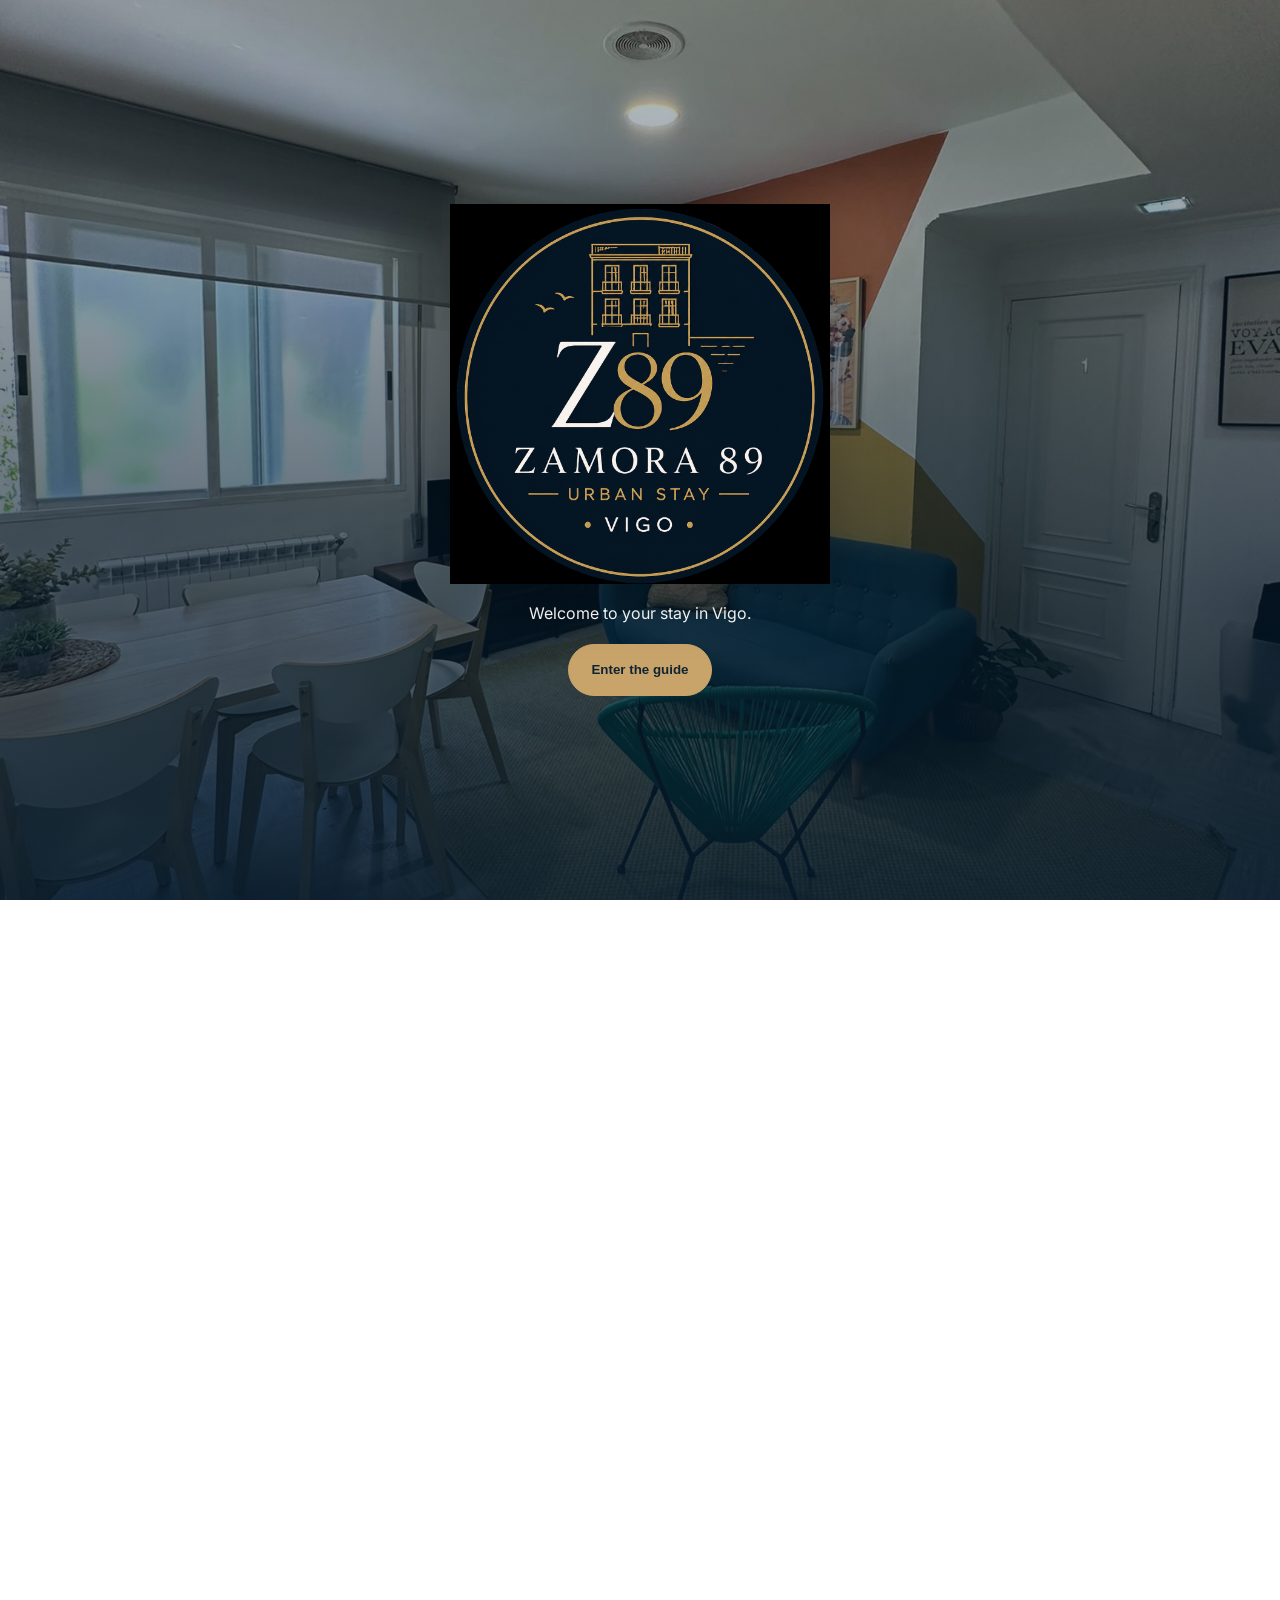
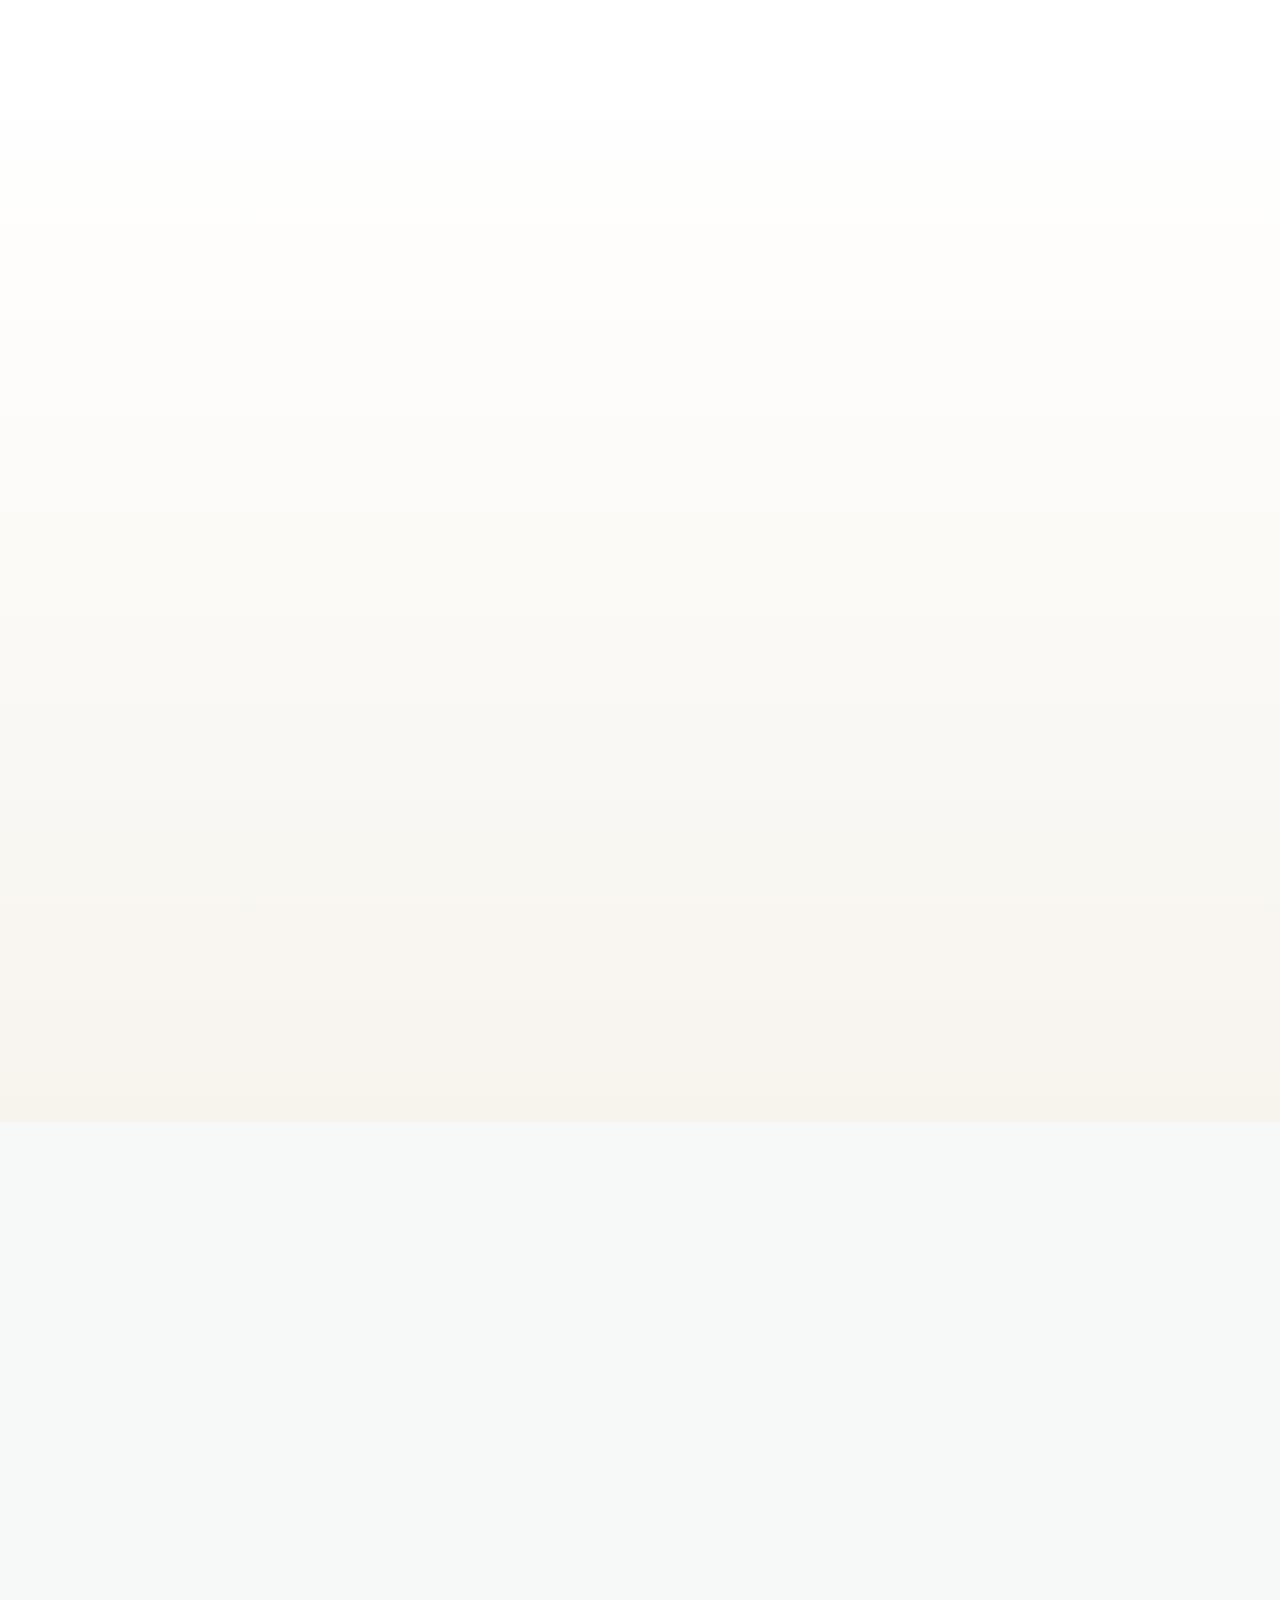
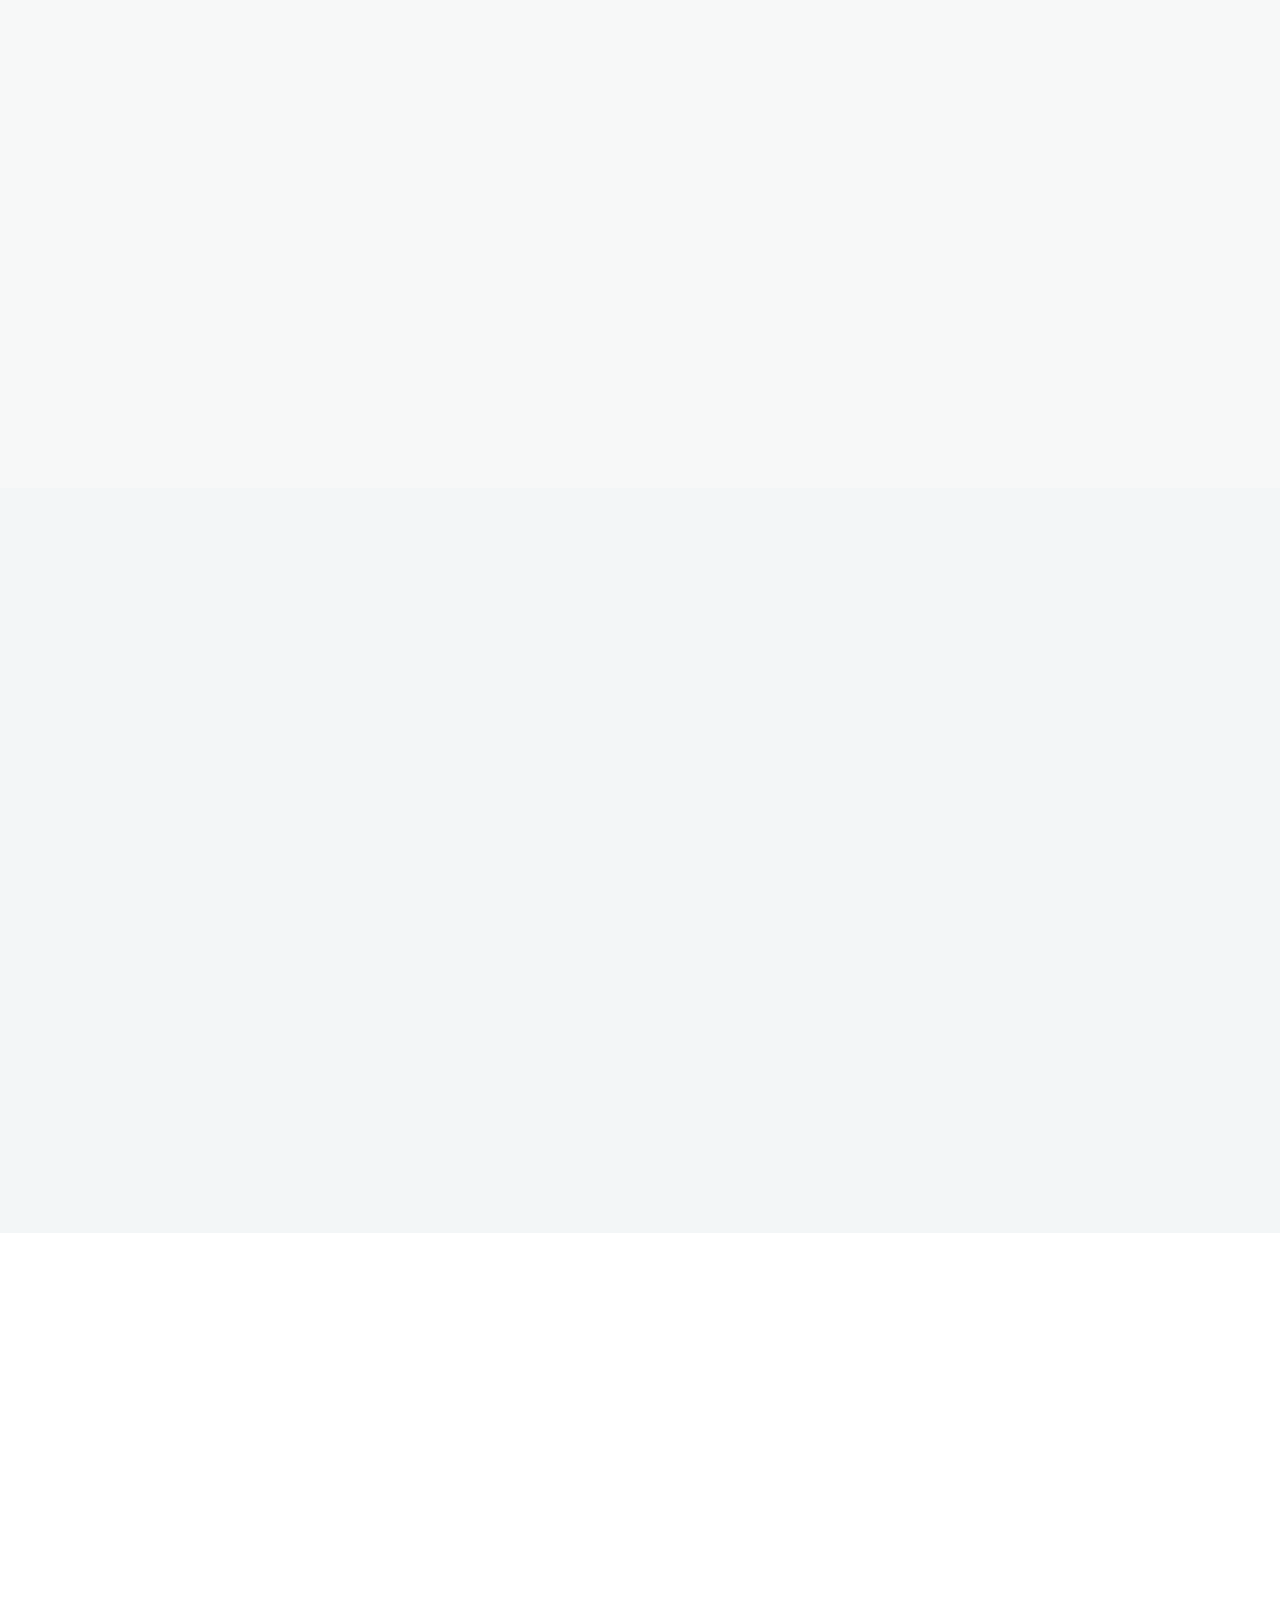
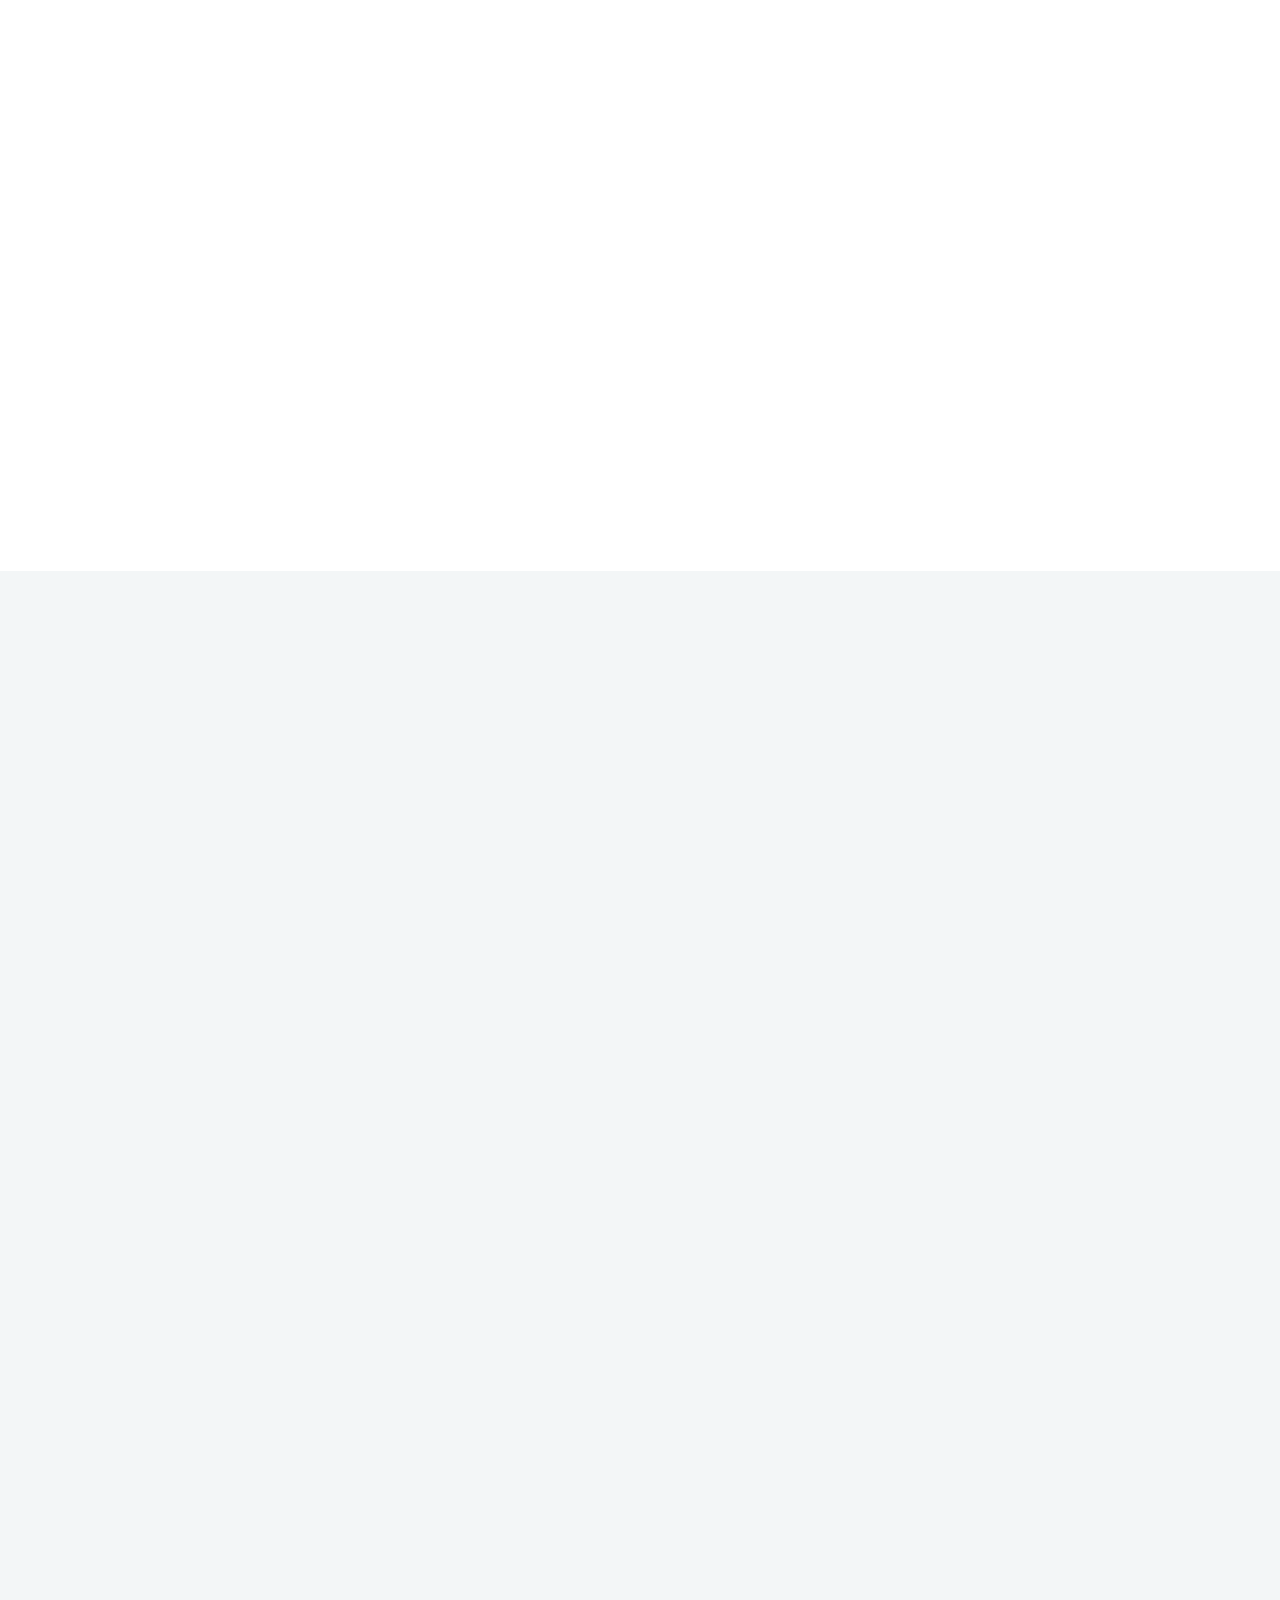
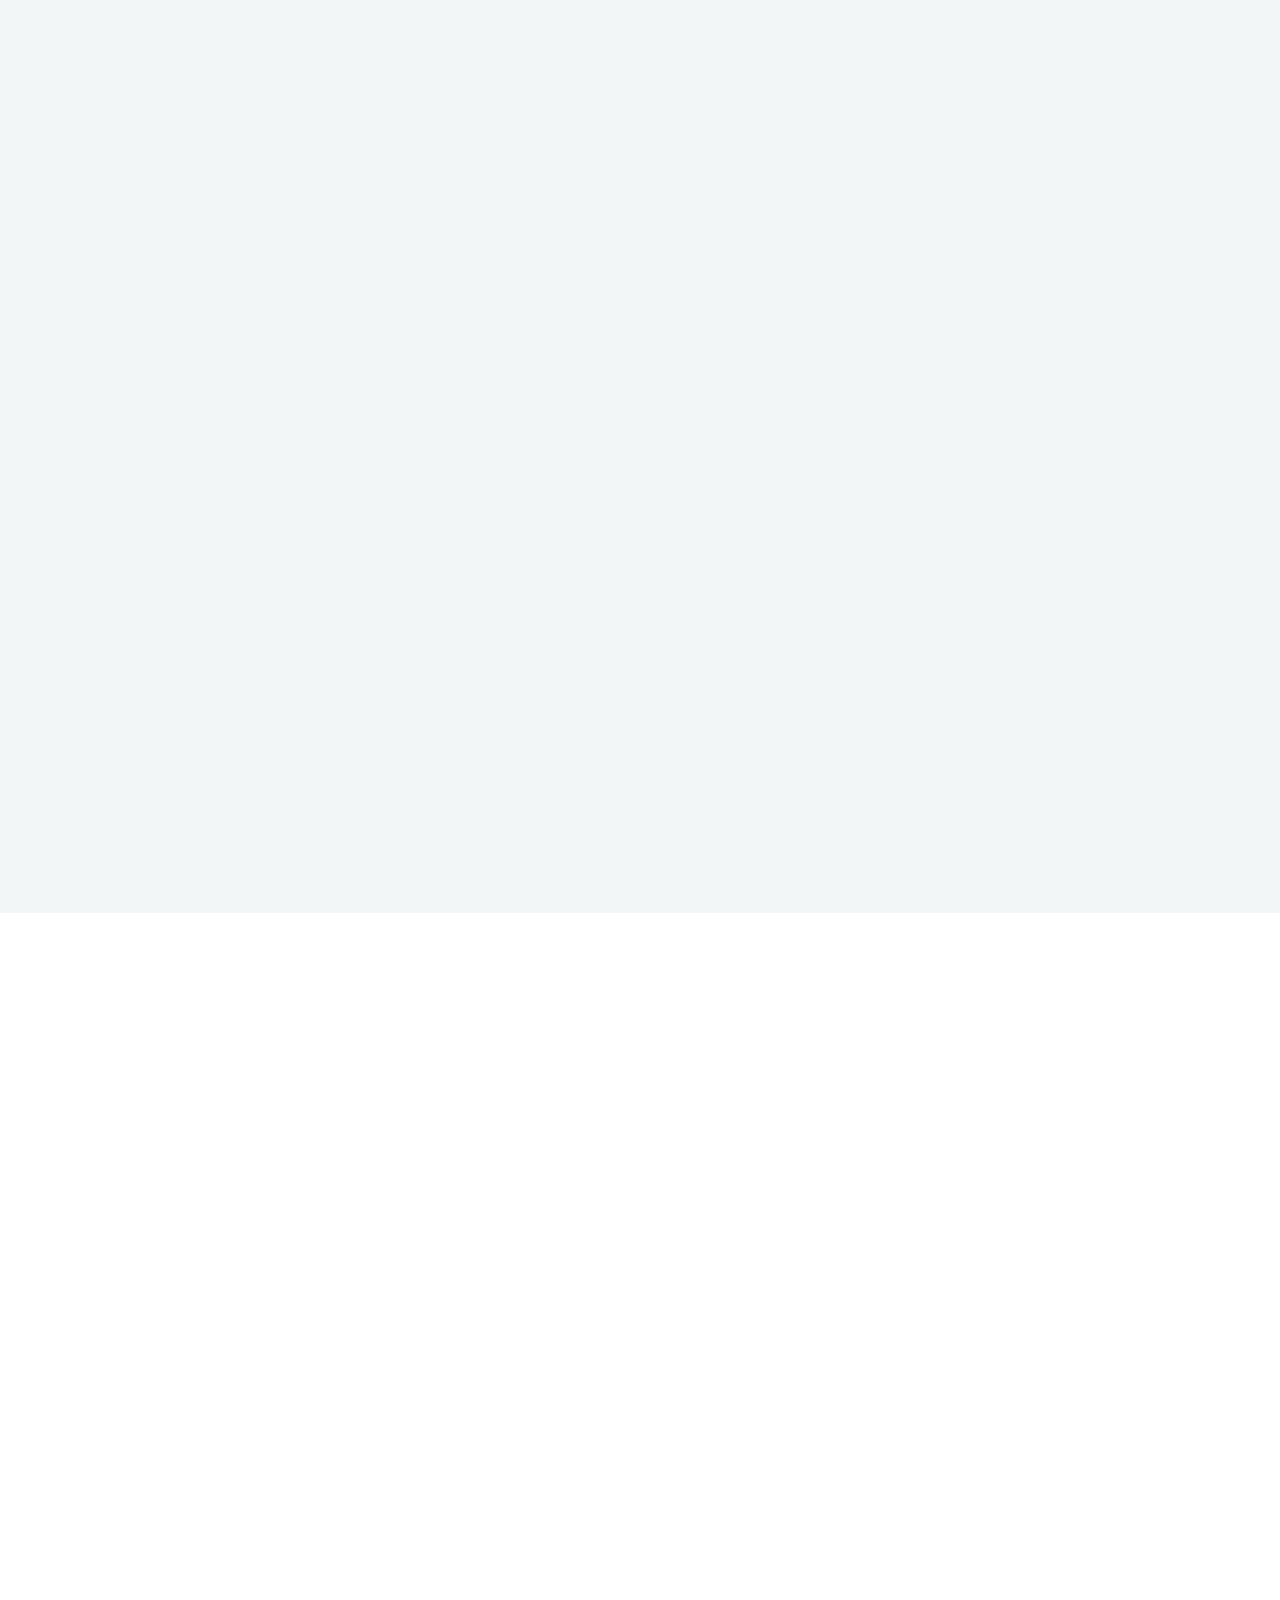
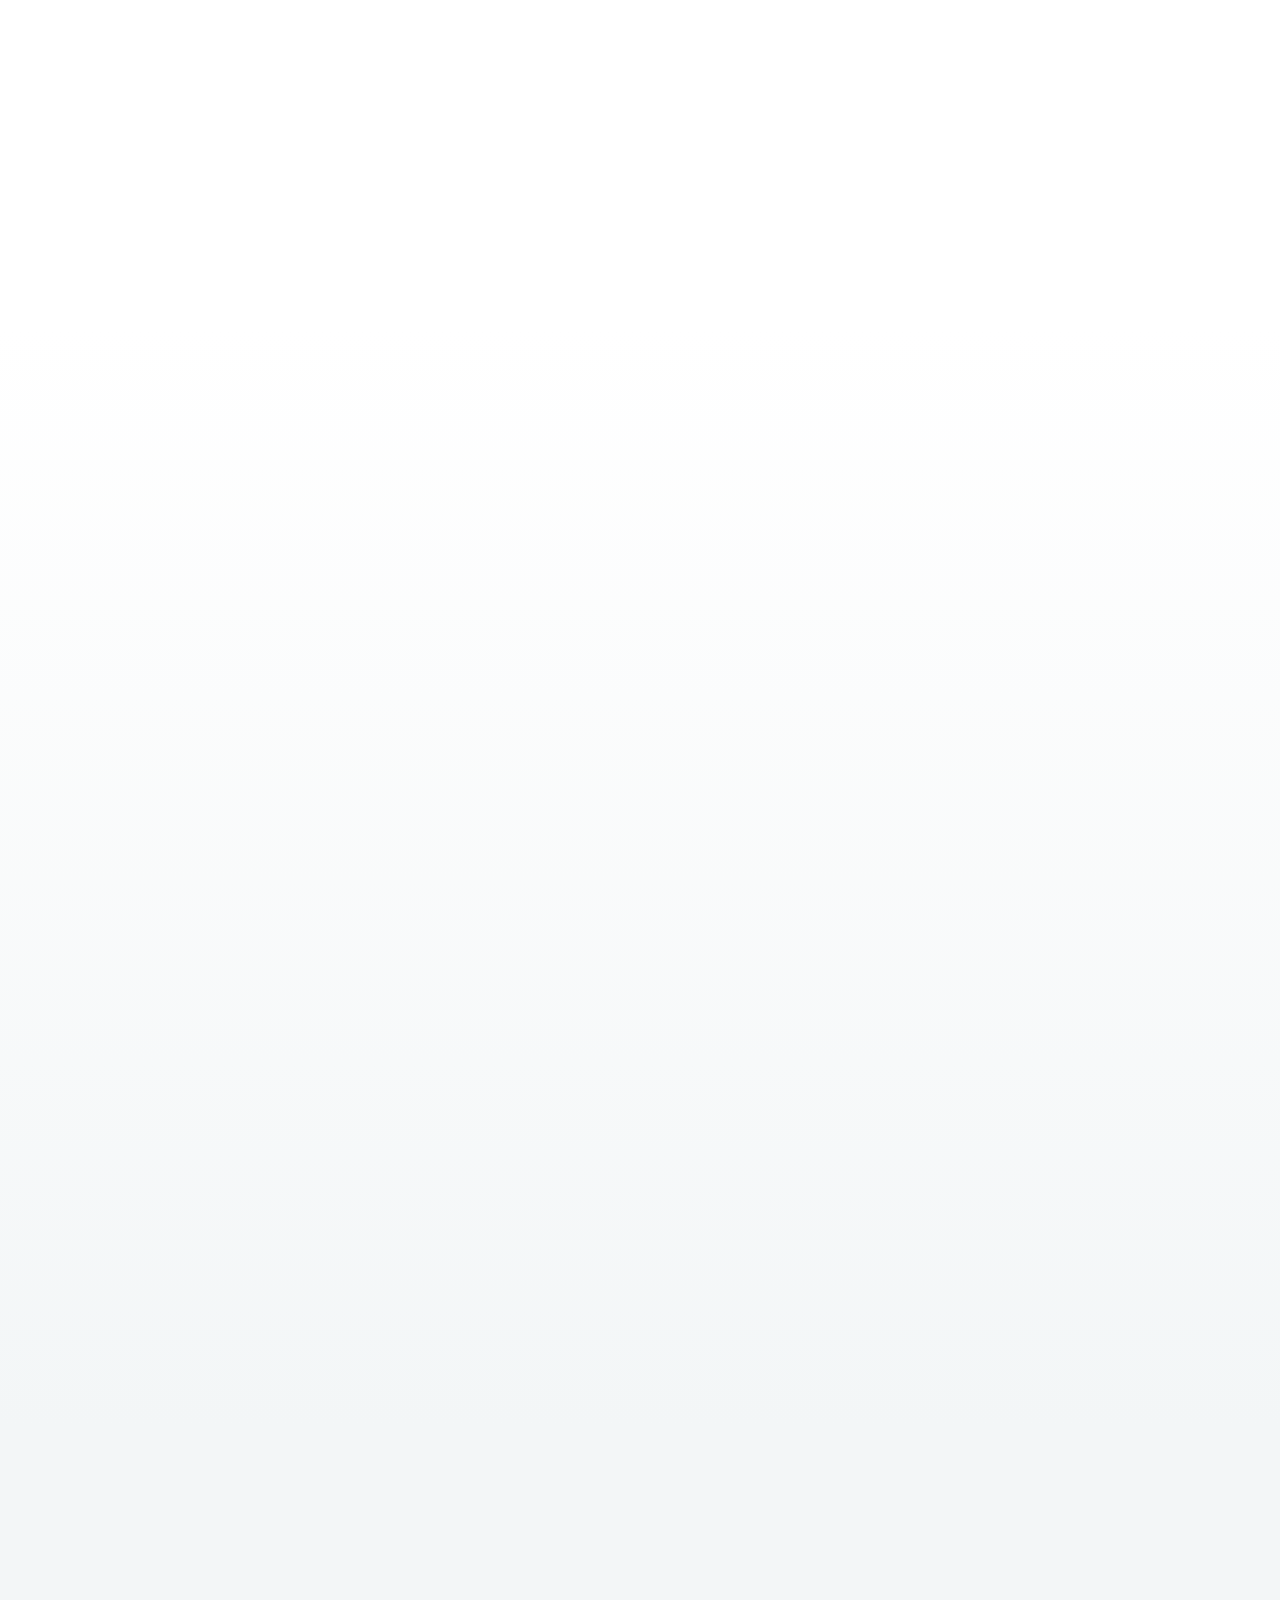
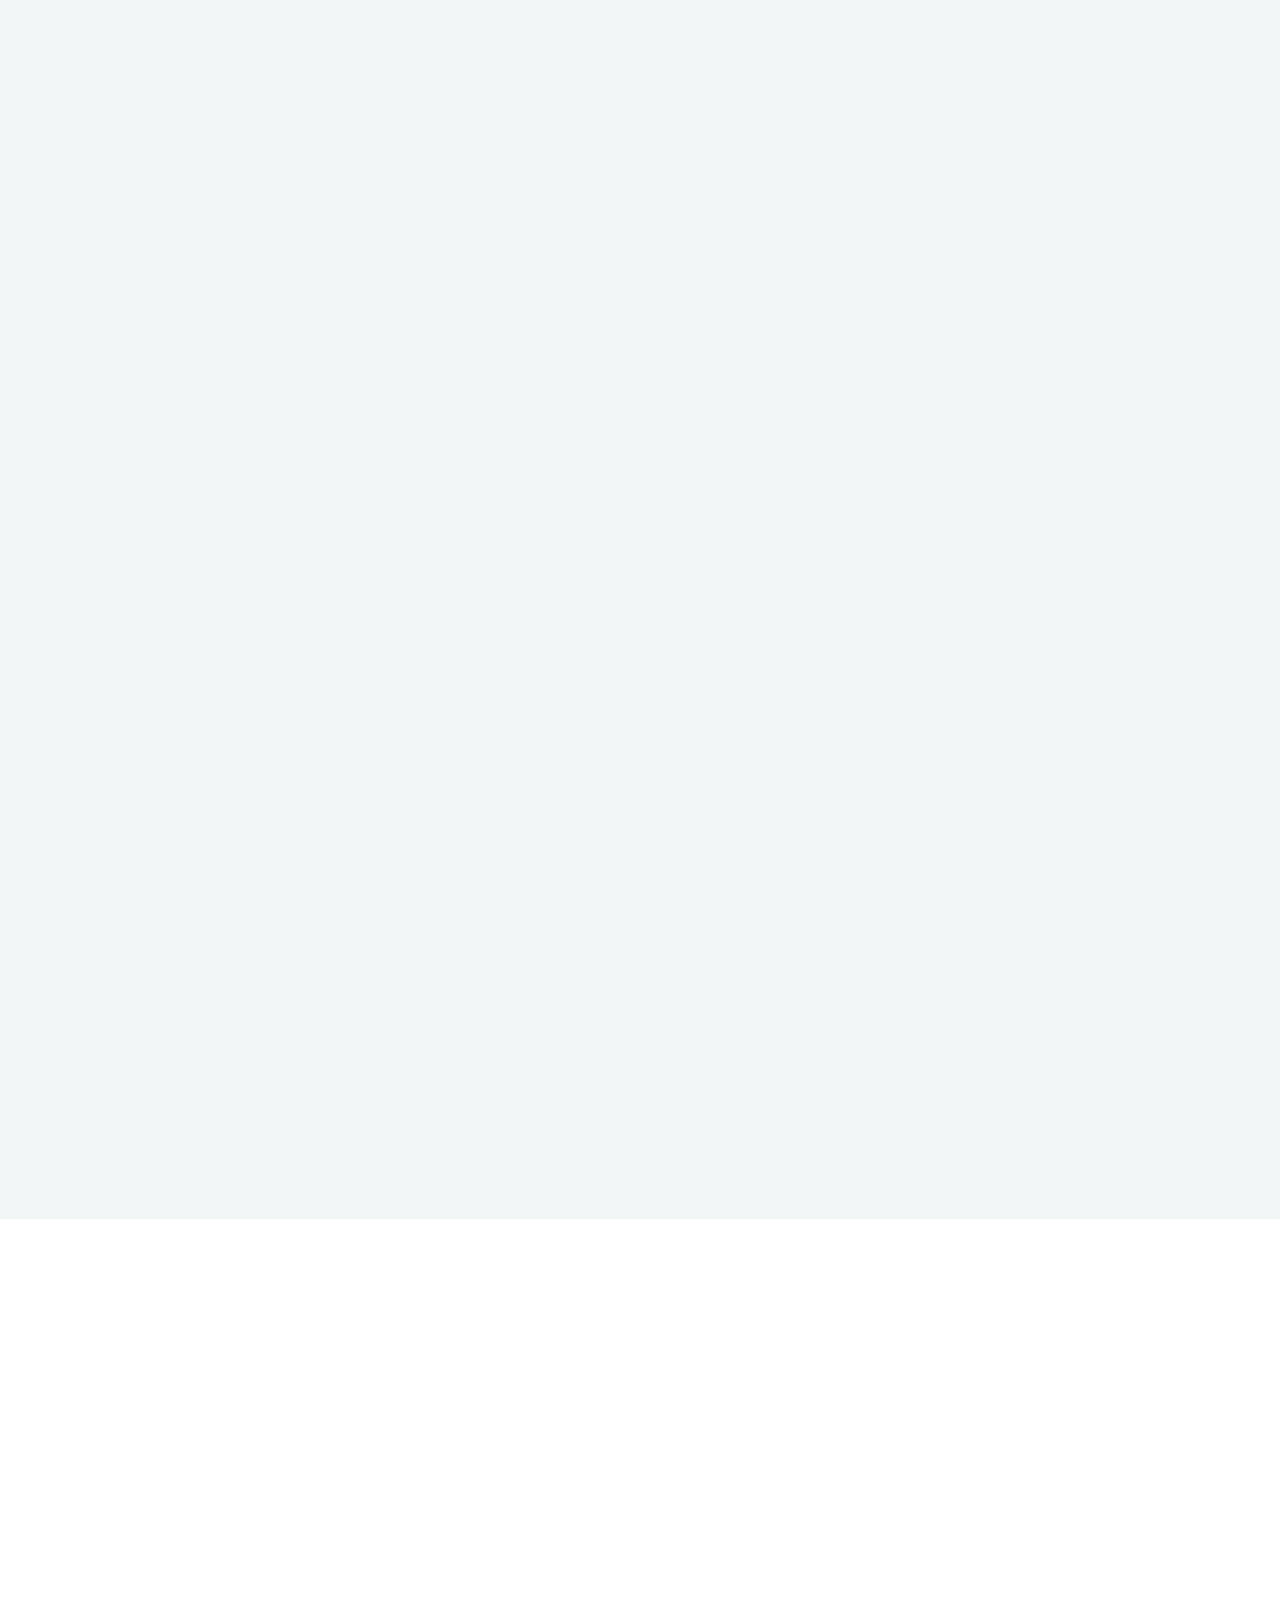
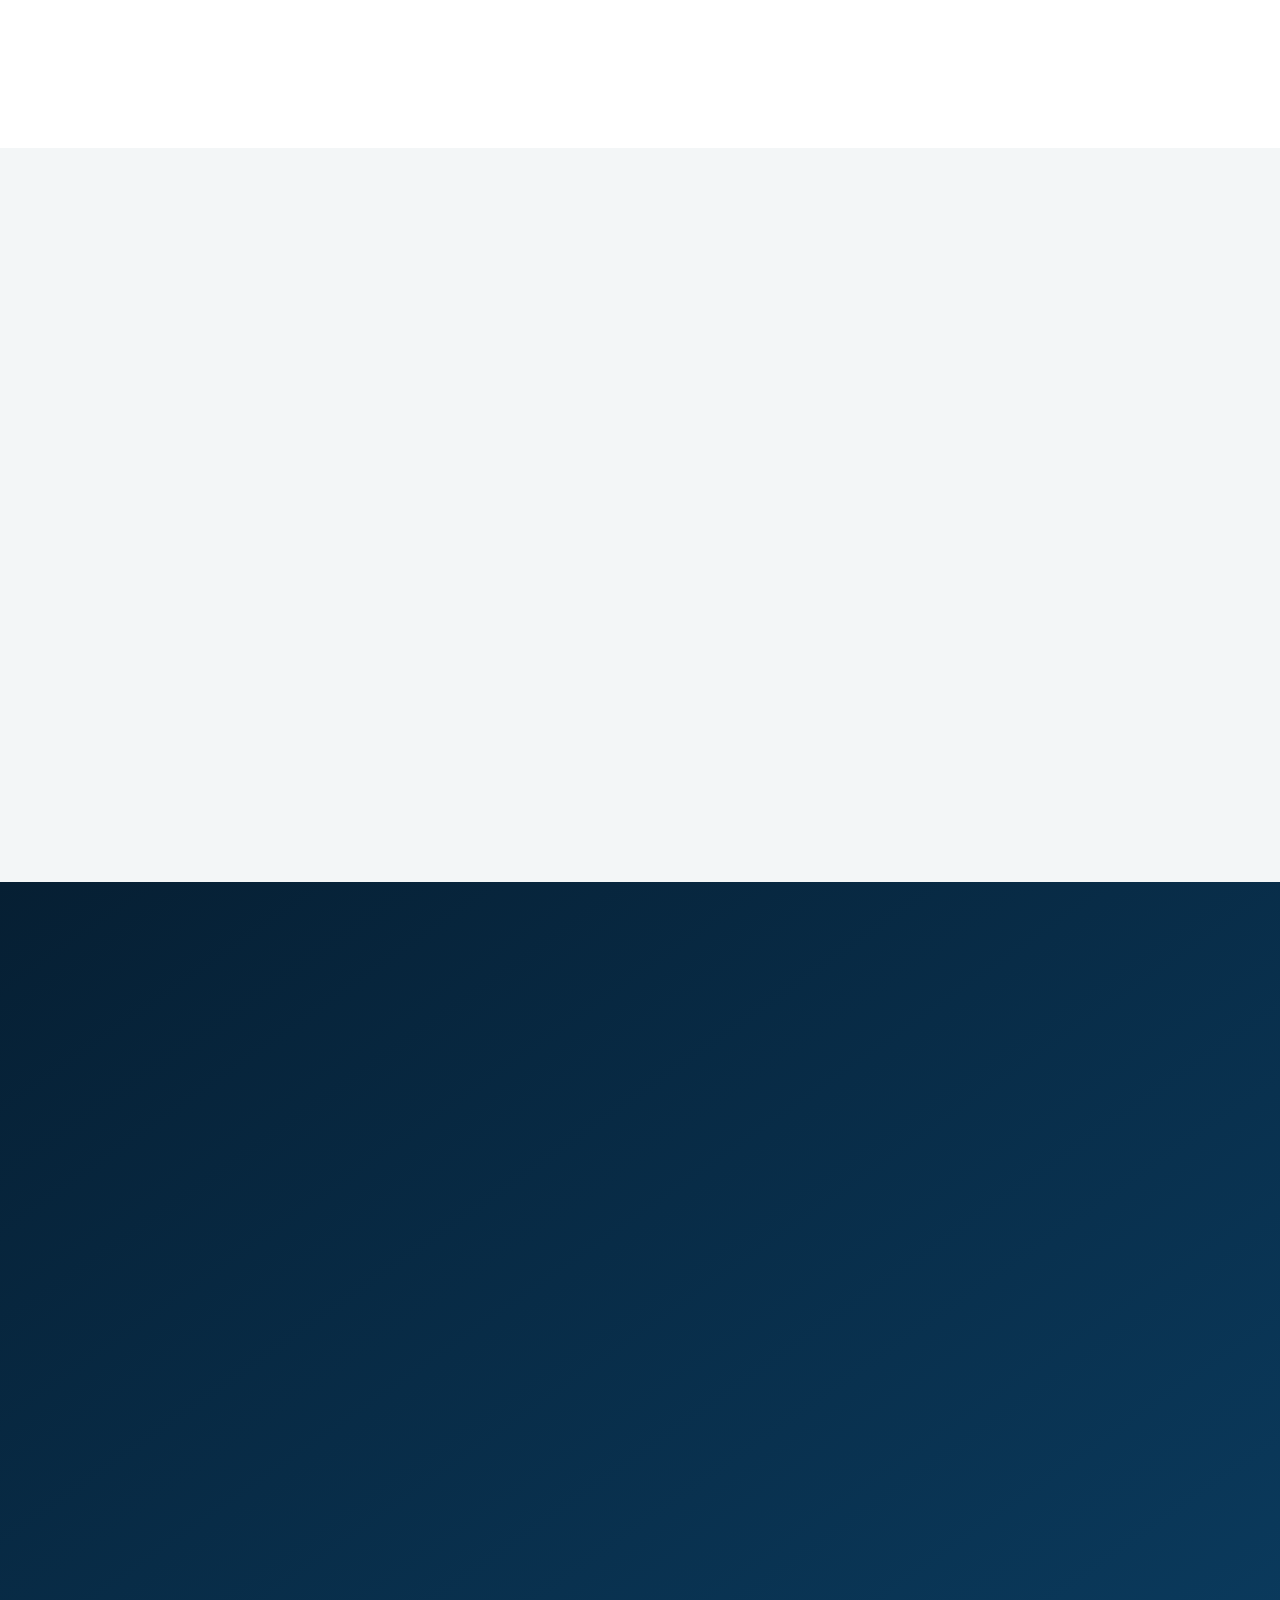
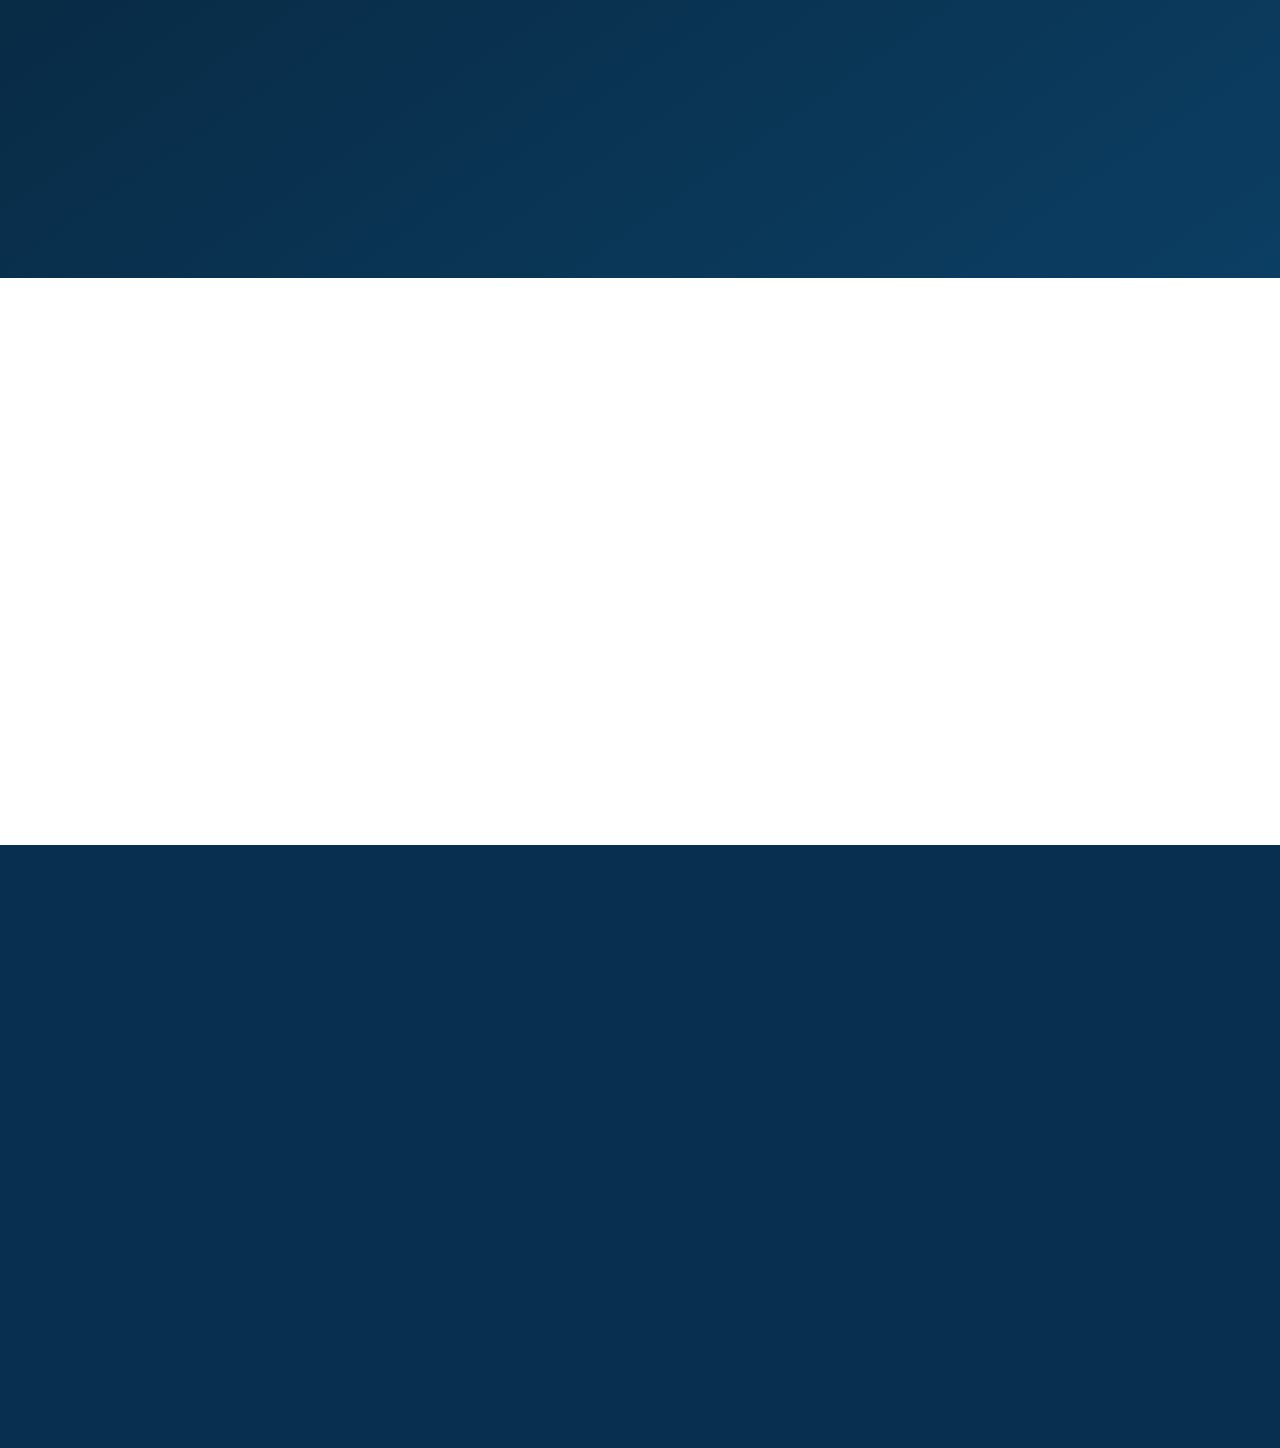
<file: index.html>
<!doctype html>
<html lang="es">
<head>
  <meta charset="utf-8">
  <meta name="viewport" content="width=device-width,initial-scale=1,viewport-fit=cover">
  <meta name="theme-color" content="#082f4f">
  <meta name="description" content="Guía digital oficial de Zamora 89 Urban Stay en Vigo: llegada, WiFi, apartamento, restaurantes, playas, servicios y recomendaciones.">
  <meta name="robots" content="index,follow">
  <link rel="canonical" href="https://zamora89urbanstay.com/">
  <meta property="og:type" content="website">
  <meta property="og:locale" content="es_ES">
  <meta property="og:title" content="Zamora 89 Urban Stay · Guía de huéspedes">
  <meta property="og:description" content="Todo lo necesario para disfrutar de tu estancia en Vigo.">
  <meta property="og:url" content="https://zamora89urbanstay.com/">
  <meta property="og:image" content="https://zamora89urbanstay.com/assets/living-renovated.jpeg">
  <meta name="twitter:card" content="summary_large_image">
  <title>Z89 · Zamora 89 Urban Stay · Vigo</title>
  <link rel="preconnect" href="https://fonts.googleapis.com">
  <link rel="preconnect" href="https://fonts.gstatic.com" crossorigin>
  <link href="https://fonts.googleapis.com/css2?family=Inter:wght@400;500;600;700&family=Manrope:wght@500;600;700;800&display=swap" rel="stylesheet">
  <link rel="manifest" href="manifest.webmanifest">
  <link rel="icon" type="image/png" href="assets/favicon.png">
  <link rel="apple-touch-icon" href="assets/icon-192.png">
  <link rel="stylesheet" href="styles.css">
</head>
<body>
<div class="welcome" id="welcome" aria-label="Bienvenida">
  <img src="assets/living-renovated.jpeg" alt="Salón renovado de Zamora 89 Urban Stay">
  <div class="welcome__shade"></div>
  <div class="welcome__content">
    <img class="welcome__logo" src="assets/logo-z89.png" alt="Zamora 89 Urban Stay">
    <p>Bienvenido a tu estancia en Vigo.</p>
    <button class="button button--gold" id="enterBtn">Entrar en la guía</button>
  </div>
</div>
<header class="topbar">
  <button class="icon-button" id="menuBtn" aria-expanded="false" aria-label="Abrir menú">☰</button>
  <a class="brand" href="#inicio" aria-label="Ir al inicio"><img src="assets/logo-z89.png" alt="Zamora 89 Urban Stay"></a>
  <div class="topbar__actions">
    <div class="language-picker">
      <button class="language-toggle" id="languageToggle" type="button" aria-expanded="false" aria-controls="languageMenu" aria-label="Seleccionar idioma"><span id="languageCurrent">🇪🇸 ES</span><span aria-hidden="true">⌄</span></button>
      <div class="language-menu" id="languageMenu">
        <button type="button" data-language="es">🇪🇸 Español</button>
        <button type="button" data-language="en">🇬🇧 English</button>
        <button type="button" data-language="fr">🇫🇷 Français</button>
        <button type="button" data-language="pt">🇵🇹 Português</button>
        <button type="button" data-language="de">🇩🇪 Deutsch</button>
      </div>
    </div>
    <a class="icon-button" href="https://www.google.com/maps/dir/?api=1&destination=Calle+Zamora+89%2C+Vigo" target="_blank" rel="noopener" aria-label="Cómo llegar">⌖</a>
  </div>
</header>
<aside class="drawer" id="drawer" aria-hidden="true">
  <button class="drawer__close" id="closeMenu" aria-label="Cerrar menú">×</button>
  <nav>
    <a href="#inicio">Inicio</a><a href="#llegada">Llegada y acceso</a><a href="#aparcamiento">Aparcamiento</a><a href="#wifi">WiFi</a><a href="#apartamento">El apartamento</a><a href="#habitaciones">Habitaciones</a>
    <a href="#vigo">Descubre Vigo</a><a href="#eventos">Eventos en Vigo</a><a href="#restaurantes">Restaurantes</a><a href="#cafeterias">Cafeterías</a>
    <a href="#servicios">Servicios cercanos</a><a href="#instalar">Instalar la app</a><a href="#checkout">Check-out</a><a href="#valoracion">Valora tu estancia</a>
  </nav>
</aside>
<div class="scrim" id="scrim"></div>
<main>
<section class="hero section" id="inicio">
  <div class="hero__copy">
    <span class="eyebrow">VIGO · GALICIA</span>
    <h1>Tu estancia en Vigo empieza aquí.</h1>
    <p>Todo lo necesario para llegar, instalarte y descubrir la ciudad con nuestras recomendaciones personales.</p>
    <div class="hero__actions"><a class="button" href="#apartamento">Explorar la guía</a></div>
  </div>
  <img src="assets/living-renovated.jpeg" alt="Salón renovado de Zamora 89">
</section>
<section class="quick-grid section section--compact" aria-label="Accesos principales">
  <a class="quick-card" href="#llegada"><span>↳</span><strong>Llegada</strong><small>Reconoce el edificio</small></a>
  <a class="quick-card" href="#wifi"><span>⌁</span><strong>WiFi</strong><small>Conexión mediante QR</small></a>
  <a class="quick-card" href="#apartamento"><span>⌂</span><strong>El apartamento</strong><small>7 habitaciones · 4 baños</small></a>
  <a class="quick-card" href="#vigo"><span>⌖</span><strong>Descubre Vigo</strong><small>Lugares imprescindibles</small></a>
</section>
<section class="section section--arrival" id="llegada">
  <div class="section-heading">
    <span class="eyebrow">LLEGADA AL EDIFICIO</span>
    <h2>Así reconocerás Zamora 89.</h2>
    <p>La entrada se encuentra en el número 89 de la calle Zamora. El edificio dispone de puerta automática, rampa y ascensor.</p>
  </div>
  <figure class="arrival-approved">
    <img src="assets/portal-aprobado.png" alt="Entrada y acceso de Zamora 89 Urban Stay">
  </figure>
  <div class="action-row"><a class="button" href="https://www.google.com/maps/dir/?api=1&destination=Calle+Zamora+89%2C+Vigo" target="_blank" rel="noopener">Abrir ruta en Google Maps</a></div>
</section>


<section class="section section--parking" id="aparcamiento">
  <div class="section-heading">
    <span class="eyebrow">LLEGADA EN COCHE</span>
    <h2>Aparcamiento cerca de Zamora 89.</h2>
    <p>Consulta la zona gratuita recomendada, el horario de la zona ORA y el parking cubierto más próximo.</p>
  </div>
  <figure class="parking-guide">
    <img src="assets/aparcamiento-zamora89.png" alt="Guía de aparcamiento de Zamora 89 con zona gratuita, zona ORA y parking cubierto">
  </figure>
  <div class="parking-actions">
    <a class="button" href="https://www.google.com/maps/search/?api=1&query=aparcamiento+cerca+de+Calle+Zamora+89+Vigo" target="_blank" rel="noopener">Abrir zona en Google Maps</a>
    <a class="button button--outline" href="https://www.telpark.com/" target="_blank" rel="noopener">Abrir Telpark</a>
  </div>
  <p class="parking-note"><strong>Zona ORA:</strong> lunes a viernes, de 09:00 a 14:00 y de 16:00 a 20:00. Máximo 2 horas. Comprueba siempre la señalización de la calle.</p>
</section>

<section class="section section--tint" id="wifi">
  <div class="section-heading">
    <span class="eyebrow">CONEXIÓN DEL APARTAMENTO</span>
    <h2>WiFi en un solo paso.</h2>
    <p>Escanea el código con la cámara del móvil o introduce los datos manualmente.</p>
  </div>
  <article class="wifi-clean-card">
    <div class="wifi-clean-info">
      <span class="wifi-icon" aria-hidden="true">⌁</span>
      <div class="wifi-field">
        <small>LÍNEA</small>
        <strong id="wifiNetwork">MOVISTAR_1440</strong>
      </div>
      <div class="wifi-divider"></div>
      <div class="wifi-field">
        <small>CLAVE</small>
        <strong id="wifiPassword">PVkoGihBWPyYa8wAD6oy</strong>
      </div>
      <button class="button button--small button--outline" id="copyWifi" type="button">Copiar clave</button>
    </div>
    <button class="wifi-clean-qr" type="button" data-qr="assets/wifi-qr-limpio.png" aria-label="Ampliar código QR del WiFi">
      <img src="assets/wifi-qr-limpio.png" alt="Código QR para conectarse al WiFi">
      <span>Escanear para conectar</span>
    </button>
  </article>
</section>

<div class="lightbox" id="wifiLightbox" aria-hidden="true">
  <button class="lightbox__close" id="closeWifi" type="button" aria-label="Cerrar imagen">×</button>
  <img id="wifiLightboxImage" src="assets/wifi-qr-limpio.png" alt="Código QR del WiFi ampliado">
</div>

<section class="section" id="apartamento">
  <div class="section-heading"><span class="eyebrow">TU ALOJAMIENTO</span><h2>Zamora 89 Urban Stay</h2><p>Calle Zamora 89 · Vigo. Un alojamiento amplio y luminoso, preparado para familias y grupos de hasta 12 huéspedes.</p></div>
  <div class="facts"><div><strong>7</strong><span>habitaciones</span></div><div><strong>4</strong><span>baños</span></div><div><strong>15:00</strong><span>check-in</span></div><div><strong>12:00</strong><span>check-out</span></div></div>
  <div class="action-row"><a class="button" href="https://www.google.com/maps/dir/?api=1&destination=Calle+Zamora+89%2C+Vigo" target="_blank" rel="noopener">Cómo llegar</a></div>
  <div class="split-feature"><img src="assets/kitchen.jpeg" alt="Cocina de Zamora 89" loading="lazy"><div><span class="eyebrow">COCINA Y SALÓN</span><h3>Espacios para compartir.</h3><ul class="checklist"><li>Cocina equipada</li><li>Horno y microondas</li><li>Lavadora</li><li>Cafetera</li><li>Comedor amplio</li><li>Salón renovado</li><li>Ascensor</li></ul></div></div>
</section>
<section class="section section--tint" id="habitaciones">
  <div class="section-heading"><span class="eyebrow">DESCANSO Y PRIVACIDAD</span><h2>Las habitaciones</h2><p>Todas disponen de televisión y nevera privada. La Habitación 1 tiene un pequeño balcón y la Habitación 7 cuenta con cama individual.</p></div>
  <div class="gallery gallery--rooms">
    <article class="photo-card"><img src="assets/room-1.jpeg" alt="Habitación 1" loading="lazy"><div><strong>Habitación 1</strong><span>140 × 200 · balcón</span></div></article>
    <article class="photo-card"><img src="assets/room-2.jpeg" alt="Habitación 2" loading="lazy"><div><strong>Habitación 2</strong><span>140 × 200</span></div></article>
    <article class="photo-card"><img src="assets/room-3.jpeg" alt="Habitación 3" loading="lazy"><div><strong>Habitación 3</strong><span>140 × 200</span></div></article>
    <article class="photo-card"><img src="assets/room-4.jpeg" alt="Habitación 4" loading="lazy"><div><strong>Habitación 4</strong><span>140 × 200</span></div></article>
    <article class="photo-card"><img src="assets/room-5.jpeg" alt="Habitación 5" loading="lazy"><div><strong>Habitación 5</strong><span>140 × 200</span></div></article>
    <article class="photo-card"><img src="assets/room-6.jpeg" alt="Habitación 6" loading="lazy"><div><strong>Habitación 6</strong><span>140 × 200</span></div></article>
    <article class="photo-card"><img src="assets/room-7.jpeg" alt="Habitación 7" loading="lazy"><div><strong>Habitación 7</strong><span>90 × 200</span></div></article>
  </div>
  <h3 class="subheading">Cuatro baños</h3>
  <div class="gallery gallery--baths">
    <article class="photo-card"><img src="assets/bath-1.jpeg" alt="Baño 1" loading="lazy"><div><strong>Baño 1</strong><span>Ducha</span></div></article>
    <article class="photo-card"><img src="assets/bath-2.jpeg" alt="Baño 2" loading="lazy"><div><strong>Baño 2</strong><span>Ducha</span></div></article>
    <article class="photo-card"><img src="assets/bath-3.jpeg" alt="Baño 3" loading="lazy"><div><strong>Baño 3</strong><span>Ducha</span></div></article>
    <article class="photo-card"><img src="assets/bath-4.jpeg" alt="Baño 4" loading="lazy"><div><strong>Baño 4</strong><span>Ducha</span></div></article>
  </div>
  <div class="split-feature wellness"><img src="assets/wellness.jpeg" alt="Espacio de ejercicio" loading="lazy"><div><span class="eyebrow">UN EXTRA DURANTE TU ESTANCIA</span><h3>Un espacio para cuidarte.</h3><p>Una pequeña sala equipada para empezar el día con energía o estirar después de recorrer Vigo.</p></div></div>
</section>
<section class="section" id="vigo">
  <div class="section-heading"><span class="eyebrow">NUESTRA CIUDAD</span><h2>Descubre Vigo</h2><p>Distancias y tiempos aproximados desde Calle Zamora 89. Pulsa cada tarjeta para abrir la ruta actualizada en Google Maps.</p></div>
  <div class="destination-grid travel-grid">
    <a href="https://www.google.com/maps/dir/?api=1&origin=Calle+Zamora+89%2C+Vigo&destination=Casco+Vello%2C+Vigo" target="_blank" rel="noopener"><strong>Casco Vello</strong><span>Historia, plazas y ambiente local</span><div class="route-meta"><b>🚶 2,4 km · 32 min</b><b>🚗 3,0 km · 11 min</b></div><em>Ver ruta</em></a>
    <a href="https://www.google.com/maps/dir/?api=1&origin=Calle+Zamora+89%2C+Vigo&destination=Monte+do+Castro%2C+Vigo" target="_blank" rel="noopener"><strong>Monte do Castro</strong><span>Las mejores vistas de la ría</span><div class="route-meta"><b>🚶 2,0 km · 28 min</b><b>🚗 2,6 km · 9 min</b></div><em>Ver ruta</em></a>
    <a href="https://www.google.com/maps/dir/?api=1&origin=Calle+Zamora+89%2C+Vigo&destination=Playa+de+Samil%2C+Vigo" target="_blank" rel="noopener"><strong>Playa de Samil</strong><span>Paseo, arena y puesta de sol</span><div class="route-meta"><b>🚶 5,6 km · 1 h 15 min</b><b>🚗 6,2 km · 14 min</b></div><em>Ver ruta</em></a>
    <a href="https://www.google.com/maps/dir/?api=1&origin=Calle+Zamora+89%2C+Vigo&destination=Playa+de+O+Vao%2C+Vigo" target="_blank" rel="noopener"><strong>Playa de O Vao</strong><span>Arena blanca y ambiente tranquilo</span><div class="route-meta"><b>🚶 7,4 km · 1 h 38 min</b><b>🚗 8,0 km · 18 min</b></div><em>Ver ruta</em></a>
    <a href="https://www.google.com/maps/dir/?api=1&origin=Calle+Zamora+89%2C+Vigo&destination=Puerto+de+Vigo" target="_blank" rel="noopener"><strong>Puerto y Náutico</strong><span>Un paseo junto al mar</span><div class="route-meta"><b>🚶 2,5 km · 33 min</b><b>🚗 3,2 km · 11 min</b></div><em>Ver ruta</em></a>
    <a href="https://www.google.com/maps/dir/?api=1&origin=Calle+Zamora+89%2C+Vigo&destination=Calle+Principe%2C+Vigo" target="_blank" rel="noopener"><strong>Calle Príncipe</strong><span>Compras y centro urbano</span><div class="route-meta"><b>🚶 1,8 km · 24 min</b><b>🚗 2,2 km · 8 min</b></div><em>Ver ruta</em></a>
    <a href="https://www.google.com/maps/dir/?api=1&origin=Calle+Zamora+89%2C+Vigo&destination=Estacion+Maritima+de+Vigo" target="_blank" rel="noopener"><strong>Islas Cíes</strong><span>Salida desde la Estación Marítima</span><div class="route-meta"><b>🚶 2,7 km · 36 min</b><b>🚗 3,3 km · 12 min</b></div><em>Ir al embarque</em></a>
  </div>
  <p class="estimate-note">Los tiempos son orientativos y pueden variar según el tráfico, el ritmo al caminar y la ruta elegida.</p>
</section>

<section class="section section--events" id="eventos">
  <div class="section-heading">
    <span class="eyebrow">AGENDA ACTUALIZADA · AGOSTO 2026</span>
    <h2>Próximos eventos en Vigo.</h2>
    <p>Una selección de los conciertos, espectáculos y fiestas más próximos. Pulsa cada tarjeta para consultar la información oficial.</p>
  </div>
  <div class="events-grid events-grid--upcoming">
    <a class="event-card event-card--featured" href="https://hoxe.vigo.org/actualidade/avisos_transporte.php?id=3684&amp;lang=es" target="_blank" rel="noopener">
      <span class="event-date"><b>07</b><small>AGO</small></span>
      <div><strong>Abraham Mateo</strong><small>Concierto en el Auditorio de Castrelos</small></div>
      <em>Ver información oficial</em>
    </a>
    <a class="event-card" href="https://hoxe.vigo.org/actualidade/avisos_transporte.php?id=3684&amp;lang=es" target="_blank" rel="noopener">
      <span class="event-date"><b>09</b><small>AGO</small></span>
      <div><strong>Ópera Nabucco</strong><small>Auditorio de Castrelos</small></div>
      <em>Ver información oficial</em>
    </a>
    <a class="event-card" href="https://hoxe.vigo.org/conecenos/f_agosto.php?lang=es" target="_blank" rel="noopener">
      <span class="event-date"><b>09</b><small>AGO</small></span>
      <div><strong>Fiesta del Pulpo</strong><small>Celebraciones populares de agosto</small></div>
      <em>Consultar fiestas</em>
    </a>
    <a class="event-card" href="https://hoxe.vigo.org/actualidade/avisos_transporte.php?id=3684&amp;lang=es" target="_blank" rel="noopener">
      <span class="event-date"><b>11</b><small>AGO</small></span>
      <div><strong>The Corrs</strong><small>Concierto en el Auditorio de Castrelos</small></div>
      <em>Ver información oficial</em>
    </a>
    <a class="event-card" href="https://auditoriomardevigo.com/mec-category/concertos/" target="_blank" rel="noopener">
      <span class="event-date"><b>14</b><small>AGO</small></span>
      <div><strong>Final del Concurso Internacional de Piano</strong><small>Auditorio Mar de Vigo</small></div>
      <em>Ver evento</em>
    </a>
    <a class="event-card" href="https://hoxe.vigo.org/actualidade/avisos_transporte.php?id=3684&amp;lang=es" target="_blank" rel="noopener">
      <span class="event-date"><b>14</b><small>AGO</small></span>
      <div><strong>Viva Suecia</strong><small>Concierto en el Auditorio de Castrelos</small></div>
      <em>Ver información oficial</em>
    </a>
    <a class="event-card" href="https://hoxe.vigo.org/actualidade/avisos_transporte.php?id=3684&amp;lang=es" target="_blank" rel="noopener">
      <span class="event-date"><b>15</b><small>AGO</small></span>
      <div><strong>Iván Ferreiro</strong><small>Concierto en el Auditorio de Castrelos</small></div>
      <em>Ver información oficial</em>
    </a>
    <a class="event-card" href="https://hoxe.vigo.org/conecenos/f_agosto.php?lang=es" target="_blank" rel="noopener">
      <span class="event-date"><b>15–16</b><small>AGO</small></span>
      <div><strong>Fiestas de San Roque</strong><small>Fiestas populares y celebraciones locales</small></div>
      <em>Consultar fiestas</em>
    </a>
    <a class="event-card" href="https://hoxe.vigo.org/actualidade/avisos_transporte.php?id=3684&amp;lang=es" target="_blank" rel="noopener">
      <span class="event-date"><b>16</b><small>AGO</small></span>
      <div><strong>FNAC Live</strong><small>Concierto en el Auditorio de Castrelos</small></div>
      <em>Ver información oficial</em>
    </a>
    <a class="event-card" href="https://hoxe.vigo.org/conecenos/f_agosto.php?lang=es" target="_blank" rel="noopener">
      <span class="event-date"><b>18–24</b><small>AGO</small></span>
      <div><strong>Romería de la Virgen del Alba</strong><small>Monte Alba</small></div>
      <em>Consultar fiestas</em>
    </a>
    <a class="event-card" href="https://hoxe.vigo.org/conecenos/f_agosto.php?lang=es" target="_blank" rel="noopener">
      <span class="event-date"><b>22–23</b><small>AGO</small></span>
      <div><strong>Fiesta del Rosario</strong><small>Lavadores</small></div>
      <em>Consultar fiestas</em>
    </a>
  </div>
  <p class="events-note">Agenda revisada el 5 de agosto de 2026. Los horarios y programas pueden cambiar; consulta siempre la información oficial antes de desplazarte.</p>
</section>

<section class="section section--tint" id="restaurantes">
  <div class="section-heading"><span class="eyebrow">SELECCIÓN DEL ANFITRIÓN</span><h2>Restaurantes</h2><p>Precio medio orientativo por persona, distancia y tiempo aproximado desde el apartamento.</p></div>
  <div class="restaurant-list restaurant-list--details">
    <a href="https://www.google.com/maps/dir/?api=1&origin=Calle+Zamora+89%2C+Vigo&destination=Nisio+Vigo" target="_blank" rel="noopener"><strong>Nisio</strong><span>Marisco y pescado · €€€</span><div class="route-meta"><b>🚶 18 min</b><b>🚗 6 min</b><b>≈ 30–45 €</b></div><em>Abrir ruta</em></a>
    <a href="https://www.google.com/maps/dir/?api=1&origin=Calle+Zamora+89%2C+Vigo&destination=Casa+Moncho+Vigo" target="_blank" rel="noopener"><strong>Casa Moncho</strong><span>Cocina gallega · €€</span><div class="route-meta"><b>🚶 24 min</b><b>🚗 8 min</b><b>≈ 20–30 €</b></div><em>Abrir ruta</em></a>
    <a href="https://www.google.com/maps/dir/?api=1&origin=Calle+Zamora+89%2C+Vigo&destination=Casa+Marco+Vigo" target="_blank" rel="noopener"><strong>Casa Marco</strong><span>Cocina gallega cuidada · €€€</span><div class="route-meta"><b>🚶 22 min</b><b>🚗 8 min</b><b>≈ 30–45 €</b></div><em>Abrir ruta</em></a>
    <a href="https://www.google.com/maps/dir/?api=1&origin=Calle+Zamora+89%2C+Vigo&destination=Follas+Novas+Vigo" target="_blank" rel="noopener"><strong>Follas Novas</strong><span>Cocina gallega · €€</span><div class="route-meta"><b>🚶 21 min</b><b>🚗 7 min</b><b>≈ 20–30 €</b></div><em>Abrir ruta</em></a>
    <a href="https://www.google.com/maps/dir/?api=1&origin=Calle+Zamora+89%2C+Vigo&destination=Taberna+del+Nautico+Vigo" target="_blank" rel="noopener"><strong>Taberna del Náutico</strong><span>Producto del mar · €€</span><div class="route-meta"><b>🚶 34 min</b><b>🚗 11 min</b><b>≈ 20–35 €</b></div><em>Abrir ruta</em></a>
    <a href="https://www.google.com/maps/dir/?api=1&origin=Calle+Zamora+89%2C+Vigo&destination=Don+Marco+Vigo" target="_blank" rel="noopener"><strong>Don Marco</strong><span>Italiano · €€</span><div class="route-meta"><b>🚶 25 min</b><b>🚗 8 min</b><b>≈ 18–28 €</b></div><em>Abrir ruta</em></a>
    <a href="https://www.google.com/maps/dir/?api=1&origin=Calle+Zamora+89%2C+Vigo&destination=La+Pepita+Vigo" target="_blank" rel="noopener"><strong>La Pepita</strong><span>Hamburguesas · €€</span><div class="route-meta"><b>🚶 25 min</b><b>🚗 8 min</b><b>≈ 15–22 €</b></div><em>Abrir ruta</em></a>
    <a href="https://www.google.com/maps/dir/?api=1&origin=Calle+Zamora+89%2C+Vigo&destination=Heladeria+Capri+Vigo" target="_blank" rel="noopener"><strong>Capri</strong><span>Heladería · €</span><div class="route-meta"><b>🚶 24 min</b><b>🚗 8 min</b><b>≈ 4–8 €</b></div><em>Abrir ruta</em></a>
    <a href="https://www.google.com/maps/dir/?api=1&origin=Calle+Zamora+89%2C+Vigo&destination=Nikko+Vigo" target="_blank" rel="noopener"><strong>Nikko</strong><span>Cocina japonesa · €€€</span><div class="route-meta"><b>🚶 27 min</b><b>🚗 9 min</b><b>≈ 30–45 €</b></div><em>Abrir ruta</em></a>
    <a href="https://www.google.com/maps/dir/?api=1&origin=Calle+Zamora+89%2C+Vigo&destination=Restaurante+Los+Abetos%2C+Nigran" target="_blank" rel="noopener"><strong>Los Abetos</strong><span>Asador · carnes, pescados y mariscos · €€€€</span><div class="route-meta"><b>🚶 18 min</b><b>🚗 7 min</b><b>≈ 40–70 €</b></div><em>Abrir ruta</em></a>
    <a href="https://www.google.com/maps/dir/?api=1&origin=Calle+Zamora+89%2C+Vigo&destination=Los+Pinares+Vigo" target="_blank" rel="noopener"><strong>Los Pinares</strong><span>Cocina gallega · €€</span><div class="route-meta"><b>🚶 22 min</b><b>🚗 8 min</b><b>≈ 20–35 €</b></div><em>Abrir ruta</em></a>
    <a href="https://www.google.com/maps/dir/?api=1&origin=Calle+Zamora+89%2C+Vigo&destination=Bar+del+Puerto+Vigo" target="_blank" rel="noopener"><strong>Bar del Puerto</strong><span>Pescados y mariscos · €€</span><div class="route-meta"><b>🚶 24 min</b><b>🚗 9 min</b><b>≈ 18–35 €</b></div><em>Abrir ruta</em></a>
    <a href="https://www.google.com/maps/dir/?api=1&origin=Calle+Zamora+89%2C+Vigo&destination=La+Central+Vigo+Restaurante" target="_blank" rel="noopener"><strong>La Central</strong><span>Cocina de mercado · €€€</span><div class="route-meta"><b>🚶 17 min</b><b>🚗 6 min</b><b>≈ 30–50 €</b></div><em>Abrir ruta</em></a>
  </div>
  <p class="estimate-note">Precios orientativos por persona, sin contar combinaciones especiales, marisco por peso o bebidas premium.</p>
</section>
<section class="section" id="cafeterias">
  <div class="section-heading"><span class="eyebrow">CAFÉ Y DESAYUNOS</span><h2>Para empezar el día</h2><p>Opciones cómodas para desayunar, merendar o hacer una pausa.</p></div>
  <div class="restaurant-list restaurant-list--details">
    <a href="https://www.google.com/maps/dir/?api=1&origin=Calle+Zamora+89%2C+Vigo&destination=MARCO+Vigo" target="_blank" rel="noopener"><strong>Mamá Elvira MARCO</strong><span>Desayunos y pastelería · €</span><div class="route-meta"><b>🚶 24 min</b><b>🚗 8 min</b><b>≈ 5–12 €</b></div><em>Abrir ruta</em></a>
    <a href="https://www.google.com/maps/dir/?api=1&origin=Calle+Zamora+89%2C+Vigo&destination=Luces+de+Bohemia+Vigo" target="_blank" rel="noopener"><strong>Luces de Bohemia</strong><span>Desayunos y cocina casera · €€</span><div class="route-meta"><b>🚶 25 min</b><b>🚗 8 min</b><b>≈ 10–20 €</b></div><em>Abrir ruta</em></a>
    <a href="https://www.google.com/maps/dir/?api=1&origin=Calle+Zamora+89%2C+Vigo&destination=El+Molino+Vigo" target="_blank" rel="noopener"><strong>El Molino</strong><span>Cafetería y pastelería · €</span><div class="route-meta"><b>🚶 20 min</b><b>🚗 7 min</b><b>≈ 4–10 €</b></div><em>Abrir ruta</em></a>
  </div>
</section>
<section class="section section--tint" id="servicios">
  <div class="section-heading"><span class="eyebrow">CERCA DEL APARTAMENTO</span><h2>Servicios útiles</h2><p>Accesos directos para encontrar la opción abierta o disponible en ese momento.</p></div>
  <div class="destination-grid travel-grid">
    <a href="https://www.google.com/maps/search/?api=1&query=supermercado+cerca+de+Calle+Zamora+89+Vigo" target="_blank" rel="noopener"><strong>Supermercados</strong><span>Varias opciones en el entorno</span><div class="route-meta"><b>🚶 desde 3–8 min</b><b>🚗 2–4 min</b></div><em>Ver opciones</em></a>
    <a href="https://www.google.com/maps/search/?api=1&query=farmacia+cerca+de+Calle+Zamora+89+Vigo" target="_blank" rel="noopener"><strong>Farmacias</strong><span>Consulta cuál está abierta</span><div class="route-meta"><b>🚶 desde 4–9 min</b><b>🚗 3–5 min</b></div><em>Ver opciones</em></a>
    <a href="https://www.google.com/maps/search/?api=1&query=parking+cerca+de+Calle+Zamora+89+Vigo" target="_blank" rel="noopener"><strong>Aparcamiento</strong><span>Parkings públicos de la zona</span><div class="route-meta"><b>🚶 desde 6–12 min</b><b>🚗 4–7 min</b></div><em>Ver opciones</em></a>
    <a href="https://www.google.com/maps/dir/?api=1&origin=Calle+Zamora+89%2C+Vigo&destination=Casa+Hermo%2C+Avenida+Gran+Via+90%2C+Vigo" target="_blank" rel="noopener"><strong>Casa Hermo</strong><span>Productos gallegos · Gran Vía 90</span><div class="route-meta"><b>🚶 6 min</b><b>🚗 3 min</b></div><em>Abrir ruta</em></a>
  </div>
</section>

<section class="section section--install" id="instalar">
  <div class="section-heading">
    <span class="eyebrow">GUÍA INSTALABLE</span>
    <h2>Lleva Zamora 89 en tu móvil.</h2>
    <p>Instala esta guía como una aplicación para abrirla desde la pantalla de inicio y consultar la información esencial incluso con conexión limitada.</p>
  </div>
  <div class="install-grid">
    <article class="install-card install-card--android">
      <div class="install-card__icon" aria-hidden="true">A</div>
      <span class="eyebrow">ANDROID · CHROME</span>
      <h3>Instalación automática</h3>
      <ol>
        <li>Abre esta guía con Google Chrome.</li>
        <li>Pulsa el botón <strong>Instalar aplicación</strong>.</li>
        <li>Confirma para añadirla a tu pantalla de inicio.</li>
      </ol>
      <button class="button button--gold" id="installAndroidBtn" type="button">Instalar aplicación</button>
      <p class="install-status" id="androidInstallStatus">El botón se activará cuando Chrome permita la instalación.</p>
    </article>
    <article class="install-card install-card--ios">
      <div class="install-card__icon" aria-hidden="true"></div>
      <span class="eyebrow">IPHONE · SAFARI</span>
      <h3>Añadir a pantalla de inicio</h3>
      <ol>
        <li>Abre esta guía con Safari.</li>
        <li>Pulsa <strong>Compartir</strong> <span aria-label="icono compartir">□↑</span>.</li>
        <li>Elige <strong>Añadir a pantalla de inicio</strong>.</li>
        <li>Pulsa <strong>Añadir</strong>.</li>
      </ol>
      <button class="button button--outline" id="showIphoneHelp" type="button">Ver instrucciones iPhone</button>
    </article>
  </div>
  <div class="install-benefits">
    <span>Acceso rápido</span><span>Pantalla completa</span><span>Icono propio</span><span>Información esencial sin conexión</span>
  </div>
</section>

<div class="install-modal" id="iphoneHelp" aria-hidden="true">
  <div class="install-modal__panel" role="dialog" aria-modal="true" aria-labelledby="iphoneHelpTitle">
    <button class="install-modal__close" id="closeIphoneHelp" type="button" aria-label="Cerrar instrucciones">×</button>
    <span class="eyebrow">IPHONE · SAFARI</span>
    <h2 id="iphoneHelpTitle">Instala la guía en cuatro pasos</h2>
    <ol class="iphone-steps">
      <li><strong>Abre Safari.</strong><span>La instalación desde iPhone debe hacerse con Safari.</span></li>
      <li><strong>Pulsa Compartir □↑.</strong><span>Está en la barra inferior o superior del navegador.</span></li>
      <li><strong>Añadir a pantalla de inicio.</strong><span>Desplázate por el menú si no lo ves al principio.</span></li>
      <li><strong>Pulsa Añadir.</strong><span>El icono de Zamora 89 aparecerá junto a tus aplicaciones.</span></li>
    </ol>
  </div>
</div>

<section class="section" id="checkout">
  <div class="section-heading"><span class="eyebrow">ANTES DE MARCHAR</span><h2>Check-out · 12:00</h2><p>Gracias por ayudarnos a dejar el apartamento preparado para los próximos huéspedes.</p></div>
  <div class="checkout-list"><label><input type="checkbox"> Revisa que no olvidas nada.</label><label><input type="checkbox"> Apaga las luces y cierra las ventanas.</label><label><input type="checkbox"> Deja las llaves según las indicaciones recibidas.</label></div>
</section>
<section class="section section--review" id="valoracion">
  <div class="review-panel">
    <span class="eyebrow">GRACIAS POR ALOJARTE CON NOSOTROS</span>
    <h2>¿Nos cuentas cómo ha sido tu estancia?</h2>
    <p>Tu valoración ayuda a otros viajeros y nos permite seguir mejorando Zamora 89 Urban Stay.</p>
    <div class="review-actions">
      <a class="button button--gold" href="https://www.airbnb.es/rooms/44086976?unique_share_id=7eaabf99-3541-4779-92d0-7f8df6d7d857&viralityEntryPoint=1&s=76" target="_blank" rel="noopener">Valorar mi estancia en Airbnb</a>
      <a class="text-link" href="https://www.airbnb.es/rooms/44086976?unique_share_id=7eaabf99-3541-4779-92d0-7f8df6d7d857&viralityEntryPoint=1&s=76" target="_blank" rel="noopener">Subir fotos de la estancia</a>
    </div>
    <p class="review-note">También puedes añadir tus mejores fotografías de Vigo o del apartamento al publicar tu valoración.</p>
  </div>
</section>
</main>
<footer><img src="assets/logo-z89.png" alt="Zamora 89 Urban Stay"><p>Zamora 89 Urban Stay · Vigo</p><small>Guía digital oficial</small><a href="#inicio">Volver arriba</a></footer>
<button class="install-button" id="installBtn" hidden>Instalar app</button>
<div class="toast" id="toast" role="status" aria-live="polite"></div>
<script src="i18n.js"></script>
<script src="app.js"></script>
</body>
</html>
</file>
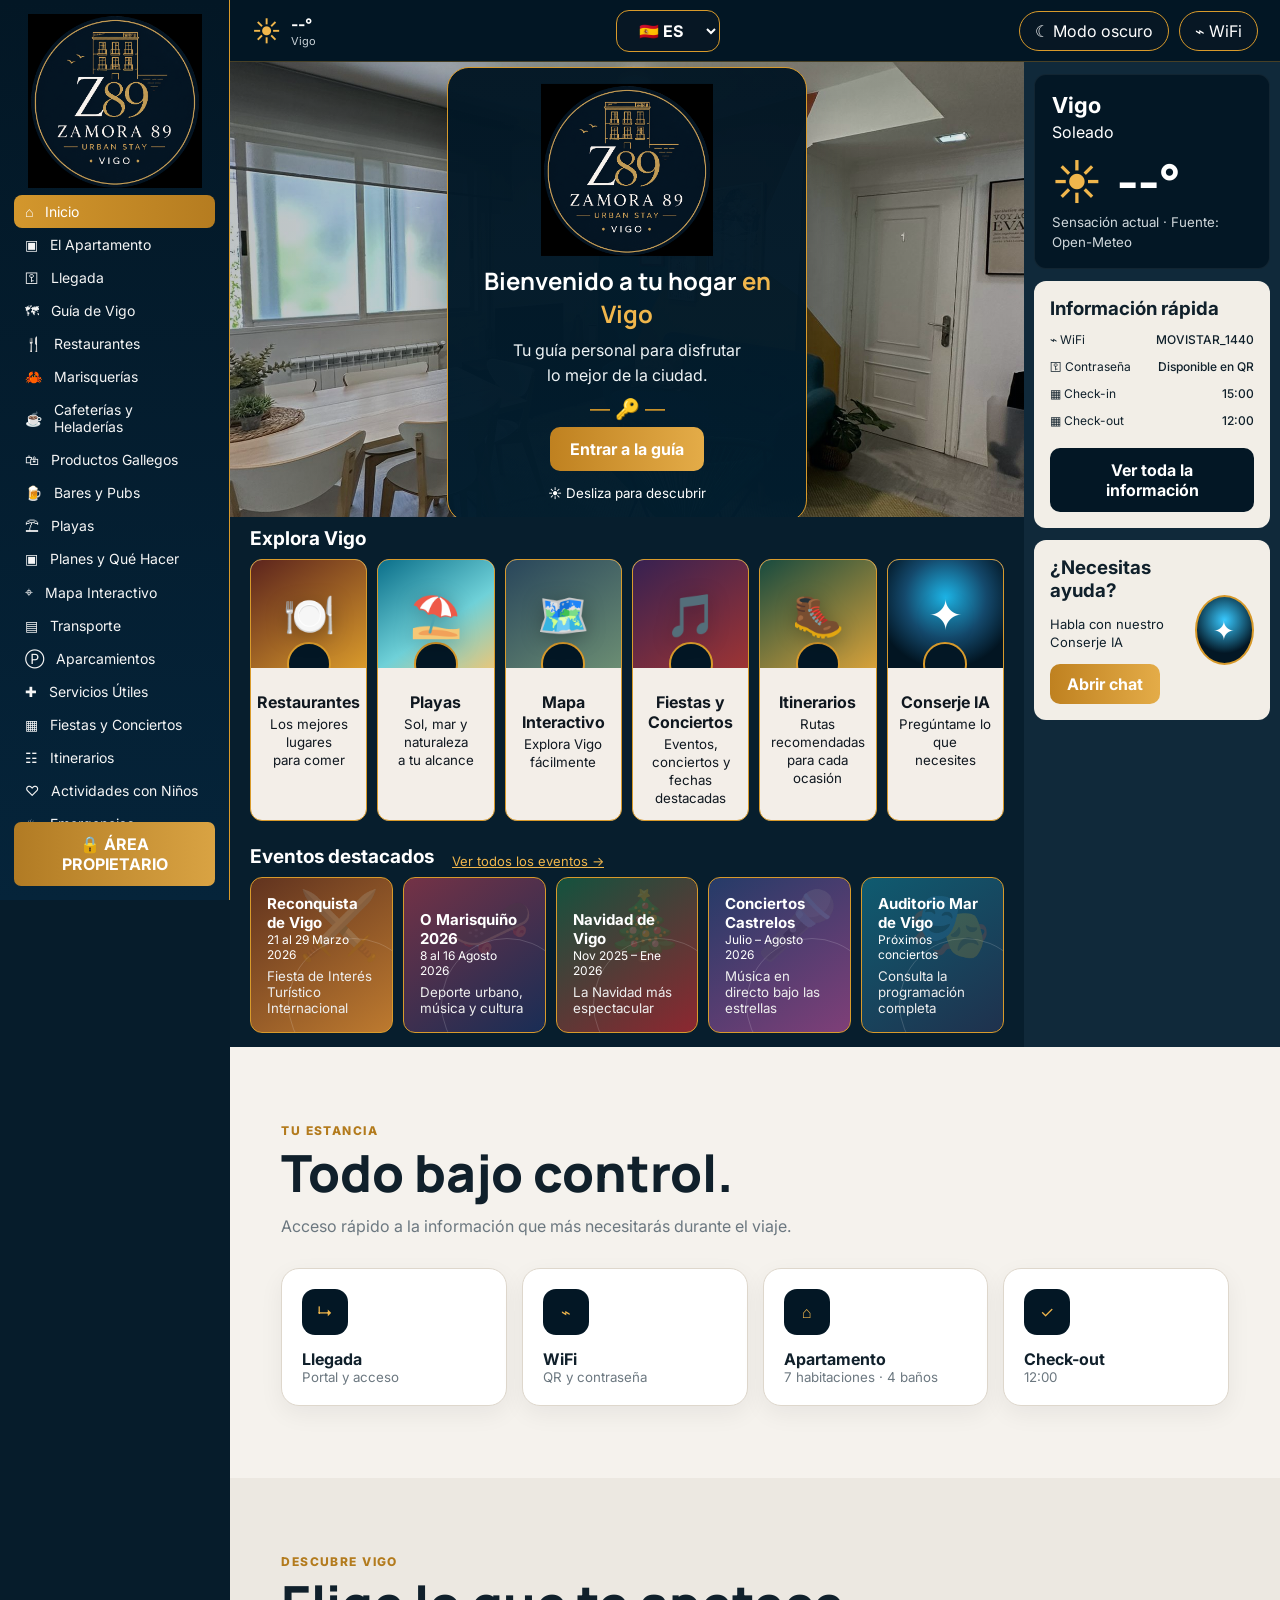
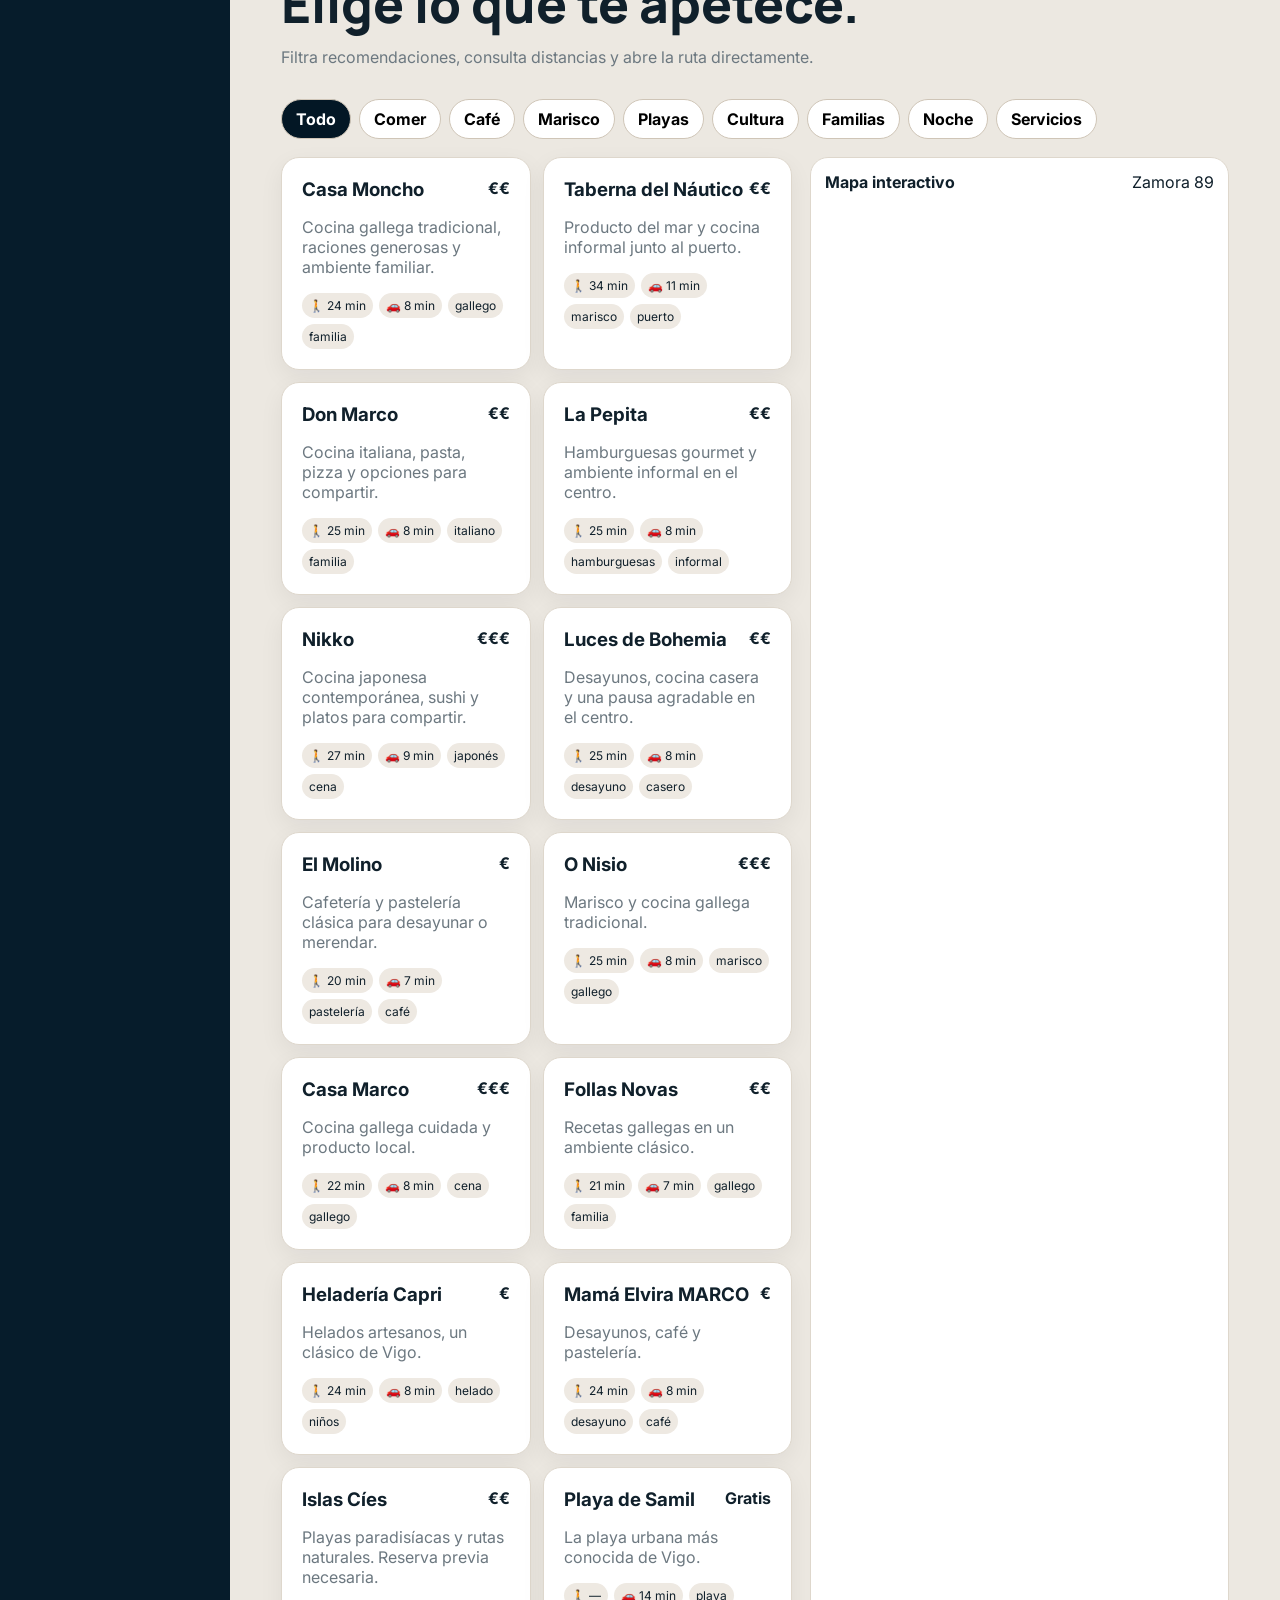
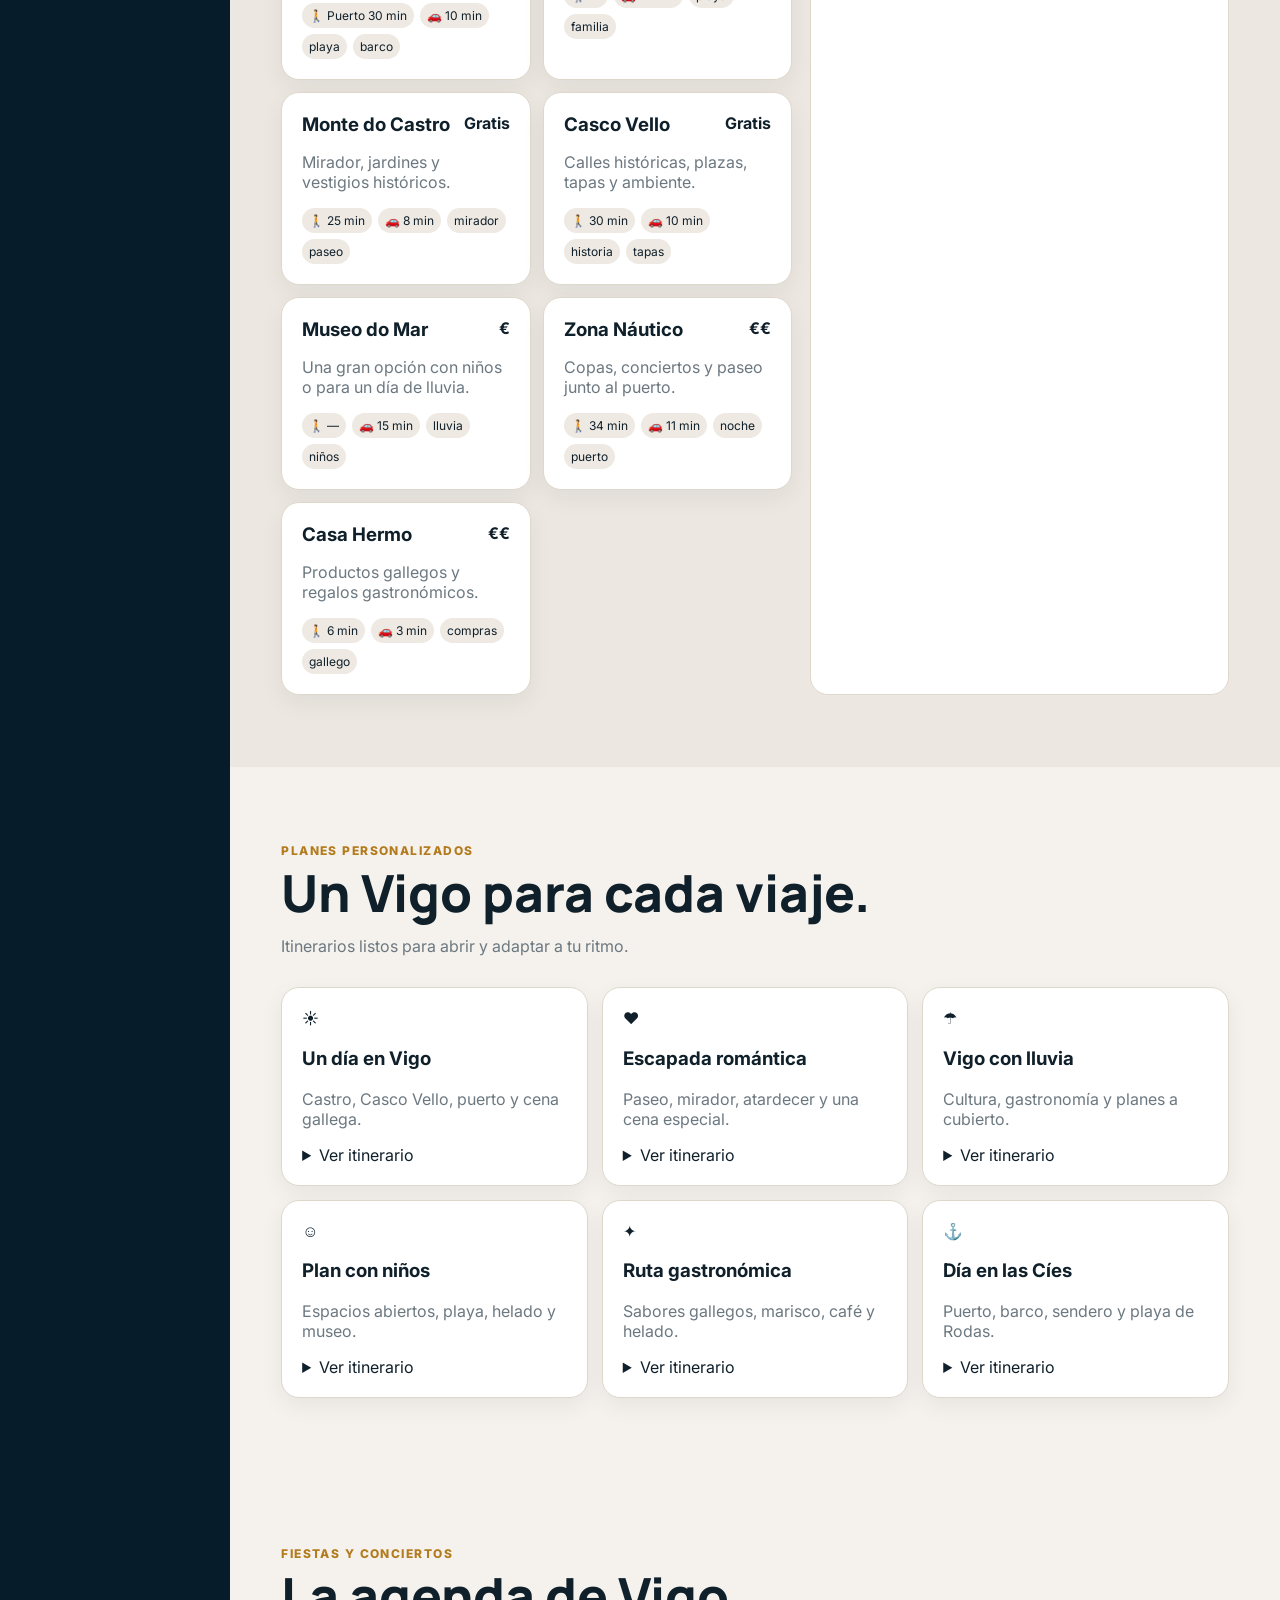
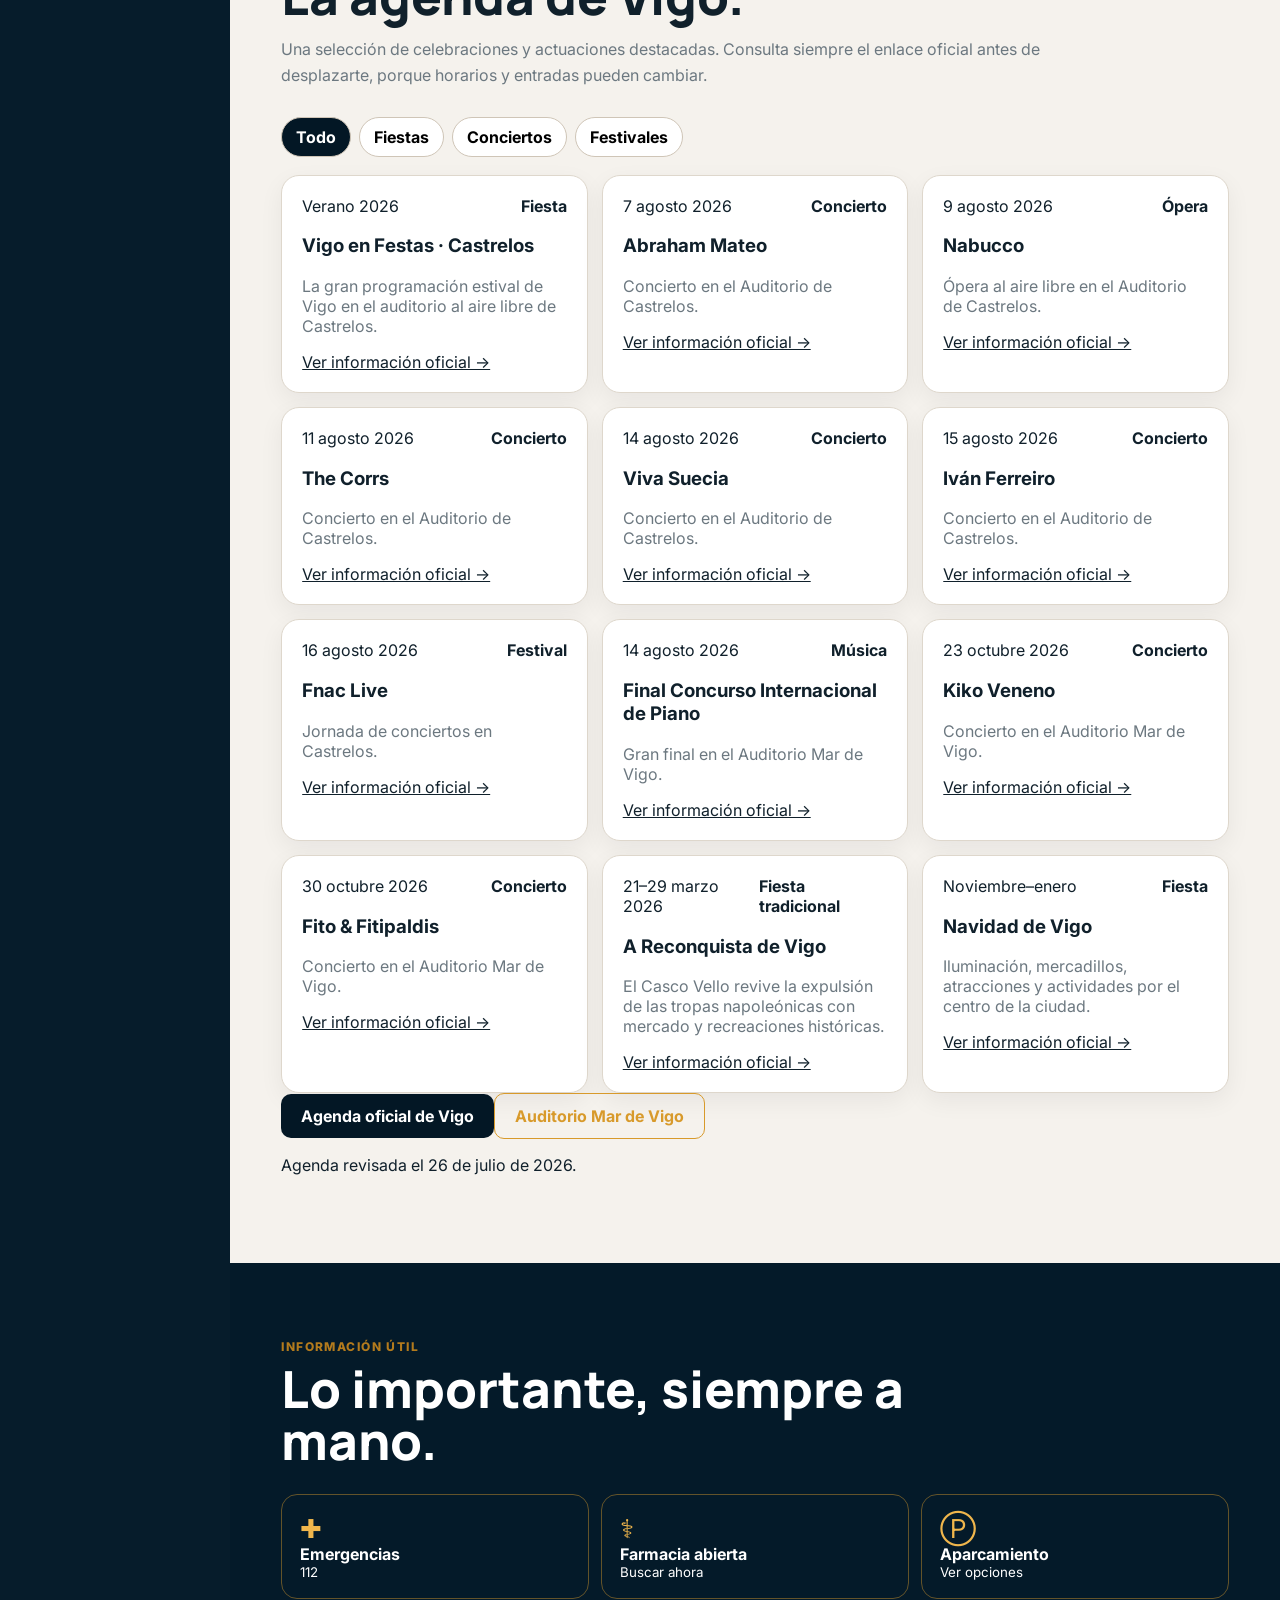
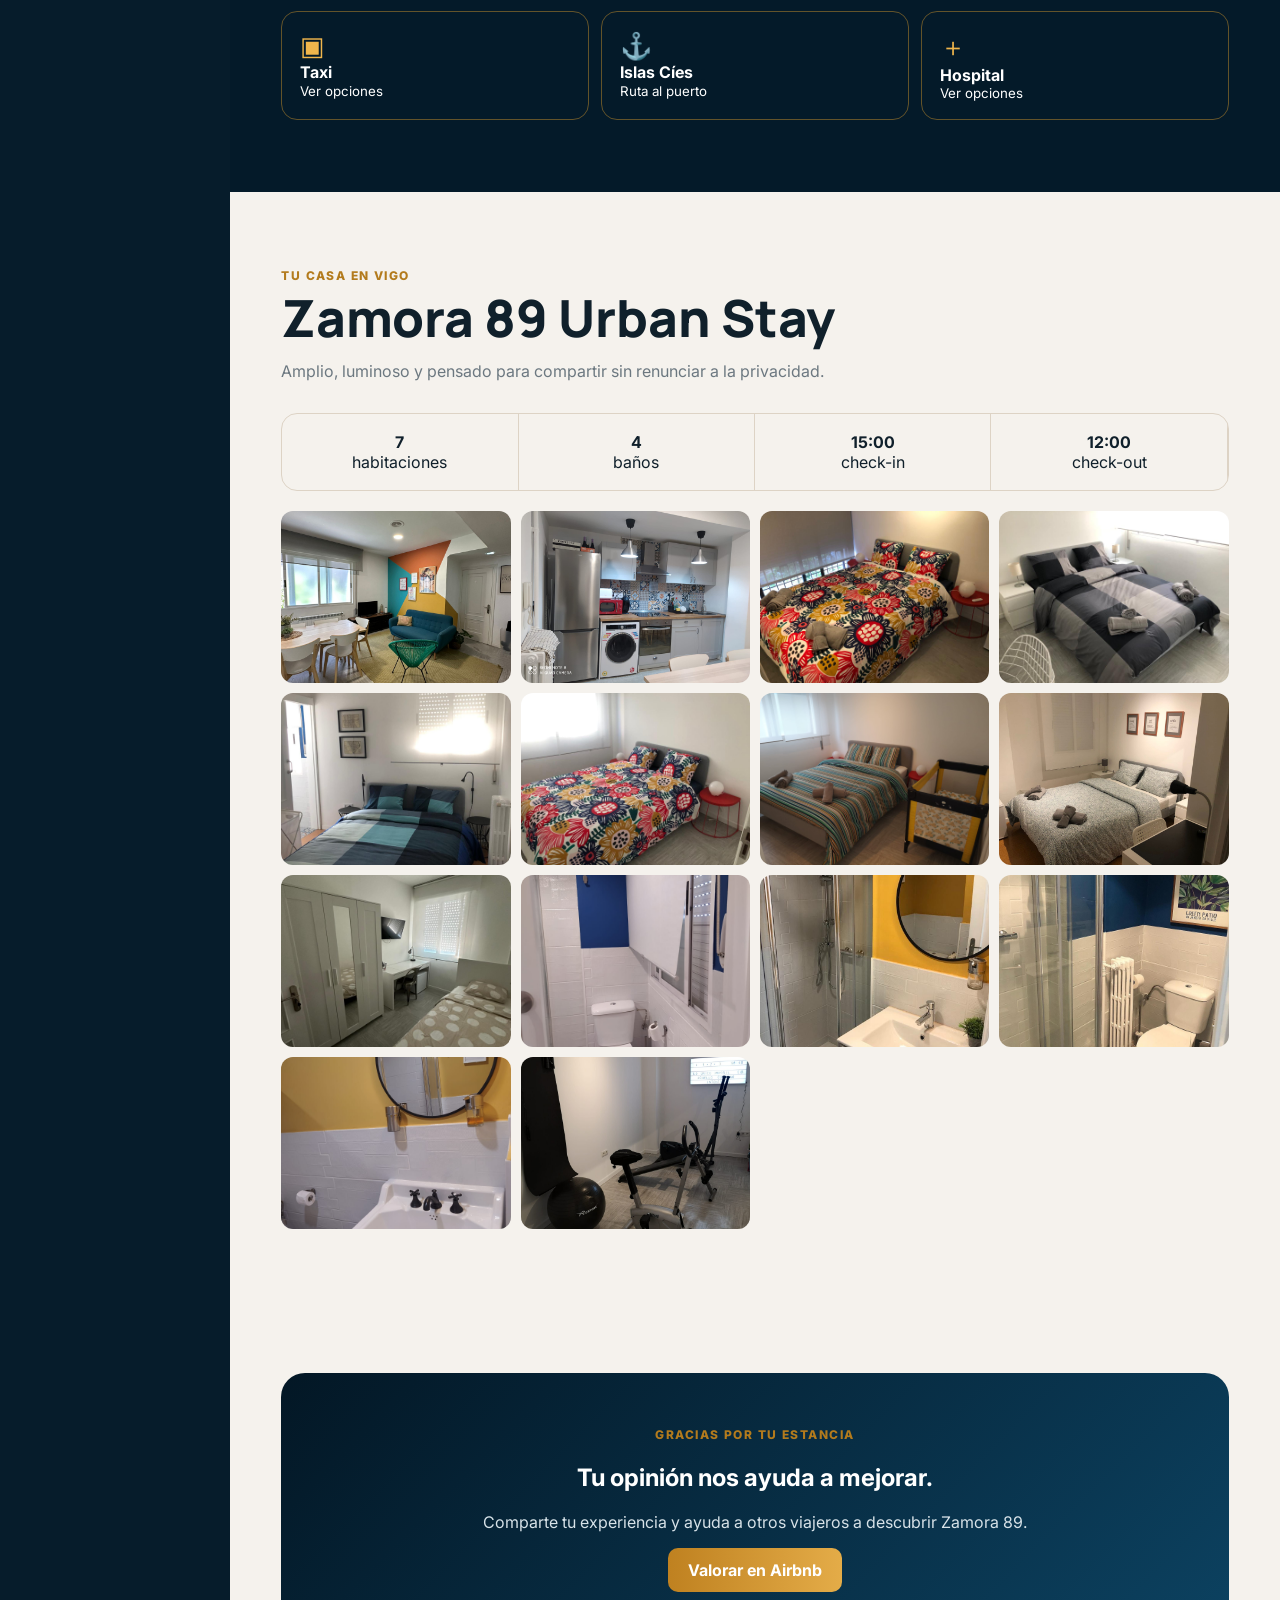
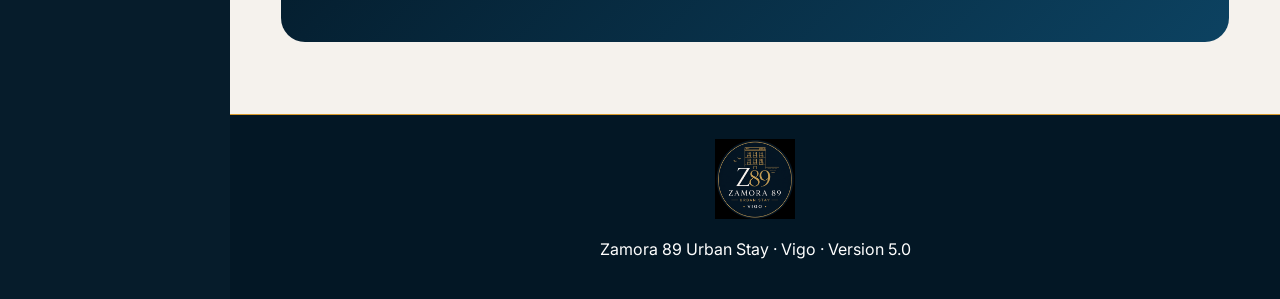
<file: nueva actualizaci#U00f3n web zamora/index.html>
<!doctype html>
<html lang="es" data-theme="dark">
<head>
<meta charset="utf-8"><meta name="viewport" content="width=device-width,initial-scale=1,viewport-fit=cover">
<meta name="theme-color" content="#031725"><meta name="description" content="Guía digital premium para huéspedes de Zamora 89 Urban Stay, Vigo.">
<meta name="application-name" content="Zamora 89 Urban Stay"><meta name="apple-mobile-web-app-capable" content="yes"><meta name="version" content="5.0.2">
<title>Zamora 89 Urban Stay · Vigo</title>
<link rel="preconnect" href="https://fonts.googleapis.com"><link rel="preconnect" href="https://fonts.gstatic.com" crossorigin>
<link href="https://fonts.googleapis.com/css2?family=Inter:wght@400;500;600;700&family=Manrope:wght@600;700;800&display=swap" rel="stylesheet">
<link rel="manifest" href="manifest.webmanifest"><link rel="icon" href="assets/favicon.png"><link rel="apple-touch-icon" href="assets/icon-192.png"><link rel="stylesheet" href="styles.css?v=5.0.2">
</head><body>
<a class="skip-link" href="#main">Saltar al contenido</a>
<div class="welcome is-hidden" id="welcome"><button id="enterBtn" hidden>Entrar</button></div>
<header class="topbar">
<button class="icon-btn mobile-only" id="menuBtn" aria-label="Abrir menú" aria-expanded="false">☰</button>
<div class="weather-mini"><span id="weatherIcon">☀</span><div><strong id="weatherTemp">--°</strong><small id="weatherText">Vigo</small></div></div>
<select id="languageSelect" aria-label="Idioma"><option value="es">🇪🇸 ES</option><option value="en">🇬🇧 EN</option><option value="fr">🇫🇷 FR</option><option value="pt">🇵🇹 PT</option><option value="de">🇩🇪 DE</option><option value="it">🇮🇹 IT</option></select>
<div class="top-actions"><button class="pill-btn" id="themeBtn">☀ Modo claro</button><button class="pill-btn" data-open="wifi">⌁ WiFi</button><button class="pill-btn mobile-only" onclick="document.getElementById('menuBtn').click()">☰ Menú</button></div>
</header>
<aside class="desktop-sidebar">
<a class="side-logo" href="#inicio"><img src="assets/logo-z89.png" alt="Zamora 89 Urban Stay"></a>
<nav>
<a class="active" href="#inicio">⌂ <span>Inicio</span></a><a href="#estancia">▣ <span>El Apartamento</span></a><a href="#estancia">⚿ <span>Llegada</span></a><a href="#explorar">🗺 <span>Guía de Vigo</span></a><a href="#explorar">🍴 <span>Restaurantes</span></a><a href="#explorar">🦀 <span>Marisquerías</span></a><a href="#explorar">☕ <span>Cafeterías y Heladerías</span></a><a href="#explorar">🛍 <span>Productos Gallegos</span></a><a href="#explorar">🍺 <span>Bares y Pubs</span></a><a href="#explorar">⛱ <span>Playas</span></a><a href="#planes">▣ <span>Planes y Qué Hacer</span></a><a href="#explorar">⌖ <span>Mapa Interactivo</span></a><a href="#util">▤ <span>Transporte</span></a><a href="#util">Ⓟ <span>Aparcamientos</span></a><a href="#util">✚ <span>Servicios Útiles</span></a><a href="#agenda">▦ <span>Fiestas y Conciertos</span></a><a href="#planes">☷ <span>Itinerarios</span></a><a href="#planes">♡ <span>Actividades con Niños</span></a><a href="#util">♨ <span>Emergencias</span></a><a href="#" id="sideConcierge">✦ <span>Conserje IA</span></a><a href="#valoracion">☆ <span>Valorar Estancia</span></a>
</nav><button class="owner-btn" id="openAdmin">🔒 ÁREA PROPIETARIO</button>
</aside>
<aside class="drawer" id="drawer" aria-hidden="true"><button class="drawer__close" id="closeMenu" aria-label="Cerrar">×</button><nav id="drawerNav"></nav></aside><div class="scrim" id="scrim"></div>
<main id="main">
<section class="hero-dashboard" id="inicio">
<div class="hero-photo"><img src="assets/living-renovated.jpeg" alt="Salón de Zamora 89 Urban Stay"><div class="hero-shade"></div>
<div class="welcome-card"><img src="assets/logo-z89.png" alt="Logo oficial Zamora 89"><h1>Bienvenido a tu hogar <em>en Vigo</em></h1><p>Tu guía personal para disfrutar<br>lo mejor de la ciudad.</p><div class="keyline">— <span>🔑</span> —</div><a class="button button--gold" href="#explorar">Entrar a la guía</a><small>☀ Desliza para descubrir</small></div>
</div>
<aside class="right-rail"><article class="weather-big"><h2>Vigo</h2><p id="weatherCondition">Soleado</p><div><span>☀</span><strong id="weatherTempBig">20°</strong></div><small>Sensación actual · Fuente: Open-Meteo</small></article>
<article class="info-card"><h3>Información rápida</h3><p><span>⌁ WiFi</span><b>MOVISTAR_1440</b></p><p><span>⚿ Contraseña</span><b>Disponible en QR</b></p><p><span>▦ Check-in</span><b>15:00</b></p><p><span>▦ Check-out</span><b>12:00</b></p><button class="button" data-open="wifi">Ver toda la información</button></article>
<article class="help-card"><div><h3>¿Necesitas ayuda?</h3><p>Habla con nuestro<br>Conserje IA</p><button class="button button--gold" id="openConcierge">Abrir chat</button></div><div class="bot">✦</div></article></aside>
<div class="explore-band"><h2>Explora Vigo</h2><div class="feature-cards">
<a href="#explorar"><span class="feature-image food"></span><strong>Restaurantes</strong><small>Los mejores lugares<br>para comer</small></a><a href="#explorar"><span class="feature-image beach"></span><strong>Playas</strong><small>Sol, mar y naturaleza<br>a tu alcance</small></a><a href="#explorar"><span class="feature-image map"></span><strong>Mapa Interactivo</strong><small>Explora Vigo<br>fácilmente</small></a><a href="#agenda"><span class="feature-image events"></span><strong>Fiestas y Conciertos</strong><small>Eventos, conciertos y<br>fechas destacadas</small></a><a href="#planes"><span class="feature-image route"></span><strong>Itinerarios</strong><small>Rutas recomendadas<br>para cada ocasión</small></a><a href="#" id="featureConcierge"><span class="feature-image ai"></span><strong>Conserje IA</strong><small>Pregúntame lo que<br>necesites</small></a>
</div></div>
<div class="events-preview"><div class="preview-title"><h2>Eventos destacados</h2><a href="#agenda">Ver todos los eventos →</a></div><div class="preview-grid"><a href="#agenda" class="event-preview reconquista"><b>Reconquista de Vigo</b><span>21 al 29 Marzo 2026</span><small>Fiesta de Interés Turístico Internacional</small></a><a href="#agenda" class="event-preview marisquino"><b>O Marisquiño 2026</b><span>8 al 16 Agosto 2026</span><small>Deporte urbano, música y cultura</small></a><a href="#agenda" class="event-preview navidad"><b>Navidad de Vigo</b><span>Nov 2025 – Ene 2026</span><small>La Navidad más espectacular</small></a><a href="#agenda" class="event-preview castrelos"><b>Conciertos Castrelos</b><span>Julio – Agosto 2026</span><small>Música en directo bajo las estrellas</small></a><a href="#agenda" class="event-preview auditorio"><b>Auditorio Mar de Vigo</b><span>Próximos conciertos</span><small>Consulta la programación completa</small></a></div></div>
</section>
<section aria-label="Resumen" class="dashboard section">
<article class="status-card weather-card">
<span class="status-card__icon" id="weatherIcon">☁</span>
<div><small data-i18n="weatherNow">Tiempo ahora</small><strong id="weatherTemp">--°</strong><span id="weatherText">Vigo</span></div>
</article>
<article class="status-card"><span class="status-card__icon">⌂</span><div><small data-i18n="checkout">Check-out</small><strong>12:00</strong><span data-i18n="checkoutNote">Salida tranquila</span></div></article>
<a class="status-card" href="https://www.google.com/maps/dir/?api=1&amp;destination=Calle+Zamora+89%2C+Vigo" rel="noopener" target="_blank"><span class="status-card__icon">⌖</span><div><small data-i18n="location">Ubicación</small><strong>Zamora 89</strong><span data-i18n="openRoute">Abrir ruta</span></div></a>
<article class="status-card"><span class="status-card__icon">◉</span><div><small data-i18n="occupancy">Capacidad</small><strong>12</strong><span data-i18n="guests">huéspedes</span></div></article>
</section>
<section class="section" id="estancia">
<div class="section-heading"><span class="eyebrow" data-i18n="stayEyebrow">TU ESTANCIA</span><h2 data-i18n="stayTitle">Todo bajo control.</h2><p data-i18n="stayText">Acceso rápido a la información que más necesitarás durante el viaje.</p></div>
<div class="quick-grid">
<button class="quick-card" data-open="arrival"><span>↳</span><strong data-i18n="arrival">Llegada</strong><small data-i18n="arrivalSub">Portal y acceso</small></button>
<button class="quick-card" data-open="wifi"><span>⌁</span><strong>WiFi</strong><small data-i18n="wifiSub">QR y contraseña</small></button>
<button class="quick-card" data-open="home"><span>⌂</span><strong data-i18n="apartment">Apartamento</strong><small>7 habitaciones · 4 baños</small></button>
<button class="quick-card" data-open="checkout"><span>✓</span><strong>Check-out</strong><small>12:00</small></button>
</div>
</section>
<section class="section section--tint" id="explorar">
<div class="section-heading"><span class="eyebrow" data-i18n="discover">DESCUBRE VIGO</span><h2 data-i18n="discoverTitle">Elige lo que te apetece.</h2><p data-i18n="discoverText">Filtra recomendaciones, consulta distancias y abre la ruta directamente.</p></div>
<div class="filter-row" id="categoryFilters"></div>
<div class="experience-layout">
<div class="place-grid" id="placeGrid"></div>
<div class="map-panel">
<div class="map-panel__head"><strong data-i18n="interactiveMap">Mapa interactivo</strong><span id="mapLabel">Zamora 89</span></div>
<iframe id="mapFrame" loading="lazy" referrerpolicy="no-referrer-when-downgrade" src="https://www.openstreetmap.org/export/embed.html?bbox=-8.746%2C42.21%2C-8.70%2C42.25&amp;layer=mapnik&amp;marker=42.2298%2C-8.7226" title="Mapa de Vigo"></iframe>
</div>
</div>
</section>
<section class="section" id="planes">
<div class="section-heading"><span class="eyebrow" data-i18n="plans">PLANES PERSONALIZADOS</span><h2 data-i18n="plansTitle">Un Vigo para cada viaje.</h2><p data-i18n="plansText">Itinerarios listos para abrir y adaptar a tu ritmo.</p></div>
<div class="plan-grid" id="planGrid"></div>
</section>
<section class="section events-section" id="agenda">
<div class="section-heading"><span class="eyebrow">FIESTAS Y CONCIERTOS</span><h2>La agenda de Vigo.</h2><p>Una selección de celebraciones y actuaciones destacadas. Consulta siempre el enlace oficial antes de desplazarte, porque horarios y entradas pueden cambiar.</p></div>
<div class="event-filters"><button class="is-active" data-event-filter="all">Todo</button><button data-event-filter="Fiesta">Fiestas</button><button data-event-filter="Concierto">Conciertos</button><button data-event-filter="Festival">Festivales</button></div>
<div class="events-grid" id="eventsGrid"></div>
<div class="agenda-links"><a class="button" href="https://hoxe.vigo.org/axenda/?lang=cas" rel="noopener" target="_blank">Agenda oficial de Vigo</a><a class="button button--outline" href="https://auditoriomardevigo.com/programacion-conciertos-vigo-entradas/" rel="noopener" target="_blank">Auditorio Mar de Vigo</a></div>
<p class="update-note">Agenda revisada el 26 de julio de 2026.</p>
</section>
<section class="section section--dark" id="util">
<div class="section-heading"><span class="eyebrow" data-i18n="useful">INFORMACIÓN ÚTIL</span><h2 data-i18n="usefulTitle">Lo importante, siempre a mano.</h2></div>
<div class="utility-grid">
<a href="tel:112"><span>✚</span><strong>Emergencias</strong><small>112</small></a>
<a href="https://www.google.com/maps/search/?api=1&amp;query=farmacia+abierta+cerca+de+Calle+Zamora+89+Vigo" rel="noopener" target="_blank"><span>⚕</span><strong data-i18n="pharmacy">Farmacia abierta</strong><small data-i18n="searchNow">Buscar ahora</small></a>
<a href="https://www.google.com/maps/search/?api=1&amp;query=parking+cerca+de+Calle+Zamora+89+Vigo" rel="noopener" target="_blank"><span>Ⓟ</span><strong data-i18n="parking">Aparcamiento</strong><small data-i18n="seeOptions">Ver opciones</small></a>
<a href="https://www.google.com/maps/search/?api=1&amp;query=taxi+cerca+de+Calle+Zamora+89+Vigo" rel="noopener" target="_blank"><span>▣</span><strong>Taxi</strong><small data-i18n="seeOptions">Ver opciones</small></a>
<a href="https://www.google.com/maps/dir/?api=1&amp;origin=Calle+Zamora+89%2C+Vigo&amp;destination=Estacion+Maritima+de+Vigo" rel="noopener" target="_blank"><span>⚓</span><strong>Islas Cíes</strong><small data-i18n="routePort">Ruta al puerto</small></a>
<a href="https://www.google.com/maps/search/?api=1&amp;query=hospital+cerca+de+Calle+Zamora+89+Vigo" rel="noopener" target="_blank"><span>＋</span><strong data-i18n="hospital">Hospital</strong><small data-i18n="seeOptions">Ver opciones</small></a>
</div>
</section>
<section class="section" id="galeria">
<div class="section-heading"><span class="eyebrow" data-i18n="yourHome">TU CASA EN VIGO</span><h2>Zamora 89 Urban Stay</h2><p data-i18n="homeText">Amplio, luminoso y pensado para compartir sin renunciar a la privacidad.</p></div>
<div class="facts"><div><strong>7</strong><span data-i18n="rooms">habitaciones</span></div><div><strong>4</strong><span data-i18n="bathrooms">baños</span></div><div><strong>15:00</strong><span>check-in</span></div><div><strong>12:00</strong><span>check-out</span></div></div>
<div class="gallery" id="gallery"></div>
</section>
<section class="section section--review" id="valoracion">
<div class="review-panel"><span class="eyebrow" data-i18n="thanks">GRACIAS POR TU ESTANCIA</span><h2 data-i18n="reviewTitle">Tu opinión nos ayuda a mejorar.</h2><p data-i18n="reviewText">Comparte tu experiencia y ayuda a otros viajeros a descubrir Zamora 89.</p><a class="button button--gold" data-i18n="reviewButton" href="https://www.airbnb.es/rooms/44086976" rel="noopener" target="_blank">Valorar en Airbnb</a></div>
</section>
</main>
<footer><img alt="Zamora 89 Urban Stay" src="assets/logo-z89.png"/><p>Zamora 89 Urban Stay · Vigo · Version 5.0</p><button data-i18n="install" hidden="" id="installBtn">Instalar guía</button></footer>
<div aria-hidden="true" class="modal" id="detailModal"><div class="modal__panel"><button class="modal__close" data-close="detailModal">×</button><div id="detailContent"></div></div></div>
<div aria-hidden="true" class="modal" id="conciergeModal"><div class="modal__panel modal__panel--chat"><button class="modal__close" data-close="conciergeModal">×</button><div class="chat-head"><span>✦</span><div><strong>Z89 Concierge</strong><small data-i18n="conciergeSub">Asistente local de la estancia</small></div></div><div class="chat-messages" id="chatMessages"></div><div class="suggestions" id="chatSuggestions"></div><form class="chat-form" id="chatForm"><input autocomplete="off" data-i18n-placeholder="askPlaceholder" id="chatInput" placeholder="Pregunta por desayunos, lluvia, parking…"/><button type="submit">➤</button></form><small class="chat-note" data-i18n="aiNote">Respuestas basadas en la guía local. Comprueba horarios y disponibilidad antes de salir.</small></div></div>
<div aria-hidden="true" class="modal" id="adminModal"><div class="modal__panel modal__panel--admin"><button class="modal__close" data-close="adminModal">×</button><h2>Panel del propietario</h2><p>Los cambios se guardan solo en este navegador. Exporta una copia para incorporarlos al proyecto.</p><label>PIN de acceso<input id="adminPin" placeholder="Introduce el PIN" type="password"/></label><button class="button" id="adminLogin">Acceder</button><div hidden="" id="adminArea"><label>Texto de bienvenida<textarea id="adminWelcome"></textarea></label><label>URL de reseñas<input id="adminReviewUrl"/></label><label>Aviso destacado<textarea id="adminNotice" placeholder="Ej.: Ascensor temporalmente fuera de servicio"></textarea></label><div class="admin-actions"><button class="button" id="saveAdmin">Guardar</button><button class="button button--outline" id="exportAdmin">Exportar JSON</button><button class="button button--danger" id="resetAdmin">Restablecer</button></div></div></div></div>
<div aria-live="polite" class="toast" id="toast" role="status"></div>
<script src="data.js?v=5.0.2"></script>
<script src="app.js?v=5.0.2"></script>
<script src="locales-v5.0.1.js?v=5.0.2"></script>
<script>document.getElementById('sideConcierge').addEventListener('click',e=>{e.preventDefault();document.getElementById('openConcierge').click()});document.getElementById('featureConcierge').addEventListener('click',e=>{e.preventDefault();document.getElementById('openConcierge').click()});</script>
</body></html>
</file>
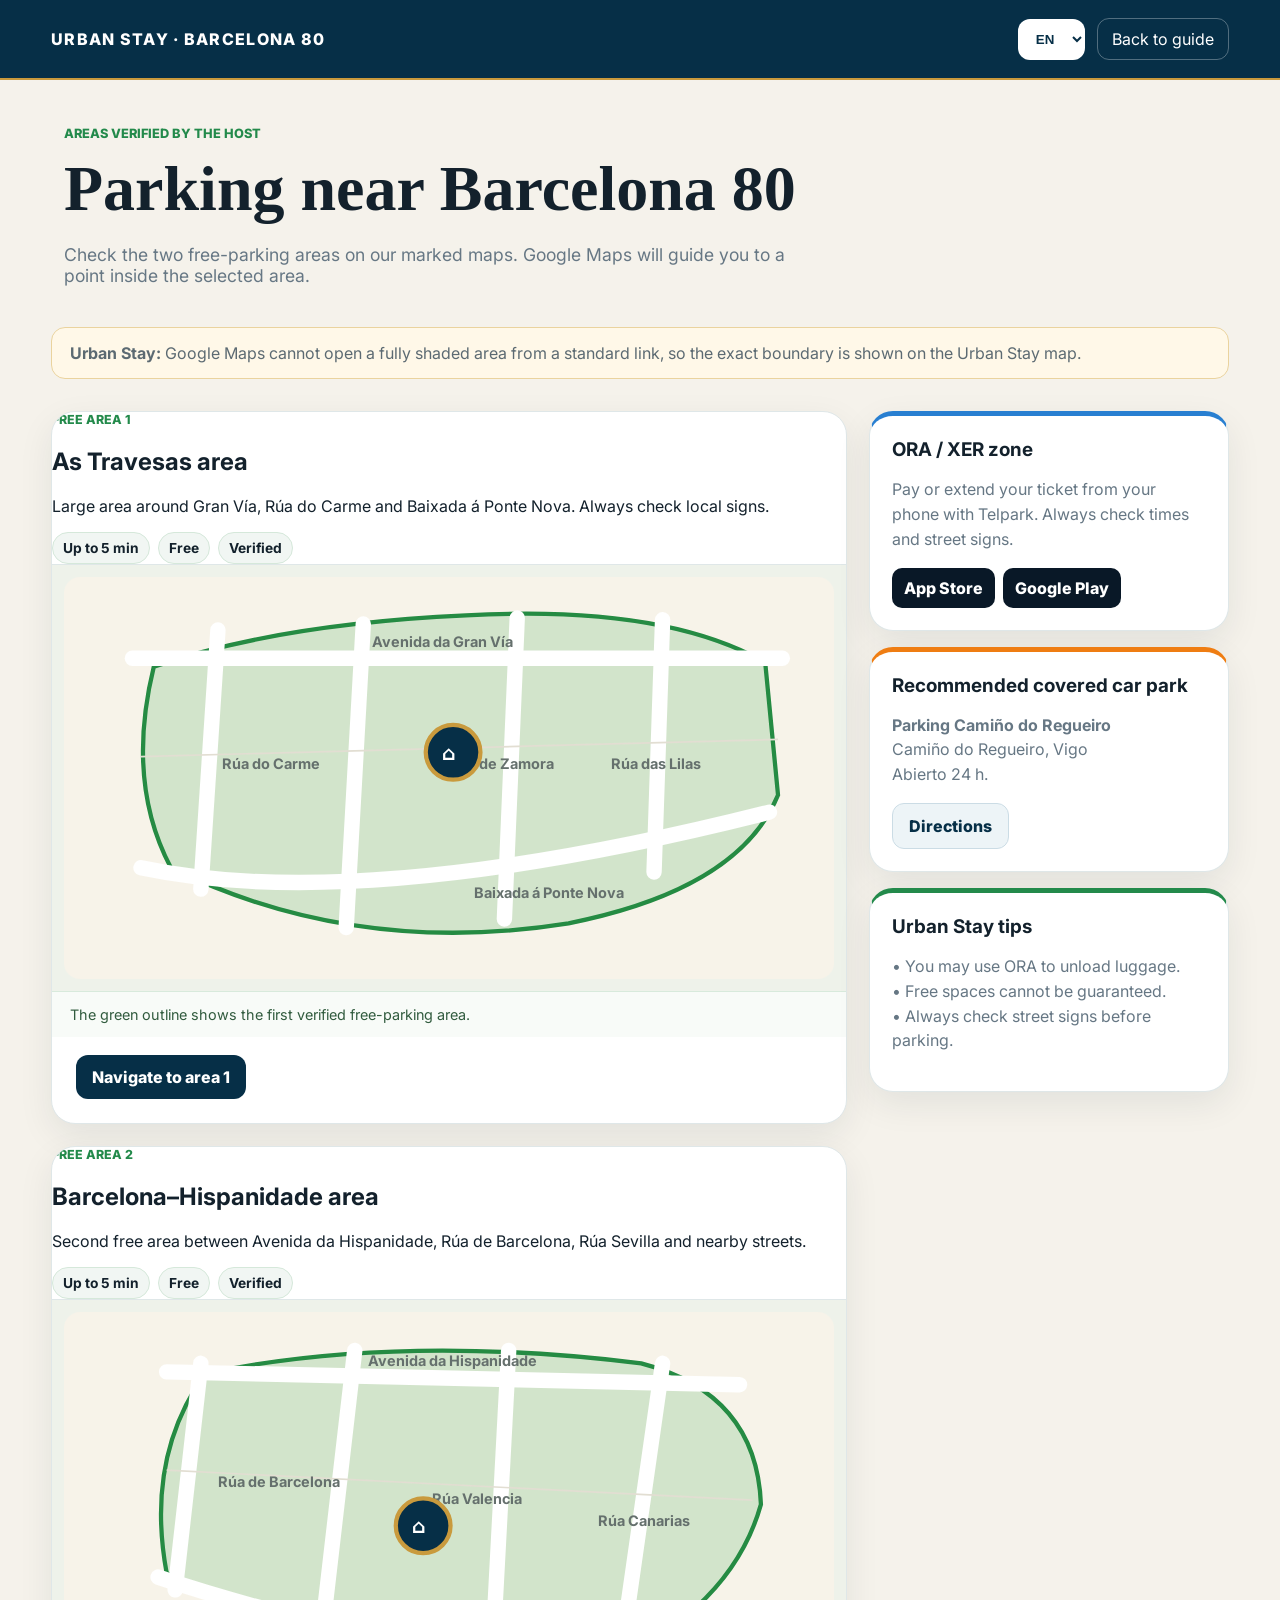
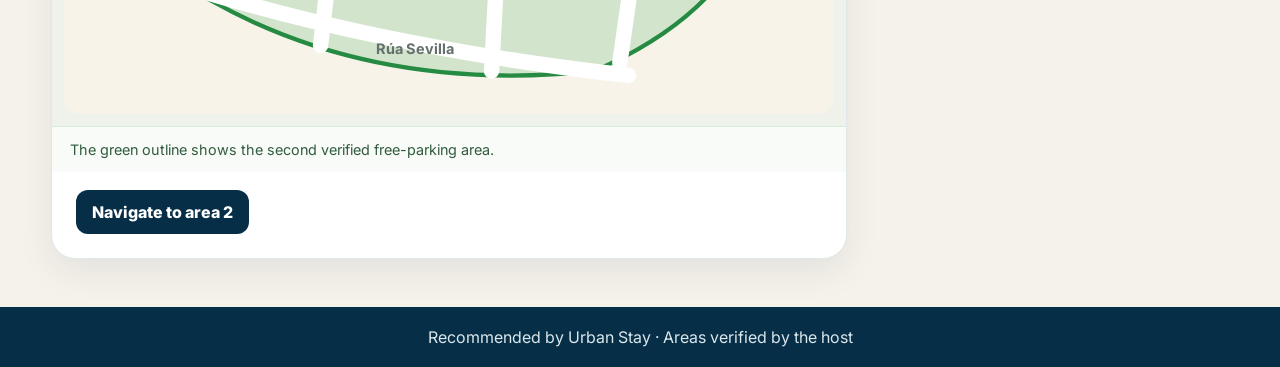
<file: parking.html>
<!doctype html><html lang="es"><head><meta charset="utf-8"><meta name="viewport" content="width=device-width,initial-scale=1,viewport-fit=cover"><meta name="theme-color" content="#062f47"><title>Aparcamiento · Barcelona 80</title><link rel="preconnect" href="https://fonts.googleapis.com"><link rel="preconnect" href="https://fonts.gstatic.com" crossorigin><link href="https://fonts.googleapis.com/css2?family=Inter:wght@400;600;700;800&display=swap" rel="stylesheet"><link rel="stylesheet" href="parking.css"></head><body><header class="top"><div class="brand">URBAN STAY · BARCELONA 80</div><div class="top-actions"><select id="lang" aria-label="Idioma"><option value="es">ES</option><option value="en">EN</option><option value="fr">FR</option><option value="de">DE</option><option value="it">IT</option><option value="pt">PT</option><option value="nl">NL</option></select><a class="back" href="index.html" data-t="brand_back">← Volver a la guía</a></div></header><section class="hero"><span class="badge" data-t="badge">● Zonas verificadas por el anfitrión</span><h1 data-t="title">Aparcar cerca de Barcelona 80</h1><p data-t="intro"></p></section><div class="notice"><div><strong>Urban Stay:</strong> <span data-t="notice"></span></div></div><main class="layout"><section class="maps"><article class="zone-card"><div class="zone-tag" data-t="zone1"></div><h2 data-t="zone1title"></h2><p data-t="zone1desc"></p><div class="chips"><span class="chip" data-t="walk"></span><span class="chip" data-t="free"></span><span class="chip" data-t="verified"></span></div><div class="map-wrap"><svg viewBox="0 0 900 470" role="img" aria-label="Urban Stay parking map 1"><path class="area" d="M105 105 Q250 55 470 45 Q700 32 820 100 L835 255 Q790 365 590 405 Q340 445 125 340 Q72 240 105 105Z"/><path class="street" d="M80 95 L840 95"/><path class="street" d="M90 340 Q350 395 825 275"/><path class="street" d="M180 62 L160 365"/><path class="street" d="M350 55 L330 410"/><path class="street" d="M530 48 L515 400"/><path class="street" d="M700 50 L690 345"/><path class="street2" d="M90 210 L835 190"/><text class="label" x="360" y="82">Avenida da Gran Vía</text><text class="label" x="185" y="225">Rúa do Carme</text><text class="label" x="450" y="225">Rúa de Zamora</text><text class="label" x="640" y="225">Rúa das Lilas</text><text class="label" x="480" y="375">Baixada á Ponte Nova</text><circle class="pin" cx="455" cy="205" r="32"/><text class="pintext" x="442" y="214">⌂</text></svg></div><div class="map-note" data-t="mapnote1"></div><div class="actions"><a class="btn primary" target="_blank" rel="noopener" href="https://www.google.com/maps/search/?api=1&query=Rua+do+Carme+Vigo" data-t="nav1"></a></div></article><article class="zone-card"><div class="zone-tag" data-t="zone2"></div><h2 data-t="zone2title"></h2><p data-t="zone2desc"></p><div class="chips"><span class="chip" data-t="walk"></span><span class="chip" data-t="free"></span><span class="chip" data-t="verified"></span></div><div class="map-wrap"><svg viewBox="0 0 900 470" role="img" aria-label="Urban Stay parking map 2"><path class="area" d="M165 72 Q390 25 675 60 Q810 95 815 225 Q780 350 620 420 Q330 450 120 305 Q95 170 165 72Z"/><path class="street" d="M120 70 L790 85"/><path class="street" d="M110 310 Q350 390 660 425"/><path class="street" d="M160 60 L130 325"/><path class="street" d="M340 45 L300 390"/><path class="street" d="M520 45 L500 420"/><path class="street" d="M700 60 L650 410"/><path class="street2" d="M120 185 L805 220"/><text class="label" x="355" y="63">Avenida da Hispanidade</text><text class="label" x="180" y="205">Rúa de Barcelona</text><text class="label" x="430" y="225">Rúa Valencia</text><text class="label" x="625" y="250">Rúa Canarias</text><text class="label" x="365" y="400">Rúa Sevilla</text><circle class="pin" cx="420" cy="250" r="32"/><text class="pintext" x="407" y="259">⌂</text></svg></div><div class="map-note" data-t="mapnote2"></div><div class="actions"><a class="btn primary" target="_blank" rel="noopener" href="https://www.google.com/maps/search/?api=1&query=Rua+de+Barcelona+Vigo" data-t="nav2"></a></div></article></section><aside class="side"><article class="side-card ora"><h3 data-t="ora"></h3><p data-t="orap"></p><div class="store-row"><a class="store" target="_blank" rel="noopener" href="https://apps.apple.com/es/app/telpark/id658204860">App Store</a><a class="store" target="_blank" rel="noopener" href="https://play.google.com/store/apps/details?id=com.delaware.empark">Google Play</a></div></article><article class="side-card paid"><h3 data-t="covered"></h3><p><strong>Parking Camiño do Regueiro</strong><br>Camiño do Regueiro, Vigo<br>Abierto 24 h.</p><a class="btn secondary" target="_blank" rel="noopener" href="https://www.google.com/maps/search/?api=1&query=Parking+Camiño+do+Regueiro+Vigo" data-t="route"></a></article><article class="side-card tips"><h3 data-t="tips"></h3><p data-html="tipsbody"></p></article></aside></main><footer class="footer" data-t="footer"></footer><script>window.PARKING_PROPERTY="Barcelona 80";window.PARKING_I18N={"es": {"brand_back": "Volver a la guía", "badge": "Zonas verificadas por el anfitrión", "title": "Aparcar cerca de {property}", "intro": "Consulta las dos áreas gratuitas en nuestros planos marcados. Google Maps te llevará a un punto dentro de la zona elegida.", "notice": "Google Maps no permite abrir mediante un enlace una superficie sombreada completa. Por eso la delimitación exacta se muestra en el plano Urban Stay.", "zone1": "Zona gratuita 1", "zone1title": "Área de As Travesas", "zone1desc": "Zona amplia alrededor de Gran Vía, Rúa do Carme y Baixada á Ponte Nova. Comprueba siempre la señalización existente.", "zone2": "Zona gratuita 2", "zone2title": "Área Barcelona–Hispanidade", "zone2desc": "Segunda zona gratuita entre Avenida da Hispanidade, Rúa de Barcelona, Rúa Sevilla y calles próximas.", "walk": "Hasta 5 min", "free": "Gratuita", "verified": "Verificada", "mapnote1": "El perímetro verde representa la primera zona gratuita verificada.", "mapnote2": "El perímetro verde representa la segunda zona gratuita verificada.", "nav1": "Navegar a zona 1", "nav2": "Navegar a zona 2", "ora": "Zona ORA / XER", "orap": "Paga o amplía el ticket desde el móvil con Telpark. Revisa siempre el horario y la señalización.", "covered": "Parking cubierto recomendado", "route": "Cómo llegar", "tips": "Consejos Urban Stay", "tipsbody": "• Puedes usar ORA para descargar el equipaje.<br>• La disponibilidad de plazas gratuitas no puede garantizarse.<br>• Comprueba siempre las señales antes de aparcar.", "footer": "Recomendado por Urban Stay · Zonas verificadas por el anfitrión"}, "en": {"brand_back": "Back to guide", "badge": "Areas verified by the host", "title": "Parking near {property}", "intro": "Check the two free-parking areas on our marked maps. Google Maps will guide you to a point inside the selected area.", "notice": "Google Maps cannot open a fully shaded area from a standard link, so the exact boundary is shown on the Urban Stay map.", "zone1": "Free area 1", "zone1title": "As Travesas area", "zone1desc": "Large area around Gran Vía, Rúa do Carme and Baixada á Ponte Nova. Always check local signs.", "zone2": "Free area 2", "zone2title": "Barcelona–Hispanidade area", "zone2desc": "Second free area between Avenida da Hispanidade, Rúa de Barcelona, Rúa Sevilla and nearby streets.", "walk": "Up to 5 min", "free": "Free", "verified": "Verified", "mapnote1": "The green outline shows the first verified free-parking area.", "mapnote2": "The green outline shows the second verified free-parking area.", "nav1": "Navigate to area 1", "nav2": "Navigate to area 2", "ora": "ORA / XER zone", "orap": "Pay or extend your ticket from your phone with Telpark. Always check times and street signs.", "covered": "Recommended covered car park", "route": "Directions", "tips": "Urban Stay tips", "tipsbody": "• You may use ORA to unload luggage.<br>• Free spaces cannot be guaranteed.<br>• Always check street signs before parking.", "footer": "Recommended by Urban Stay · Areas verified by the host"}, "fr": {"brand_back": "Retour au guide", "badge": "Zones vérifiées par l’hôte", "title": "Se garer près de {property}", "intro": "Consultez les deux zones gratuites sur nos plans. Google Maps vous guidera vers un point situé dans la zone choisie.", "notice": "Google Maps ne peut pas ouvrir une surface entièrement ombrée via un lien standard; la limite exacte apparaît donc sur le plan Urban Stay.", "zone1": "Zone gratuite 1", "zone1title": "Secteur As Travesas", "zone1desc": "Large secteur autour de Gran Vía, Rúa do Carme et Baixada á Ponte Nova. Vérifiez toujours la signalisation.", "zone2": "Zone gratuite 2", "zone2title": "Secteur Barcelona–Hispanidade", "zone2desc": "Deuxième zone gratuite entre Avenida da Hispanidade, Rúa de Barcelona, Rúa Sevilla et les rues voisines.", "walk": "Jusqu’à 5 min", "free": "Gratuite", "verified": "Vérifiée", "mapnote1": "Le contour vert indique la première zone gratuite vérifiée.", "mapnote2": "Le contour vert indique la deuxième zone gratuite vérifiée.", "nav1": "Aller à la zone 1", "nav2": "Aller à la zone 2", "ora": "Zone ORA / XER", "orap": "Payez ou prolongez le ticket avec Telpark. Vérifiez toujours les horaires et les panneaux.", "covered": "Parking couvert recommandé", "route": "Itinéraire", "tips": "Conseils Urban Stay", "tipsbody": "• Vous pouvez utiliser l’ORA pour décharger les bagages.<br>• Une place gratuite ne peut pas être garantie.<br>• Vérifiez toujours la signalisation.", "footer": "Recommandé par Urban Stay · Zones vérifiées par l’hôte"}, "de": {"brand_back": "Zurück zum Guide", "badge": "Vom Gastgeber geprüfte Bereiche", "title": "Parken in der Nähe von {property}", "intro": "Sehen Sie sich die zwei kostenlosen Bereiche auf unseren markierten Plänen an. Google Maps führt Sie zu einem Punkt innerhalb des gewählten Bereichs.", "notice": "Google Maps kann keine vollständig schattierte Fläche über einen Standardlink öffnen; die genaue Begrenzung sehen Sie daher auf dem Urban-Stay-Plan.", "zone1": "Kostenlose Zone 1", "zone1title": "Bereich As Travesas", "zone1desc": "Großer Bereich rund um Gran Vía, Rúa do Carme und Baixada á Ponte Nova. Beachten Sie stets die Beschilderung.", "zone2": "Kostenlose Zone 2", "zone2title": "Bereich Barcelona–Hispanidade", "zone2desc": "Zweite kostenlose Zone zwischen Avenida da Hispanidade, Rúa de Barcelona, Rúa Sevilla und angrenzenden Straßen.", "walk": "Bis 5 Min.", "free": "Kostenlos", "verified": "Geprüft", "mapnote1": "Die grüne Umrandung zeigt die erste geprüfte kostenlose Parkzone.", "mapnote2": "Die grüne Umrandung zeigt die zweite geprüfte kostenlose Parkzone.", "nav1": "Zu Zone 1 navigieren", "nav2": "Zu Zone 2 navigieren", "ora": "ORA / XER Zone", "orap": "Mit Telpark können Sie per Handy bezahlen oder verlängern. Beachten Sie Zeiten und Beschilderung.", "covered": "Empfohlenes Parkhaus", "route": "Route", "tips": "Urban Stay Tipps", "tipsbody": "• Zum Ausladen kann ORA genutzt werden.<br>• Ein kostenloser Platz kann nicht garantiert werden.<br>• Beachten Sie immer die Beschilderung.", "footer": "Empfohlen von Urban Stay · Vom Gastgeber geprüfte Bereiche"}, "it": {"brand_back": "Torna alla guida", "badge": "Zone verificate dall’host", "title": "Parcheggiare vicino a {property}", "intro": "Consulta le due aree gratuite sulle nostre mappe. Google Maps ti guiderà verso un punto all’interno dell’area scelta.", "notice": "Google Maps non può aprire un’intera superficie evidenziata tramite un link standard; il confine esatto è quindi mostrato sulla mappa Urban Stay.", "zone1": "Zona gratuita 1", "zone1title": "Area As Travesas", "zone1desc": "Ampia zona intorno a Gran Vía, Rúa do Carme e Baixada á Ponte Nova. Controlla sempre la segnaletica.", "zone2": "Zona gratuita 2", "zone2title": "Area Barcelona–Hispanidade", "zone2desc": "Seconda zona gratuita tra Avenida da Hispanidade, Rúa de Barcelona, Rúa Sevilla e strade vicine.", "walk": "Fino a 5 min", "free": "Gratuita", "verified": "Verificata", "mapnote1": "Il perimetro verde mostra la prima zona gratuita verificata.", "mapnote2": "Il perimetro verde mostra la seconda zona gratuita verificata.", "nav1": "Vai alla zona 1", "nav2": "Vai alla zona 2", "ora": "Zona ORA / XER", "orap": "Paga o prolunga il ticket dal telefono con Telpark. Controlla sempre orari e segnaletica.", "covered": "Parcheggio coperto consigliato", "route": "Indicazioni", "tips": "Consigli Urban Stay", "tipsbody": "• Puoi usare l’ORA per scaricare i bagagli.<br>• Non è possibile garantire un posto gratuito.<br>• Controlla sempre la segnaletica.", "footer": "Consigliato da Urban Stay · Zone verificate dall’host"}, "pt": {"brand_back": "Voltar ao guia", "badge": "Zonas verificadas pelo anfitrião", "title": "Estacionar perto de {property}", "intro": "Consulte as duas áreas gratuitas nos nossos mapas. O Google Maps leva-o até um ponto dentro da zona escolhida.", "notice": "O Google Maps não consegue abrir uma área sombreada completa através de um link normal; por isso, o limite exato aparece no mapa Urban Stay.", "zone1": "Zona gratuita 1", "zone1title": "Área de As Travesas", "zone1desc": "Área ampla em redor da Gran Vía, Rúa do Carme e Baixada á Ponte Nova. Verifique sempre a sinalização.", "zone2": "Zona gratuita 2", "zone2title": "Área Barcelona–Hispanidade", "zone2desc": "Segunda zona gratuita entre Avenida da Hispanidade, Rúa de Barcelona, Rúa Sevilla e ruas próximas.", "walk": "Até 5 min", "free": "Gratuita", "verified": "Verificada", "mapnote1": "O perímetro verde representa a primeira zona gratuita verificada.", "mapnote2": "O perímetro verde representa a segunda zona gratuita verificada.", "nav1": "Navegar para zona 1", "nav2": "Navegar para zona 2", "ora": "Zona ORA / XER", "orap": "Pague ou prolongue o bilhete no telemóvel com Telpark. Verifique sempre horários e sinalização.", "covered": "Parque coberto recomendado", "route": "Como chegar", "tips": "Conselhos Urban Stay", "tipsbody": "• Pode usar a ORA para descarregar bagagem.<br>• Não é possível garantir lugar gratuito.<br>• Verifique sempre a sinalização.", "footer": "Recomendado por Urban Stay · Zonas verificadas pelo anfitrião"}, "nl": {"brand_back": "Terug naar de gids", "badge": "Door de host gecontroleerde zones", "title": "Parkeren nabij {property}", "intro": "Bekijk de twee gratis zones op onze gemarkeerde kaarten. Google Maps leidt je naar een punt binnen de gekozen zone.", "notice": "Google Maps kan geen volledig ingekleurd gebied via een standaardlink openen; daarom staat de exacte begrenzing op de Urban Stay-kaart.", "zone1": "Gratis zone 1", "zone1title": "Gebied As Travesas", "zone1desc": "Ruim gebied rond Gran Vía, Rúa do Carme en Baixada á Ponte Nova. Controleer altijd de verkeersborden.", "zone2": "Gratis zone 2", "zone2title": "Gebied Barcelona–Hispanidade", "zone2desc": "Tweede gratis zone tussen Avenida da Hispanidade, Rúa de Barcelona, Rúa Sevilla en omliggende straten.", "walk": "Tot 5 min", "free": "Gratis", "verified": "Gecontroleerd", "mapnote1": "De groene lijn toont de eerste gecontroleerde gratis parkeerzone.", "mapnote2": "De groene lijn toont de tweede gecontroleerde gratis parkeerzone.", "nav1": "Navigeer naar zone 1", "nav2": "Navigeer naar zone 2", "ora": "ORA / XER-zone", "orap": "Betaal of verleng je ticket via Telpark. Controleer altijd tijden en verkeersborden.", "covered": "Aanbevolen parkeergarage", "route": "Route", "tips": "Urban Stay tips", "tipsbody": "• Je kunt ORA gebruiken om bagage uit te laden.<br>• Een gratis plek kan niet worden gegarandeerd.<br>• Controleer altijd de verkeersborden.", "footer": "Aanbevolen door Urban Stay · Zones gecontroleerd door de host"}};</script><script src="parking.js"></script></body></html>
</file>
<file: styles.css>
:root{--blue:#082f4f;--blue2:#0f4d70;--gold:#c8a46a;--ink:#17212b;--muted:#66717c;--paper:#fff;--tint:#f3f6f7;--line:#dfe5e8;--radius:22px;--shadow:0 18px 50px rgba(8,47,79,.13)}*{box-sizing:border-box}html{scroll-behavior:smooth}body{margin:0;font-family:Inter,system-ui,sans-serif;color:var(--ink);background:var(--paper)}img{display:block;max-width:100%}a{color:inherit;text-decoration:none}button,a{touch-action:manipulation}.section{padding:76px max(20px,calc((100vw - 1120px)/2))}.section--compact{padding-top:30px;padding-bottom:30px}.section--tint{background:var(--tint)}.eyebrow{font-size:.76rem;letter-spacing:.18em;font-weight:800;color:var(--gold)}h1,h2,h3{font-family:Manrope,sans-serif;margin:.35em 0;line-height:1.06}h1{font-size:clamp(2.5rem,7vw,5.7rem)}h2{font-size:clamp(2rem,5vw,3.6rem)}h3{font-size:1.35rem}p{line-height:1.7;color:var(--muted)}.center{text-align:center}.muted{color:var(--muted)}.button{display:inline-flex;align-items:center;justify-content:center;min-height:52px;padding:0 22px;border-radius:999px;background:var(--blue);color:#fff;font-weight:800;border:1px solid var(--blue);cursor:pointer}.button--outline{background:transparent;color:var(--blue)}.button--gold{background:var(--gold);border-color:var(--gold);color:#102433}.button--small{min-height:42px;font-size:.88rem}.topbar{position:sticky;top:0;z-index:30;height:66px;display:flex;align-items:center;justify-content:space-between;padding:0 18px;background:rgba(255,255,255,.9);backdrop-filter:blur(18px);border-bottom:1px solid rgba(8,47,79,.08)}.brand img{width:46px;height:46px;object-fit:contain}.icon-button{width:44px;height:44px;border:0;background:transparent;font-size:1.45rem;color:var(--blue);display:grid;place-items:center}.welcome{position:fixed;inset:0;z-index:100;background:var(--blue);display:grid;place-items:center;transition:.65s ease}.welcome.is-hidden{opacity:0;visibility:hidden}.welcome>img{position:absolute;inset:0;width:100%;height:100%;object-fit:cover}.welcome__shade{position:absolute;inset:0;background:linear-gradient(180deg,rgba(5,27,45,.25),rgba(5,27,45,.88))}.welcome__content{position:relative;z-index:1;text-align:center;color:#fff;padding:30px}.welcome__content p{color:#fff}.welcome__logo{width:min(78vw,380px);margin:auto;filter:drop-shadow(0 10px 30px rgba(0,0,0,.25))}.drawer{position:fixed;z-index:70;inset:0 auto 0 0;width:min(86vw,380px);background:var(--blue);color:#fff;padding:80px 34px;transform:translateX(-102%);transition:.3s}.drawer.is-open{transform:none}.drawer nav{display:grid;gap:22px}.drawer nav a{font-size:1.25rem;font-weight:800}.drawer__close{position:absolute;right:20px;top:16px;border:0;background:transparent;color:#fff;font-size:2.2rem}.scrim{position:fixed;z-index:60;inset:0;background:rgba(0,0,0,.42);opacity:0;visibility:hidden;transition:.3s}.scrim.is-visible{opacity:1;visibility:visible}.hero{min-height:calc(100svh - 66px);display:grid;grid-template-columns:1fr 1fr;gap:48px;align-items:center;background:linear-gradient(135deg,#f7f9fa 55%,#e8f0f3)}.hero__copy p{max-width:590px;font-size:1.08rem}.hero__actions,.action-row{display:flex;gap:12px;flex-wrap:wrap;margin-top:24px}.hero>img{width:100%;height:min(54vh,560px);object-fit:cover;border-radius:28px;box-shadow:var(--shadow)}.quick-grid{display:grid;grid-template-columns:repeat(4,1fr);gap:15px}.quick-card{padding:24px;border:1px solid var(--line);border-radius:var(--radius);display:grid;gap:7px;background:#fff;transition:.2s}.quick-card:hover{transform:translateY(-3px);box-shadow:var(--shadow)}.quick-card>span{font-size:1.6rem;color:var(--gold)}.quick-card small{color:var(--muted)}.section-heading{max-width:760px;margin:0 auto 38px;text-align:center}.facts{display:grid;grid-template-columns:repeat(4,1fr);gap:12px;max-width:820px;margin:0 auto 28px}.facts div{text-align:center;padding:22px;border-radius:18px;background:var(--tint)}.facts strong{display:block;font:800 1.8rem Manrope;color:var(--blue)}.facts span{font-size:.86rem;color:var(--muted)}.action-row{justify-content:center}.subheading{text-align:center;margin-top:58px}.gallery{display:grid;grid-template-columns:repeat(3,1fr);gap:18px}.photo-card{border-radius:var(--radius);overflow:hidden;background:#fff;box-shadow:0 10px 30px rgba(8,47,79,.09)}.photo-card img{width:100%;height:210px;object-fit:cover}.photo-card div{display:flex;justify-content:space-between;gap:10px;padding:18px}.photo-card span{font-size:.86rem;color:var(--muted)}.split-feature{margin-top:56px;display:grid;grid-template-columns:1.2fr .8fr;gap:38px;align-items:center;background:var(--blue);color:#fff;border-radius:30px;overflow:hidden}.split-feature img{width:100%;height:360px;object-fit:cover}.split-feature>div{padding:34px}.checklist{columns:2;padding:0;list-style:none}.checklist li{margin:10px 0}.checklist li:before{content:'✓';color:var(--gold);margin-right:8px}.info-panels{display:grid;grid-template-columns:1fr 1fr;gap:18px;margin-top:22px}.info-panel{padding:30px;border:1px solid var(--line);border-radius:var(--radius)}.panel-icon{font-size:1.8rem;color:var(--gold)}.destination-grid{display:grid;grid-template-columns:repeat(3,1fr);gap:16px}.destination-grid a,.restaurant-list a{padding:25px;border-radius:var(--radius);background:#fff;border:1px solid var(--line);display:grid;gap:7px}.destination-grid span,.restaurant-list span{color:var(--muted)}em{font-style:normal;color:var(--blue2);font-weight:800;font-size:.86rem}.restaurant-list{display:grid;grid-template-columns:repeat(3,1fr);gap:14px}.service-grid{display:grid;grid-template-columns:repeat(2,1fr);gap:14px}.service-card{display:grid;grid-template-columns:48px 1fr auto;align-items:center;gap:14px;padding:20px;background:#fff;border:1px solid var(--line);border-radius:20px}.service-card>span{width:48px;height:48px;border-radius:16px;background:var(--tint);display:grid;place-items:center;font-weight:900;color:var(--blue)}.service-card small{display:block;color:var(--muted);margin-top:4px}.service-card--featured{border-color:var(--gold);box-shadow:0 10px 26px rgba(200,164,106,.18)}.checkout-list{max-width:760px;margin:auto;display:grid;gap:12px}.checkout-list label{padding:20px;border:1px solid var(--line);border-radius:18px}.checkout-list input{width:20px;height:20px;margin-right:10px;vertical-align:middle}.experience{display:grid;grid-template-columns:1fr 1fr;gap:45px;align-items:center;background:var(--blue);color:#fff}.experience>img{height:390px;width:100%;object-fit:cover;border-radius:24px}.experience p{color:#d9e5eb}.text-link{display:block;margin-top:18px;text-decoration:underline;color:#fff}.whatsapp-float{position:fixed;z-index:25;right:18px;bottom:18px;width:58px;height:58px;border-radius:50%;display:grid;place-items:center;background:#25d366;color:#fff;font-weight:900;box-shadow:0 12px 28px rgba(0,0,0,.2)}.install-button{position:fixed;z-index:24;left:18px;bottom:18px;border:0;border-radius:999px;background:var(--gold);padding:14px 18px;font-weight:800}.install-button[hidden]{display:none}footer{padding:45px 20px;text-align:center;background:#061f33;color:#fff}footer img{width:60px;margin:auto}footer div{display:flex;justify-content:center;gap:18px}footer p{color:#c8d4dc}@media(max-width:820px){.section{padding:58px 18px}.hero{grid-template-columns:1fr;padding-top:42px}.hero>img{height:38vh}.quick-grid,.facts{grid-template-columns:1fr 1fr}.gallery,.destination-grid,.restaurant-list{grid-template-columns:1fr 1fr}.split-feature,.experience{grid-template-columns:1fr}.split-feature img,.experience>img{height:270px}.service-grid{grid-template-columns:1fr}}@media(max-width:540px){h1{font-size:2.65rem}.quick-grid,.gallery,.destination-grid,.restaurant-list{grid-template-columns:1fr}.photo-card img{height:190px}.service-card{grid-template-columns:44px 1fr}.service-card em{grid-column:2}.facts{gap:8px}.facts div{padding:16px 6px}.facts strong{font-size:1.35rem}.action-row .button{flex:1}.checklist{columns:1}.welcome__logo{width:88vw}}

/* v3.0 final refinements */
html{scroll-padding-top:82px;scroll-behavior:smooth}body{overflow-x:hidden}.section{content-visibility:auto;contain-intrinsic-size:800px}.hero,.welcome{content-visibility:visible}.topbar{box-shadow:0 8px 30px rgba(8,47,79,.06)}.button{transition:transform .18s ease,box-shadow .18s ease,background .18s ease}.button:hover{transform:translateY(-2px);box-shadow:0 10px 24px rgba(8,47,79,.16)}.button:focus-visible,a:focus-visible,button:focus-visible{outline:3px solid rgba(200,164,106,.65);outline-offset:3px}.quick-card,.destination-grid a,.restaurant-list a,.service-card,.photo-card{transition:transform .2s ease,box-shadow .2s ease,border-color .2s ease}.destination-grid a:hover,.restaurant-list a:hover,.service-card:hover,.photo-card:hover{transform:translateY(-3px);box-shadow:var(--shadow);border-color:rgba(200,164,106,.55)}.wifi-panel{grid-column:1/-1;display:grid;grid-template-columns:1fr auto;align-items:center;gap:34px;background:linear-gradient(135deg,#fff,#f2f7f9);border-color:rgba(8,47,79,.14)}.wifi-data{display:grid;grid-template-columns:1fr 1fr;gap:12px;margin:20px 0}.wifi-data div{padding:14px 16px;border:1px solid var(--line);border-radius:16px;background:#fff}.wifi-data dt{font-size:.78rem;text-transform:uppercase;letter-spacing:.08em;color:var(--muted);font-weight:800}.wifi-data dd{margin:6px 0 0;color:var(--blue);font-weight:800;overflow-wrap:anywhere}.wifi-actions{display:flex;gap:10px;flex-wrap:wrap}.wifi-note{font-size:.88rem;margin-bottom:0}.wifi-qr{width:190px;height:190px;border-radius:18px;padding:10px;background:#fff;box-shadow:0 12px 30px rgba(8,47,79,.12)}.toast{position:fixed;left:50%;bottom:24px;z-index:120;transform:translate(-50%,25px);opacity:0;pointer-events:none;background:#061f33;color:#fff;padding:12px 18px;border-radius:999px;font-weight:700;box-shadow:0 14px 35px rgba(0,0,0,.25);transition:.25s}.toast.is-visible{opacity:1;transform:translate(-50%,0)}noscript{display:block;padding:12px;text-align:center;background:#fff3cd;color:#664d03}.photo-card img{transition:transform .45s ease}.photo-card:hover img{transform:scale(1.025)}@media (prefers-reduced-motion:reduce){html{scroll-behavior:auto}*,*:before,*:after{animation-duration:.01ms!important;transition-duration:.01ms!important}}@media(max-width:700px){.wifi-panel{grid-template-columns:1fr}.wifi-qr{width:170px;height:170px;margin:auto}.wifi-data{grid-template-columns:1fr}.hero{min-height:auto}.hero>img{height:300px}.section-heading{margin-bottom:28px}}@media(max-width:540px){.hero>img{height:245px;border-radius:20px}.welcome__content{padding:20px}.wifi-actions .button{width:100%}}

/* Zamora 89 beta */
.brand--text{font:800 1.15rem Manrope,sans-serif;letter-spacing:.08em;color:var(--blue);border:2px solid var(--blue);border-radius:10px;padding:7px 9px}.wordmark{display:grid;justify-items:center;color:#fff;margin-bottom:18px}.wordmark b{font:800 clamp(4rem,16vw,8rem) Manrope,sans-serif;line-height:.85;letter-spacing:-.08em}.wordmark span{font:800 clamp(1.35rem,5vw,2.3rem) Manrope,sans-serif;letter-spacing:.18em;margin-top:18px}.wordmark small{font-weight:700;letter-spacing:.22em;margin-top:8px}.footer-mark{width:62px;height:62px;border:2px solid #fff;border-radius:16px;display:grid;place-items:center;margin:0 auto 16px;font:800 1.2rem Manrope,sans-serif}.wellness{margin-top:28px}.wellness p{color:#d9e5eb}.gallery--baths{grid-template-columns:repeat(4,1fr)}@media(max-width:820px){.gallery--baths{grid-template-columns:repeat(2,1fr)}}@media(max-width:540px){.gallery--baths{grid-template-columns:1fr}}

/* v0.2 · cierre y valoración */
.section--review{padding-top:clamp(3rem,8vw,7rem);padding-bottom:clamp(3rem,8vw,7rem);background:#082f4f;color:#fff}
.review-panel{max-width:880px;margin:0 auto;text-align:center;padding:clamp(2rem,6vw,4.5rem);border:1px solid rgba(255,255,255,.18);border-radius:28px;background:rgba(255,255,255,.06)}
.review-panel h2{margin:.6rem 0 1rem;font-size:clamp(2rem,5vw,4rem);line-height:1.05}
.review-panel>p{max-width:650px;margin-left:auto;margin-right:auto;color:rgba(255,255,255,.82)}
.review-actions{display:flex;flex-wrap:wrap;gap:1rem;align-items:center;justify-content:center;margin-top:2rem}
.review-actions .text-link{color:#fff;text-decoration:underline;text-underline-offset:5px;font-weight:700;padding:.8rem 1rem}
.review-note{font-size:.9rem;margin-top:1.5rem!important;color:rgba(255,255,255,.65)!important}
@media(max-width:640px){.review-actions{flex-direction:column}.review-actions .button,.review-actions .text-link{width:100%;text-align:center}}

/* v1.2 · distancias, tiempos y precios */
.route-meta{display:flex;flex-wrap:wrap;gap:7px;margin-top:7px}.route-meta b{font-size:.76rem;line-height:1.25;color:var(--blue);background:var(--tint);border:1px solid var(--line);border-radius:999px;padding:7px 10px}.section--tint .route-meta b{background:#fff}.restaurant-list--details a,.travel-grid a{min-height:190px;align-content:start}.restaurant-list--details em,.travel-grid em{margin-top:auto;padding-top:8px}.estimate-note{max-width:850px;margin:24px auto 0;text-align:center;font-size:.86rem}.restaurant-list--details strong,.travel-grid strong{font-size:1.08rem}@media(max-width:540px){.restaurant-list--details a,.travel-grid a{min-height:auto}.route-meta{gap:6px}.route-meta b{font-size:.73rem}}


/* v2.0 local premium preview */
.section--arrival{background:linear-gradient(180deg,#fff 0%,#f7f4ee 100%)}
.arrival-grid{display:grid;grid-template-columns:1.15fr .85fr;grid-template-rows:repeat(2,minmax(220px,310px));gap:18px}
.arrival-card{position:relative;margin:0;border-radius:26px;overflow:hidden;background:#082f4f;box-shadow:var(--shadow)}
.arrival-card--large{grid-row:span 2}.arrival-card--wide{display:none}
.arrival-card img{width:100%;height:100%;object-fit:cover;transition:transform .45s ease}
.arrival-card:hover img{transform:scale(1.025)}
.arrival-card figcaption{position:absolute;left:0;right:0;bottom:0;padding:55px 22px 20px;color:#fff;background:linear-gradient(transparent,rgba(3,22,38,.9))}
.arrival-card figcaption strong,.arrival-card figcaption span{display:block}
.arrival-card figcaption span{font-size:.9rem;opacity:.85;margin-top:5px}
.wifi-photo{display:grid;gap:14px;width:min(100%,620px);margin:auto;padding:16px;border:1px solid var(--line);border-radius:28px;background:#fff;box-shadow:var(--shadow);cursor:zoom-in;font:800 1rem Inter;color:var(--blue)}
.wifi-photo img{width:100%;max-height:620px;object-fit:contain;border-radius:18px}
.wifi-photo span{padding:4px 10px 10px}
.lightbox{position:fixed;inset:0;z-index:200;display:grid;place-items:center;padding:22px;background:rgba(3,18,30,.94);opacity:0;visibility:hidden;transition:.25s}
.lightbox.is-open{opacity:1;visibility:visible}
.lightbox img{max-width:min(94vw,760px);max-height:90vh;border-radius:20px;box-shadow:0 25px 80px rgba(0,0,0,.45)}
.lightbox__close{position:fixed;right:18px;top:14px;width:48px;height:48px;border:0;border-radius:50%;background:#fff;color:#082f4f;font-size:2rem;cursor:pointer}
.brand img{border-radius:50%}
footer img{width:82px;border-radius:50%;margin:0 auto 14px}
@media(max-width:820px){
  .arrival-grid{grid-template-columns:1fr 1fr;grid-template-rows:340px 230px 230px}
  .arrival-card--large{grid-column:1/-1;grid-row:auto}
  .arrival-card--wide{display:block;grid-column:1/-1}
}
@media(max-width:540px){
  .arrival-grid{display:grid;grid-template-columns:1fr;grid-template-rows:none}
  .arrival-card,.arrival-card--large,.arrival-card--wide{display:block;grid-column:auto;grid-row:auto;height:270px}
  .arrival-card--large{height:430px}
}

.wifi-qr-grid{display:grid;grid-template-columns:repeat(2,minmax(0,1fr));gap:22px;max-width:820px;margin:0 auto}
.wifi-qr-card{text-align:center;padding:28px;border:1px solid var(--line);border-radius:26px;background:#fff;box-shadow:var(--shadow)}
.wifi-qr-card h3{margin:.35rem 0 1rem}
.wifi-qr-card small{display:block;color:var(--muted);margin-top:10px}
.wifi-qr-button{width:min(100%,300px);aspect-ratio:1;border:0;background:#fff;padding:12px;border-radius:20px;cursor:zoom-in}
.wifi-qr-button img{width:100%;height:100%;object-fit:contain}
@media(max-width:640px){.wifi-qr-grid{grid-template-columns:1fr}}

/* v2.1 prueba: portal único y WiFi limpio */
.arrival-approved{max-width:1120px;margin:0 auto;border-radius:28px;overflow:hidden;box-shadow:var(--shadow);background:#061f33}
.arrival-approved img{width:100%;height:auto;display:block}
.wifi-clean-card{max-width:900px;margin:0 auto;display:grid;grid-template-columns:1fr 310px;align-items:center;gap:34px;padding:34px;border:1px solid var(--line);border-radius:28px;background:#fff;box-shadow:var(--shadow)}
.wifi-clean-info{display:grid;gap:18px;align-content:center}
.wifi-icon{width:58px;height:58px;border-radius:18px;display:grid;place-items:center;background:var(--blue);color:var(--gold);font-size:2rem;font-weight:900}
.wifi-field small{display:block;color:var(--gold);font-size:.72rem;letter-spacing:.16em;font-weight:800;margin-bottom:7px}
.wifi-field strong{display:block;color:var(--blue);font:800 clamp(1.05rem,3vw,1.45rem) Manrope,sans-serif;overflow-wrap:anywhere}
.wifi-divider{height:1px;background:linear-gradient(90deg,var(--gold),rgba(200,164,106,0))}
.wifi-clean-info .button{justify-self:start}
.wifi-clean-qr{border:0;background:#fff;padding:15px;border-radius:22px;cursor:zoom-in;box-shadow:0 12px 30px rgba(8,47,79,.12);color:var(--blue);font-weight:800}
.wifi-clean-qr img{width:100%;aspect-ratio:1;object-fit:contain}
.wifi-clean-qr span{display:block;padding:9px 4px 2px}
@media(max-width:760px){.wifi-clean-card{grid-template-columns:1fr;padding:24px}.wifi-clean-qr{width:min(100%,320px);margin:auto}.wifi-clean-info .button{width:100%}}


/* Release 2.0 · instalación Android e iPhone */
.section--install{background:linear-gradient(145deg,#061f33,#0b3e63);color:#fff}
.section--install .section-heading p{color:#d8e4eb}
.install-grid{display:grid;grid-template-columns:repeat(2,minmax(0,1fr));gap:20px;max-width:960px;margin:0 auto}
.install-card{padding:32px;border-radius:28px;background:rgba(255,255,255,.08);border:1px solid rgba(255,255,255,.18);backdrop-filter:blur(12px)}
.install-card h3{font-size:1.55rem;margin:.55rem 0 1rem}
.install-card ol{padding-left:1.25rem;color:#e7eef2;line-height:1.75;min-height:185px}
.install-card li+li{margin-top:.4rem}
.install-card__icon{width:58px;height:58px;display:grid;place-items:center;border-radius:18px;background:var(--gold);color:#102433;font:800 1.45rem Manrope;margin-bottom:22px}
.install-card .button--outline{border-color:#fff;color:#fff}
.install-card .button--outline:hover{background:#fff;color:var(--blue)}
.install-status{font-size:.82rem;color:#c8d6de;margin:.8rem 0 0}
.install-benefits{display:flex;justify-content:center;gap:10px;flex-wrap:wrap;margin:28px auto 0}
.install-benefits span{padding:9px 14px;border:1px solid rgba(255,255,255,.2);border-radius:999px;color:#e7eef2;font-size:.84rem}
.install-modal{position:fixed;inset:0;z-index:210;display:grid;place-items:center;padding:20px;background:rgba(3,18,30,.82);opacity:0;visibility:hidden;transition:.25s}
.install-modal.is-open{opacity:1;visibility:visible}
.install-modal__panel{position:relative;width:min(100%,620px);max-height:90vh;overflow:auto;padding:34px;border-radius:28px;background:#fff;color:var(--ink);box-shadow:0 30px 90px rgba(0,0,0,.35)}
.install-modal__close{position:absolute;right:14px;top:12px;width:44px;height:44px;border:0;border-radius:50%;font-size:1.8rem;background:var(--tint);color:var(--blue);cursor:pointer}
.iphone-steps{list-style:none;padding:0;margin:24px 0 0;display:grid;gap:14px;counter-reset:step}
.iphone-steps li{counter-increment:step;position:relative;padding:18px 18px 18px 62px;border:1px solid var(--line);border-radius:18px}
.iphone-steps li:before{content:counter(step);position:absolute;left:16px;top:16px;width:32px;height:32px;display:grid;place-items:center;border-radius:50%;background:var(--blue);color:#fff;font-weight:800}
.iphone-steps strong,.iphone-steps span{display:block}
.iphone-steps span{margin-top:4px;color:var(--muted);font-size:.9rem}
footer small{display:block;color:#9fb3c0;margin-top:6px}
@media(max-width:760px){.install-grid{grid-template-columns:1fr}.install-card ol{min-height:auto}.install-card .button{width:100%}}


/* Único cambio posterior a Release 2.0: apartado de aparcamiento */
.section--parking{background:#f7f8f8}
.parking-guide{margin:0 auto;max-width:1180px;border-radius:24px;overflow:hidden;background:#fff;box-shadow:0 18px 50px rgba(8,47,79,.12);border:1px solid rgba(8,47,79,.08)}
.parking-guide img{display:block;width:100%;height:auto}
.parking-actions{display:flex;justify-content:center;gap:12px;flex-wrap:wrap;margin:24px auto 0}
.parking-note{max-width:920px;margin:18px auto 0;padding:16px 18px;border-radius:16px;background:#eef5fa;color:#17364d;text-align:center}
@media(max-width:700px){
  .parking-guide{border-radius:16px}
  .parking-actions .button{width:100%;text-align:center}
  .parking-note{text-align:left}
}


/* Release 2.1 final: único añadido estructural, Eventos en Vigo */
.section--events{background:linear-gradient(180deg,#fff,#f3f6f7)}
.events-grid{display:grid;grid-template-columns:repeat(4,minmax(0,1fr));gap:16px}
.event-card{min-height:230px;padding:26px;border:1px solid var(--line);border-radius:24px;background:#fff;display:flex;flex-direction:column;gap:9px;transition:transform .2s ease,box-shadow .2s ease,border-color .2s ease}
.event-card:hover{transform:translateY(-3px);box-shadow:var(--shadow);border-color:rgba(200,164,106,.55)}
.event-card--featured{background:var(--blue);color:#fff;border-color:var(--blue)}
.event-card--featured small{color:#d9e5eb}
.event-card--featured em{color:#f3cf91}
.event-card__icon{font-size:2rem;margin-bottom:8px}
.event-card strong{font:800 1.14rem Manrope,sans-serif}
.event-card small{color:var(--muted);line-height:1.5}
.event-card em{margin-top:auto}
.events-note{max-width:860px;margin:22px auto 0;text-align:center;font-size:.9rem}
@media(max-width:900px){.events-grid{grid-template-columns:repeat(2,minmax(0,1fr))}}
@media(max-width:540px){.events-grid{grid-template-columns:1fr}.event-card{min-height:auto}}


/* Ajuste final: eventos próximos con fecha */
.events-grid--upcoming{grid-template-columns:repeat(3,minmax(0,1fr))}
.events-grid--upcoming .event-card{min-height:210px;display:grid;grid-template-columns:auto 1fr;align-items:start;column-gap:16px}
.events-grid--upcoming .event-card em{grid-column:1/-1}
.event-date{width:64px;min-height:72px;border-radius:18px;background:var(--tint);display:grid;place-items:center;padding:8px;color:var(--blue);text-align:center}
.event-date b{font:800 1.3rem Manrope,sans-serif;line-height:1}
.event-date small{font-size:.7rem;letter-spacing:.12em;font-weight:800}
.event-card--featured .event-date{background:var(--gold);color:#102433}
.events-grid--upcoming .event-card div strong,
.events-grid--upcoming .event-card div small{display:block}
.events-grid--upcoming .event-card div small{margin-top:7px}
@media(max-width:900px){.events-grid--upcoming{grid-template-columns:repeat(2,minmax(0,1fr))}}
@media(max-width:540px){.events-grid--upcoming{grid-template-columns:1fr}}

/* Selector de idiomas · versión final multilingüe */
.topbar__actions{display:flex;align-items:center;gap:4px}.language-picker{position:relative}.language-toggle{height:40px;display:flex;align-items:center;gap:7px;padding:0 11px;border:1px solid var(--line);border-radius:999px;background:#fff;color:var(--blue);font-weight:800;cursor:pointer}.language-menu{position:absolute;z-index:90;right:0;top:48px;min-width:180px;padding:8px;border:1px solid var(--line);border-radius:18px;background:#fff;box-shadow:0 18px 50px rgba(8,47,79,.18);opacity:0;visibility:hidden;transform:translateY(-6px);transition:.2s}.language-menu.is-open{opacity:1;visibility:visible;transform:none}.language-menu button{width:100%;display:flex;align-items:center;gap:9px;padding:11px 12px;border:0;border-radius:12px;background:transparent;color:var(--ink);font:700 .92rem Inter,sans-serif;text-align:left;cursor:pointer}.language-menu button:hover,.language-menu button.is-active{background:var(--tint);color:var(--blue)}@media(max-width:540px){.language-toggle{padding:0 9px;font-size:.78rem}.topbar{padding:0 10px}.brand img{width:40px;height:40px}}
</file>
<file: nueva actualizaci#U00f3n web zamora/styles.css>
:root{--navy:#031725;--navy2:#06263a;--gold:#d89a2b;--gold2:#f0b64c;--cream:#f2eee7;--white:#fff;--ink:#10202b;--muted:#6c7880;--line:rgba(216,154,43,.55);--max:1280px;--shadow:0 18px 50px rgba(0,0,0,.25)}
*{box-sizing:border-box}html{scroll-behavior:smooth}body{margin:0;font-family:Inter,Arial,sans-serif;background:#061c2b;color:#fff}button,input,select,textarea{font:inherit}a{color:inherit}.skip-link{position:fixed;left:1rem;top:-100px;z-index:999;background:white;color:#000;padding:.7rem}.skip-link:focus{top:1rem}.welcome{display:none}.mobile-only{display:none!important}
.topbar{position:fixed;z-index:90;top:0;left:230px;right:0;height:62px;background:rgba(3,23,37,.97);border-bottom:1px solid rgba(216,154,43,.32);display:flex;align-items:center;justify-content:space-between;padding:0 22px}.weather-mini{display:flex;gap:10px;align-items:center}.weather-mini>span{font-size:28px;color:var(--gold2)}.weather-mini div{display:grid}.weather-mini small{font-size:11px;color:#c9d2d8}.topbar select{background:#071724;color:#fff;border:1px solid var(--gold);border-radius:13px;padding:9px 18px;font-weight:700}.top-actions{display:flex;gap:10px}.pill-btn,.icon-btn{border:1px solid var(--gold);background:#071724;color:#fff;border-radius:999px;padding:9px 15px;cursor:pointer}.desktop-sidebar{position:fixed;z-index:100;left:0;top:0;bottom:0;width:230px;background:linear-gradient(180deg,#031725,#05243a);border-right:1px solid var(--gold);display:flex;flex-direction:column;padding:14px}.side-logo{display:block;text-align:center}.side-logo img{width:174px;height:174px;object-fit:contain}.desktop-sidebar nav{overflow:auto;padding:3px 0 12px;scrollbar-width:thin}.desktop-sidebar nav a{display:flex;gap:12px;align-items:center;text-decoration:none;padding:8px 11px;border-radius:8px;font-size:14px;color:#f5f5f5}.desktop-sidebar nav a:hover,.desktop-sidebar nav a.active{background:linear-gradient(90deg,#d3972d,#b57c20);color:white}.desktop-sidebar nav a:first-letter{color:var(--gold2)}.owner-btn{margin-top:auto;border:0;background:linear-gradient(90deg,#b17b24,#d9a343);color:#fff;padding:12px;border-radius:7px;font-weight:700;cursor:pointer}.drawer,.scrim{display:none}
main,footer{margin-left:230px}.hero-dashboard{padding-top:62px;display:grid;grid-template-columns:minmax(0,1fr) 256px;background:#061c2b}.hero-photo{min-height:455px;position:relative;overflow:hidden}.hero-photo>img{position:absolute;inset:0;width:100%;height:100%;object-fit:cover}.hero-shade{position:absolute;inset:0;background:linear-gradient(90deg,rgba(2,17,27,.25),rgba(2,17,27,.08))}.welcome-card{position:absolute;z-index:2;width:360px;left:50%;top:50%;transform:translate(-50%,-49%);background:linear-gradient(180deg,rgba(3,23,37,.98),rgba(2,29,46,.98));border:1px solid var(--gold);border-radius:22px;padding:16px 32px 20px;text-align:center;box-shadow:var(--shadow)}.welcome-card img{width:172px;height:172px;object-fit:contain}.welcome-card h1{font:700 24px Manrope;margin:4px 0}.welcome-card h1 em{font-style:normal;color:var(--gold2)}.welcome-card p{line-height:1.6;margin:8px 0;color:#eef3f5}.keyline{color:var(--gold);font-size:20px;margin:6px}.welcome-card small{display:block;margin-top:14px}.button{display:inline-flex;align-items:center;justify-content:center;text-decoration:none;border:0;border-radius:10px;background:var(--navy);color:#fff;padding:12px 20px;font-weight:700;cursor:pointer}.button--gold{background:linear-gradient(90deg,#bf8120,#e4ac48);color:white}.button--outline{border:1px solid var(--gold);background:transparent;color:var(--gold)}.button--danger{background:#9d3434}.right-rail{grid-column:2;grid-row:1/4;background:#10293a;padding:12px 10px;display:grid;gap:12px;align-content:start}.right-rail article{border-radius:12px}.weather-big{background:#031725;padding:17px;border:1px solid rgba(255,255,255,.06)}.weather-big h2{margin:0;font-size:22px}.weather-big p{margin:4px 0 10px}.weather-big>div{display:flex;gap:15px;align-items:center}.weather-big>div span{font-size:48px;color:var(--gold2)}.weather-big>div strong{font-size:48px}.weather-big small{color:#d0d8dc}.info-card,.help-card{background:var(--cream);color:var(--ink);padding:16px}.info-card h3,.help-card h3{margin:0 0 12px}.info-card p{display:flex;justify-content:space-between;gap:8px;font-size:12px}.info-card b{font-weight:500}.info-card .button{width:100%;margin-top:8px}.help-card{display:flex;justify-content:space-between;align-items:center}.help-card p{font-size:13px;line-height:1.4}.help-card .button{padding:10px 17px}.bot{width:70px;height:70px;border-radius:50%;background:radial-gradient(circle at 50% 35%,#38c9ff,#031725 65%);border:2px solid var(--gold);display:grid;place-items:center;color:white;font-size:26px}
.explore-band,.events-preview{grid-column:1;background:#071e2d;padding:10px 20px 14px}.explore-band h2,.events-preview h2{font-size:19px;margin:0 0 9px}.feature-cards{display:grid;grid-template-columns:repeat(6,1fr);gap:10px}.feature-cards>a{background:#f3eee8;color:#101820;border-radius:12px;overflow:hidden;text-decoration:none;text-align:center;border:1px solid var(--gold);min-width:0}.feature-image{height:108px;display:block;background-position:center;background-size:cover;position:relative}.feature-image:after{content:"";position:absolute;left:50%;bottom:-18px;transform:translateX(-50%);width:40px;height:40px;border-radius:50%;background:#031725;border:2px solid var(--gold)}.feature-image{display:grid;place-items:center;isolation:isolate;overflow:hidden}.feature-image:before{position:relative;z-index:1;font-size:42px;filter:drop-shadow(0 4px 10px rgba(0,0,0,.28))}.feature-image.food{background:linear-gradient(145deg,#5c241d,#d99a2b)}.feature-image.food:before{content:'🍽️'}.feature-image.beach{background:linear-gradient(145deg,#0b6f8a,#6fd1d8 58%,#e7c77b)}.feature-image.beach:before{content:'⛱️'}.feature-image.map{background:linear-gradient(145deg,#29465b,#6b8d73)}.feature-image.map:before{content:'🗺️'}.feature-image.events{background:linear-gradient(145deg,#372151,#9d3434)}.feature-image.events:before{content:'🎵'}.feature-image.route{background:linear-gradient(145deg,#194b3f,#d6a13a)}.feature-image.route:before{content:'🥾'}.feature-image.ai{background:radial-gradient(circle at 50% 35%,#1db6e8,#14496c 45%,#021522 78%)}.feature-image.ai:before{content:'✦';color:#fff}.feature-cards strong{display:block;margin-top:24px}.feature-cards small{display:block;padding:4px 8px 12px;line-height:1.35}.preview-title{display:flex;gap:18px;align-items:center}.preview-title a{color:var(--gold2);font-size:13px}.preview-grid{display:grid;grid-template-columns:repeat(5,1fr);gap:10px}.event-preview{position:relative;isolation:isolate;overflow:hidden;min-height:142px;border:1px solid var(--gold);border-radius:12px;padding:16px;background:linear-gradient(145deg,#173a4f,#071e2d);text-decoration:none;display:flex;flex-direction:column;justify-content:flex-end}.event-preview:before{content:'✦';position:absolute;z-index:-1;right:12px;top:6px;font-size:66px;color:rgba(255,255,255,.16)}.event-preview:after{content:'';position:absolute;z-index:-2;inset:auto -28px -38px auto;width:130px;height:130px;border:1px solid rgba(255,255,255,.16);border-radius:50%}.event-preview b{font-size:15px}.event-preview span{font-size:12px}.event-preview small{margin-top:6px;color:#eee}.reconquista{background:linear-gradient(145deg,#61331f,#bd7a2f)}.reconquista:before{content:'⚔️'}.marisquino{background:linear-gradient(145deg,#743246,#192d55)}.marisquino:before{content:'🛹'}.navidad{background:linear-gradient(145deg,#14523e,#8d2730)}.navidad:before{content:'🎄'}.castrelos{background:linear-gradient(145deg,#253b68,#7f3f78)}.castrelos:before{content:'🎤'}.auditorio{background:linear-gradient(145deg,#0f5b70,#1f314d)}.auditorio:before{content:'🎭'}
.section{padding:72px 4vw;max-width:none;background:#f5f2ed;color:var(--ink)}.section--tint{background:#ece8e1}.section--dark{background:#041a29;color:#fff}.section--review{background:#f5f2ed}.section-heading{max-width:760px;margin-bottom:28px}.eyebrow{color:#b37b1d;font-weight:800;letter-spacing:.12em;font-size:12px}.section-heading h2{font:800 clamp(32px,4vw,56px)/1 Manrope;margin:8px 0}.section-heading p{color:var(--muted);line-height:1.6}.dashboard{display:none}.quick-grid{display:grid;grid-template-columns:repeat(4,1fr);gap:15px}.quick-card,.place-card,.plan-card,.event-card{background:white;border:1px solid #ded7cc;border-radius:18px;padding:20px;color:var(--ink);box-shadow:0 8px 24px rgba(3,23,37,.06)}.quick-card{text-align:left;cursor:pointer}.quick-card>span{display:grid;width:46px;height:46px;place-items:center;background:var(--navy);color:var(--gold2);border-radius:13px;margin-bottom:14px}.quick-card strong,.quick-card small{display:block}.quick-card small,.place-card p,.plan-card p,.event-card p{color:var(--muted)}.filter-row,.event-filters{display:flex;gap:8px;overflow:auto;margin-bottom:18px}.filter-row button,.event-filters button{border:1px solid #cfc5b7;background:#fff;border-radius:999px;padding:9px 14px;font-weight:700;white-space:nowrap}.filter-row button.is-active,.event-filters button.is-active{background:var(--navy);color:white}.experience-layout{display:grid;grid-template-columns:1.1fr .9fr;gap:18px}.place-grid{display:grid;grid-template-columns:repeat(2,1fr);gap:12px}.place-card{cursor:pointer}.place-card__top{display:flex;justify-content:space-between}.place-card h3{margin:0}.place-meta{display:flex;gap:6px;flex-wrap:wrap}.place-meta span{background:#eee9e2;padding:5px 7px;border-radius:999px;font-size:12px}.map-panel{position:sticky;top:76px;background:white;border-radius:18px;overflow:hidden;border:1px solid #ded7cc}.map-panel__head{display:flex;justify-content:space-between;padding:14px}.map-panel iframe{border:0;width:100%;height:540px}.plan-grid,.events-grid{display:grid;grid-template-columns:repeat(3,1fr);gap:14px}.event-card__date{display:flex;justify-content:space-between}.utility-grid{display:grid;grid-template-columns:repeat(3,1fr);gap:12px}.utility-grid a{border:1px solid rgba(216,154,43,.45);border-radius:16px;padding:18px;text-decoration:none;display:grid}.utility-grid a>span{color:var(--gold2);font-size:26px}.facts{display:grid;grid-template-columns:repeat(4,1fr);border:1px solid #ddd3c5;border-radius:16px;overflow:hidden;margin-bottom:20px}.facts div{text-align:center;padding:18px;border-right:1px solid #ddd3c5}.facts strong,.facts span{display:block}.gallery{display:grid;grid-template-columns:repeat(4,1fr);gap:10px}.gallery img{width:100%;aspect-ratio:4/3;object-fit:cover;border-radius:12px}.review-panel{background:linear-gradient(135deg,#031725,#0c4261);color:white;border-radius:24px;padding:50px;text-align:center}.review-panel p{color:#d7e2e8}footer{background:#031725;border-top:1px solid var(--gold);padding:24px;text-align:center}footer img{width:80px;height:80px;object-fit:contain}.modal{position:fixed;z-index:300;inset:0;background:rgba(0,0,0,.72);display:grid;place-items:center;padding:14px;opacity:0;visibility:hidden;transition:.2s}.modal.is-open{opacity:1;visibility:visible}.modal__panel{position:relative;background:white;color:var(--ink);width:min(720px,96vw);max-height:90vh;overflow:auto;border-radius:20px;padding:26px}.modal__close{position:absolute;right:12px;top:7px;border:0;background:none;font-size:28px}.modal__panel--chat{height:min(720px,90vh);display:flex;flex-direction:column;padding:0}.chat-head{padding:16px;border-bottom:1px solid #ddd}.chat-messages{flex:1;overflow:auto;padding:16px;display:flex;flex-direction:column;gap:8px}.message{background:#eee8df;padding:10px 12px;border-radius:15px;max-width:84%}.message.user{margin-left:auto;background:#031725;color:white}.suggestions{display:flex;overflow:auto;gap:6px;padding:8px 14px}.suggestions button{white-space:nowrap;border:1px solid #ccc;background:white;border-radius:999px;padding:7px}.chat-form{display:flex;padding:12px;border-top:1px solid #ddd}.chat-form input{flex:1;border:1px solid #ccc;border-radius:999px;padding:10px}.chat-form button{border:0;border-radius:50%;width:42px;background:var(--navy);color:white}.chat-note{padding:0 14px 14px;color:#666}.detail-photo{width:100%;border-radius:14px}.wifi-box{display:grid;gap:10px;background:#eee8df;padding:15px;border-radius:14px}.wifi-box img{width:180px}.toast{position:fixed;z-index:500;left:50%;bottom:20px;transform:translateX(-50%);background:#111;color:#fff;padding:10px 16px;border-radius:999px;opacity:0}.toast.is-visible{opacity:1}
@media(max-width:1180px){.feature-cards{grid-template-columns:repeat(3,1fr)}.preview-grid{grid-template-columns:repeat(3,1fr)}.right-rail{display:none}.hero-dashboard{grid-template-columns:1fr}.explore-band,.events-preview{grid-column:1}}
@media(max-width:820px){.desktop-sidebar{display:none}.topbar{left:0}.mobile-only{display:inline-flex!important}main,footer{margin-left:0}.weather-mini{display:none}.drawer{display:block;position:fixed;z-index:200;left:-300px;top:0;bottom:0;width:280px;background:#031725;padding:20px;transition:.2s}.drawer.is-open{left:0}.drawer__close{float:right;background:none;border:0;color:white;font-size:28px}.drawer nav{clear:both;display:grid}.drawer nav a{padding:12px;text-decoration:none;border-bottom:1px solid rgba(255,255,255,.1)}.scrim{display:block;position:fixed;z-index:190;inset:0;background:rgba(0,0,0,.5);opacity:0;visibility:hidden}.scrim.is-visible{opacity:1;visibility:visible}.hero-photo{min-height:530px}.welcome-card{width:min(360px,90vw)}.feature-cards{grid-template-columns:repeat(2,1fr)}.preview-grid{grid-template-columns:repeat(2,1fr)}.quick-grid,.place-grid,.plan-grid,.events-grid,.utility-grid{grid-template-columns:repeat(2,1fr)}.experience-layout{grid-template-columns:1fr}.map-panel{position:relative;top:auto}.gallery{grid-template-columns:repeat(3,1fr)}}
@media(max-width:540px){.topbar{padding:0 10px}.topbar select{padding:8px}.pill-btn{padding:8px 10px}.hero-photo{min-height:600px}.welcome-card{padding:14px 20px}.welcome-card img{width:155px;height:155px}.feature-cards,.preview-grid,.quick-grid,.place-grid,.plan-grid,.events-grid,.utility-grid{grid-template-columns:1fr}.feature-image{height:145px}.section{padding:50px 18px}.facts{grid-template-columns:repeat(2,1fr)}.gallery{grid-template-columns:repeat(2,1fr)}.review-panel{padding:30px 18px}.preview-grid{max-height:none}.top-actions .pill-btn:first-child{display:none}}
</file>
<file: parking.css>
:root{--navy:#062f47;--navy2:#0a425f;--gold:#c99a3d;--green:#238a4b;--green-soft:#eaf6ec;--blue:#287fd1;--orange:#ef7d12;--ink:#13212c;--muted:#667784;--paper:#f5f2eb;--white:#fff;--line:#dfe7e8}*{box-sizing:border-box}body{margin:0;font-family:Inter,system-ui,sans-serif;color:var(--ink);background:var(--paper)}.top{position:sticky;top:0;z-index:10;background:var(--navy);color:#fff;display:flex;justify-content:space-between;align-items:center;padding:18px clamp(18px,4vw,54px);border-bottom:2px solid var(--gold)}.brand{font-weight:800;letter-spacing:.08em}.back{color:#fff;text-decoration:none;border:1px solid rgba(255,255,255,.3);padding:10px 14px;border-radius:12px}.hero{padding:42px clamp(18px,5vw,70px) 24px;max-width:1500px;margin:auto}.badge{color:var(--green);font-weight:800;text-transform:uppercase;font-size:.8rem}.hero h1{font-family:Georgia,serif;font-size:clamp(2.2rem,5vw,4rem);margin:10px 0}.hero p{font-size:1.1rem;color:var(--muted);max-width:760px}.layout{max-width:1500px;margin:auto;padding:0 clamp(14px,4vw,54px) 48px;display:grid;grid-template-columns:minmax(0,1fr) 360px;gap:22px}.maps{display:grid;gap:22px}.zone-card,.side-card{background:#fff;border:1px solid var(--line);border-radius:24px;box-shadow:0 12px 35px rgba(14,42,56,.08);overflow:hidden}.zone-head{display:flex;justify-content:space-between;align-items:flex-start;gap:16px;padding:24px}.zone-tag{color:var(--green);font-weight:800;text-transform:uppercase;font-size:.78rem}.zone-head h2{font-size:1.65rem;margin:8px 0}.zone-head p{margin:0;color:var(--muted);line-height:1.6}.chips{display:flex;flex-wrap:wrap;gap:8px;margin-top:14px}.chip{background:#f1f6f3;border:1px solid #d5e8da;border-radius:999px;padding:7px 10px;font-weight:700;font-size:.86rem}.map-wrap{background:#eef2ea;padding:12px;border-top:1px solid var(--line)}svg{display:block;width:100%;height:auto;border-radius:16px;background:#f7f3e9}.street{stroke:#fff;stroke-width:18;fill:none;stroke-linecap:round}.street2{stroke:#e2ded2;stroke-width:2;fill:none}.label{font-size:17px;font-weight:700;fill:#65706d}.area{fill:rgba(63,164,81,.20);stroke:#258b43;stroke-width:5}.pin{fill:#062f47;stroke:#c99a3d;stroke-width:5}.pintext{fill:#fff;font-size:23px;font-weight:900}.map-note{padding:14px 18px;background:#f8fbf8;color:#315b3e;font-size:.9rem;border-top:1px solid #d8eadc}.actions{display:flex;flex-wrap:wrap;gap:10px;padding:18px 24px 24px}.btn{display:inline-flex;align-items:center;justify-content:center;text-decoration:none;font-weight:800;border-radius:12px;padding:12px 16px}.primary{background:var(--navy);color:#fff}.secondary{background:#edf4f7;color:var(--navy);border:1px solid #cbdce5}.side{display:grid;gap:16px;align-content:start}.side-card{padding:22px}.side-card h3{margin:0 0 12px;font-size:1.18rem}.side-card p{color:var(--muted);line-height:1.55}.store-row{display:flex;gap:8px;flex-wrap:wrap}.store{background:#091827;color:#fff;padding:10px 12px;border-radius:10px;text-decoration:none;font-weight:800}.paid{border-top:5px solid var(--orange)}.ora{border-top:5px solid var(--blue)}.tips{border-top:5px solid var(--green)}.notice{max-width:1500px;margin:0 auto 32px;padding:0 clamp(14px,4vw,54px);color:#5c6a72}.notice div{background:#fff8e8;border:1px solid #ead39e;padding:15px 18px;border-radius:14px}.footer{background:var(--navy);color:#dbe7ed;padding:20px;text-align:center}@media(max-width:980px){.layout{grid-template-columns:1fr}.side{grid-template-columns:repeat(3,1fr)}}@media(max-width:700px){.top{padding:14px}.brand{font-size:.85rem}.back{font-size:.85rem;padding:8px 10px}.hero{padding-top:28px}.zone-head{padding:18px}.actions{padding:14px 18px 20px}.side{grid-template-columns:1fr}.label{font-size:14px}.street{stroke-width:14}}

.top-actions{display:flex;align-items:center;gap:12px}.top-actions select{background:#fff;border:0;border-radius:12px;padding:12px 14px;font-weight:800;color:#062f47}.top-actions .back{white-space:nowrap}@media(max-width:700px){.top{align-items:flex-start}.top-actions{width:100%;justify-content:space-between}.top-actions select{padding:10px}.hero h1{font-size:clamp(36px,10vw,58px)}}
</file>
